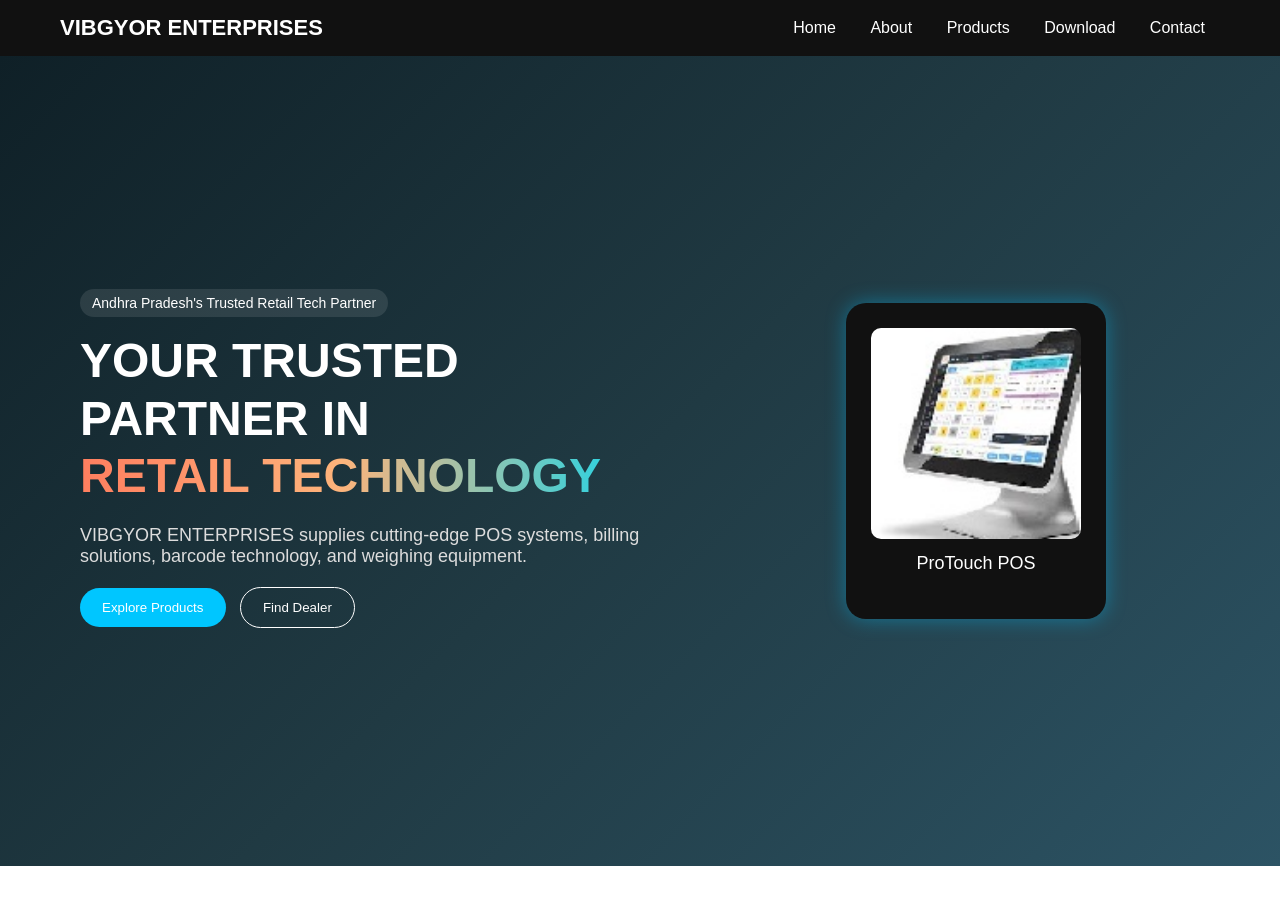
<file: index.html>
<!doctype html>
<html>
  <head>
    <title>VIBGYOR ENTERPRISES</title>
    <link rel="stylesheet" href="style.css" />
  </head>
  <body>
    <!-- NAVBAR -->
    <header class="navbar">
      <div class="logo">VIBGYOR ENTERPRISES</div>

      <nav>
        <a href="#" onclick="showSection('home')">Home</a>
        <a href="#" onclick="showSection('about')">About</a>
        <a href="#" onclick="showSection('products')">Products</a>
        <a href="#" onclick="showSection('download')">Download</a>
        <a href="#" onclick="showSection('contact')">Contact</a>
      </nav>
    </header>

    <!-- HERO -->
    <section id="home" class="hero">
      <div class="hero-left">
        <span class="tag">Andhra Pradesh's Trusted Retail Tech Partner</span>

        <h1>
          YOUR TRUSTED PARTNER IN <br />
          <span class="gradient-text">RETAIL TECHNOLOGY</span>
        </h1>

        <p>
          VIBGYOR ENTERPRISES supplies cutting-edge POS systems, billing
          solutions, barcode technology, and weighing equipment.
        </p>

        <div class="buttons">
          <button class="primary" onclick="showSection('products')">
            Explore Products
          </button>
          <button class="secondary" onclick="showSection('contact')">
            Find Dealer
          </button>
        </div>
      </div>

      <div class="hero-right">
        <div class="product-card">
          <img src="images/pos1.jpg" />
          <p>ProTouch POS</p>
        </div>
      </div>
    </section>

    <!-- ABOUT -->
    <section id="about">
      <h2>About Us</h2>
      <p>We provide high-quality POS and weighing machine solutions.</p>
    </section>

    <!-- PRODUCTS -->
    <section id="products">
      <h2>Our Products</h2>

      <div class="categories">
        <button onclick="showProducts('pos')">POS</button>
        <button onclick="showProducts('bill')">Bill Printers</button>
        <button onclick="showProducts('barcode')">Barcode Printers</button>
        <button onclick="showProducts('scanner')">Barcode Scanners</button>
        <button onclick="showProducts('weight')">Weigh Machines</button>
      </div>

      <div id="productDisplay"></div>
    </section>

    <!-- DOWNLOAD -->
    <section id="download">
      <h2>Downloads</h2>
      <p>Brochures coming soon.</p>
    </section>

    <!-- CONTACT -->
    <section id="contact">
      <h2>Dealer Locations</h2>

      <div class="dealers">
        <ul>
          <li>Vijayawada - S-Mani Systems</li>
          <li>Guntur - Bharat Weighing</li>
          <li>Vizag - Honnesha Solutions</li>
          <li>Rajahmundry - GK Technologies</li>
          <li>Ongole - RS Computers</li>
          <li>Tirupathi - RK Solutions</li>
          <li>Hyderabad - Coming Soon</li>
        </ul>
      </div>

      <div class="Reach out us at"></div>
      <h2>Vibgyor Contact Info</h2>
      <ul>
        <li>Mobile No: 999XXXXXXX</li>
        <li>Email us at XXXX@gmail.com</li>
      </ul>
    </section>

    <!-- LEAD POPUP -->
    <div id="mobilePopup" class="popup">
      <div class="popup-content">
        <h3>Enter Details</h3>

        <input type="text" id="mobileInput" placeholder="Mobile Number" />
        <input type="email" id="emailInput" placeholder="Email Address" />

        <button onclick="submitDetails()">Submit</button>
      </div>
    </div>

    <script src="script.js"></script>
  </body>
</html>
</file>
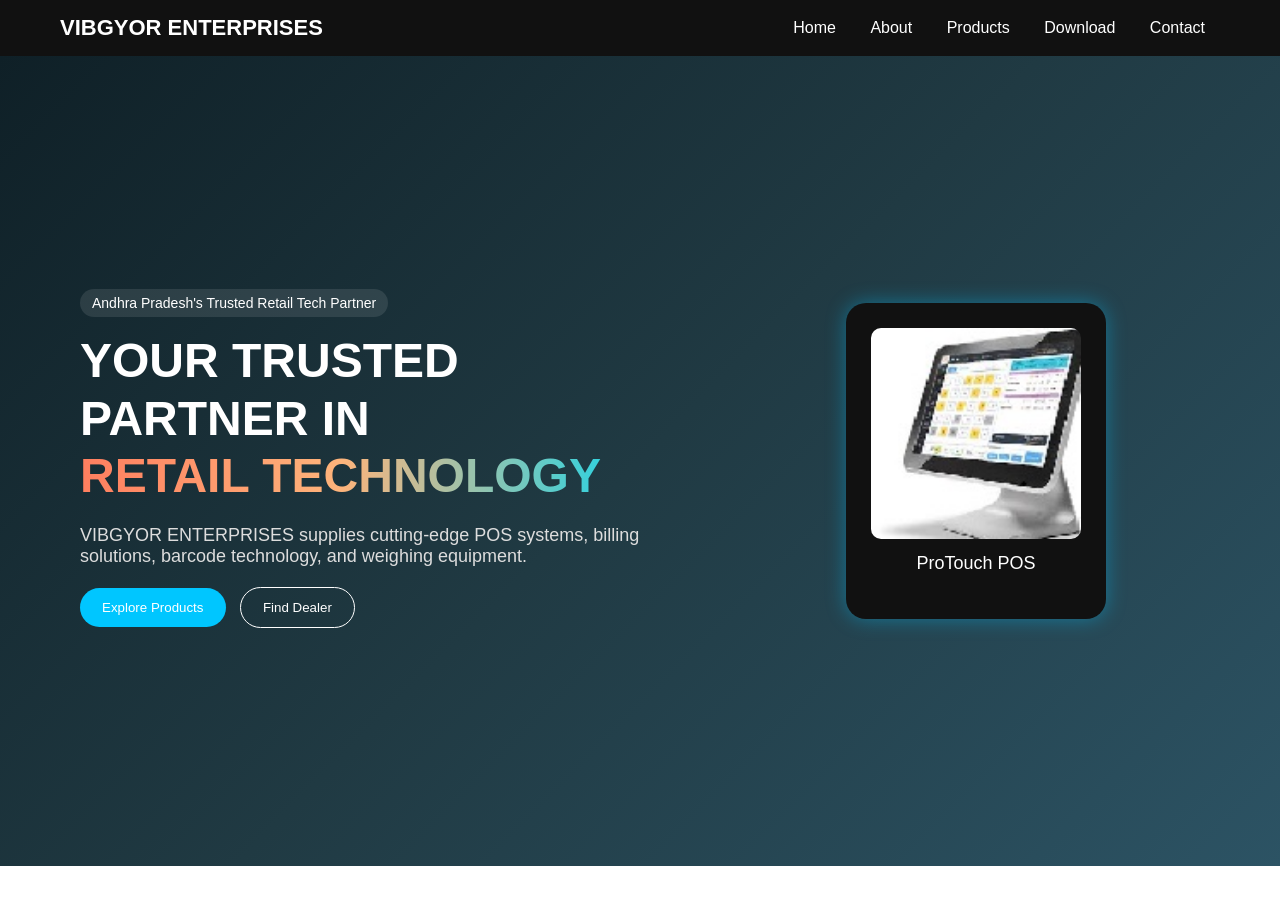
<file: frontend/index.html>
<!doctype html>
<html>
  <head>
    <title>VIBGYOR ENTERPRISES</title>
    <link rel="stylesheet" href="style.css" />
  </head>
  <body>
    <!-- NAVBAR -->
    <header class="navbar">
      <!--<div class="logo">VIBGYOR ENTERPRISES</div>-->
      <div class="logo" onclick="showSection('home')" style="cursor: pointer">
        VIBGYOR ENTERPRISES
      </div>

      <nav>
        <a href="#" onclick="showSection('home')">Home</a>
        <a href="#" onclick="showSection('about')">About</a>
        <a href="#" onclick="showSection('products')">Products</a>
        <a href="#" onclick="showSection('download')">Download</a>
        <a href="#" onclick="showSection('contact')">Contact</a>
        <!--<a href="#" onclick="showSection('home')">VIBGYOR ENTERPRISES</a>-->
      </nav>
    </header>

    <!-- HERO -->
    <section id="home" class="hero">
      <div class="hero-left">
        <span class="tag">Andhra Pradesh's Trusted Retail Tech Partner</span>

        <h1>
          YOUR TRUSTED PARTNER IN <br />
          <span class="gradient-text">RETAIL TECHNOLOGY</span>
        </h1>

        <p>
          VIBGYOR ENTERPRISES supplies cutting-edge POS systems, billing
          solutions, barcode technology, and weighing equipment.
        </p>

        <div class="buttons">
          <button class="primary" onclick="showSection('products')">
            Explore Products
          </button>
          <button class="secondary" onclick="showSection('contact')">
            Find Dealer
          </button>
        </div>
      </div>

      <div class="hero-right">
        <div class="product-card">
          <img src="images/pos1.jpg" />
          <p>ProTouch POS</p>
        </div>
      </div>
    </section>

    <!-- ABOUT -->
    <section id="about">
      <h2>About Us</h2>
      <p>We provide high-quality POS and weighing machine solutions.</p>
    </section>

    <!-- PRODUCTS -->
    <section id="products">
      <h2>Our Products</h2>

      <div class="categories">
        <button onclick="showProducts('pos')">POS</button>
        <button onclick="showProducts('bill')">Bill Printers</button>
        <button onclick="showProducts('barcode')">Barcode Printers</button>
        <button onclick="showProducts('scanner')">Barcode Scanners</button>
        <button onclick="showProducts('weight')">Weigh Machines</button>
      </div>

      <div id="productDisplay"></div>
    </section>

    <!-- DOWNLOAD -->
    <section id="download">
      <h2>Downloads</h2>
      <p>Brochures coming soon.</p>
    </section>

    <!-- CONTACT -->
    <section id="contact">
      <h2>Dealer Locations</h2>

      <div class="dealers">
        <ul>
          <li>Vijayawada - S-Mani Systems</li>
          <li>Guntur - Bharat Weighing</li>
          <li>Vizag - Honnesha Solutions</li>
          <li>Rajahmundry - GK Technologies</li>
          <li>Ongole - RS Computers</li>
          <li>Tirupathi - RK Solutions</li>
          <li>Hyderabad - Coming Soon</li>
        </ul>
      </div>

      <div class="Reach out us at"></div>
      <h2>Vibgyor Contact Info</h2>
      <ul>
        <li>Mobile No: 999XXXXXXX</li>
        <li>Email us at XXXX@gmail.com</li>
      </ul>
    </section>

    <!-- LEAD POPUP -->
    <div id="mobilePopup" class="popup">
      <div class="popup-content">
        <h3>Enter Details</h3>

        <input type="text" id="mobileInput" placeholder="Mobile Number" />
        <input type="email" id="emailInput" placeholder="Email Address" />

        <button onclick="submitDetails()">Submit</button>
      </div>
    </div>

    <script src="script.js"></script>
  </body>
</html>
</file>
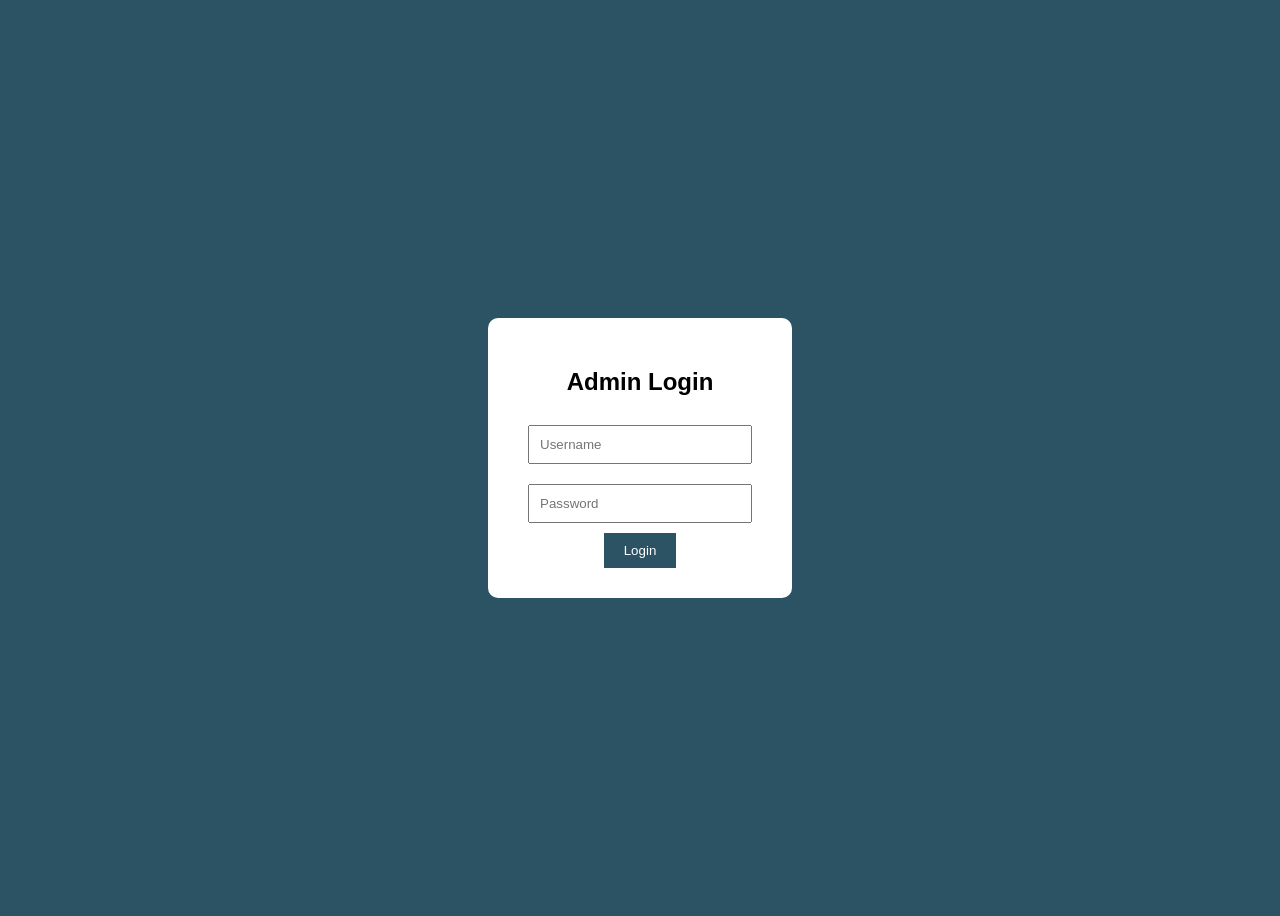
<file: frontend/admin.html>
<!doctype html>
<html>
  <head>
    <title>Admin Dashboard</title>
    <link rel="stylesheet" href="admin.css" />
  </head>
  <body>
    <h1>📊 Leads Dashboard</h1>

    <input
      type="text"
      id="search"
      placeholder="Search email/mobile..."
      onkeyup="filterLeads()"
    />

    <table id="leadsTable">
      <thead>
        <tr>
          <th>Mobile</th>
          <th>Email</th>
          <th>Date</th>
        </tr>
      </thead>
      <tbody></tbody>
    </table>
    <button onclick="logout()">Logout</button>
    <script src="admin.js"></script>
  </body>
</html>
</file>
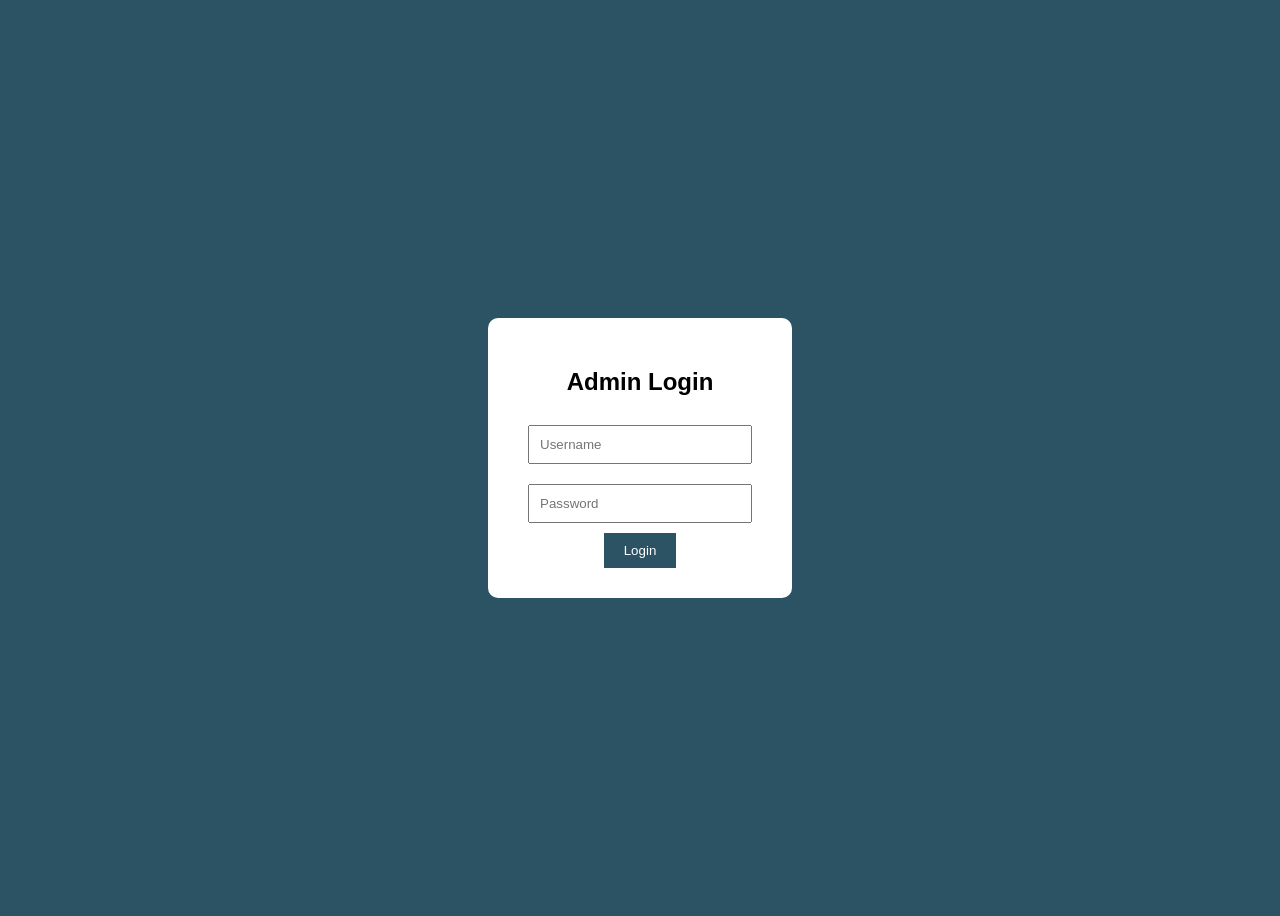
<file: frontend/login.html>
<!doctype html>
<html>
  <head>
    <title>Admin Login</title>
    <style>
      body {
        font-family: Arial;
        background: #2c5364;
        display: flex;
        justify-content: center;
        align-items: center;
        height: 100vh;
      }
      .box {
        background: white;
        padding: 30px;
        border-radius: 10px;
        text-align: center;
      }
      input {
        padding: 10px;
        margin: 10px;
        width: 200px;
      }
      button {
        padding: 10px 20px;
        background: #2c5364;
        color: white;
        border: none;
        cursor: pointer;
      }
    </style>
  </head>
  <body>
    <div class="box">
      <h2>Admin Login</h2>
      <input id="username" placeholder="Username" /><br />
      <input id="password" type="password" placeholder="Password" /><br />
      <button onclick="login()">Login</button>
    </div>

    <script>
      async function login() {
        let username = document.getElementById("username").value;
        let password = document.getElementById("password").value;

        let res = await fetch("https://vibgyorpage.onrender.com/adminLogin", {
          method: "POST",
          headers: {
            "Content-Type": "application/json",
          },
          body: JSON.stringify({ username, password }),
        });

        let data = await res.json();

        if (data.success) {
          localStorage.setItem("adminAuth", "true");
          window.location.href = "admin.html";
        } else {
          alert("Invalid credentials");
        }
      }
    </script>
  </body>
</html>
</file>
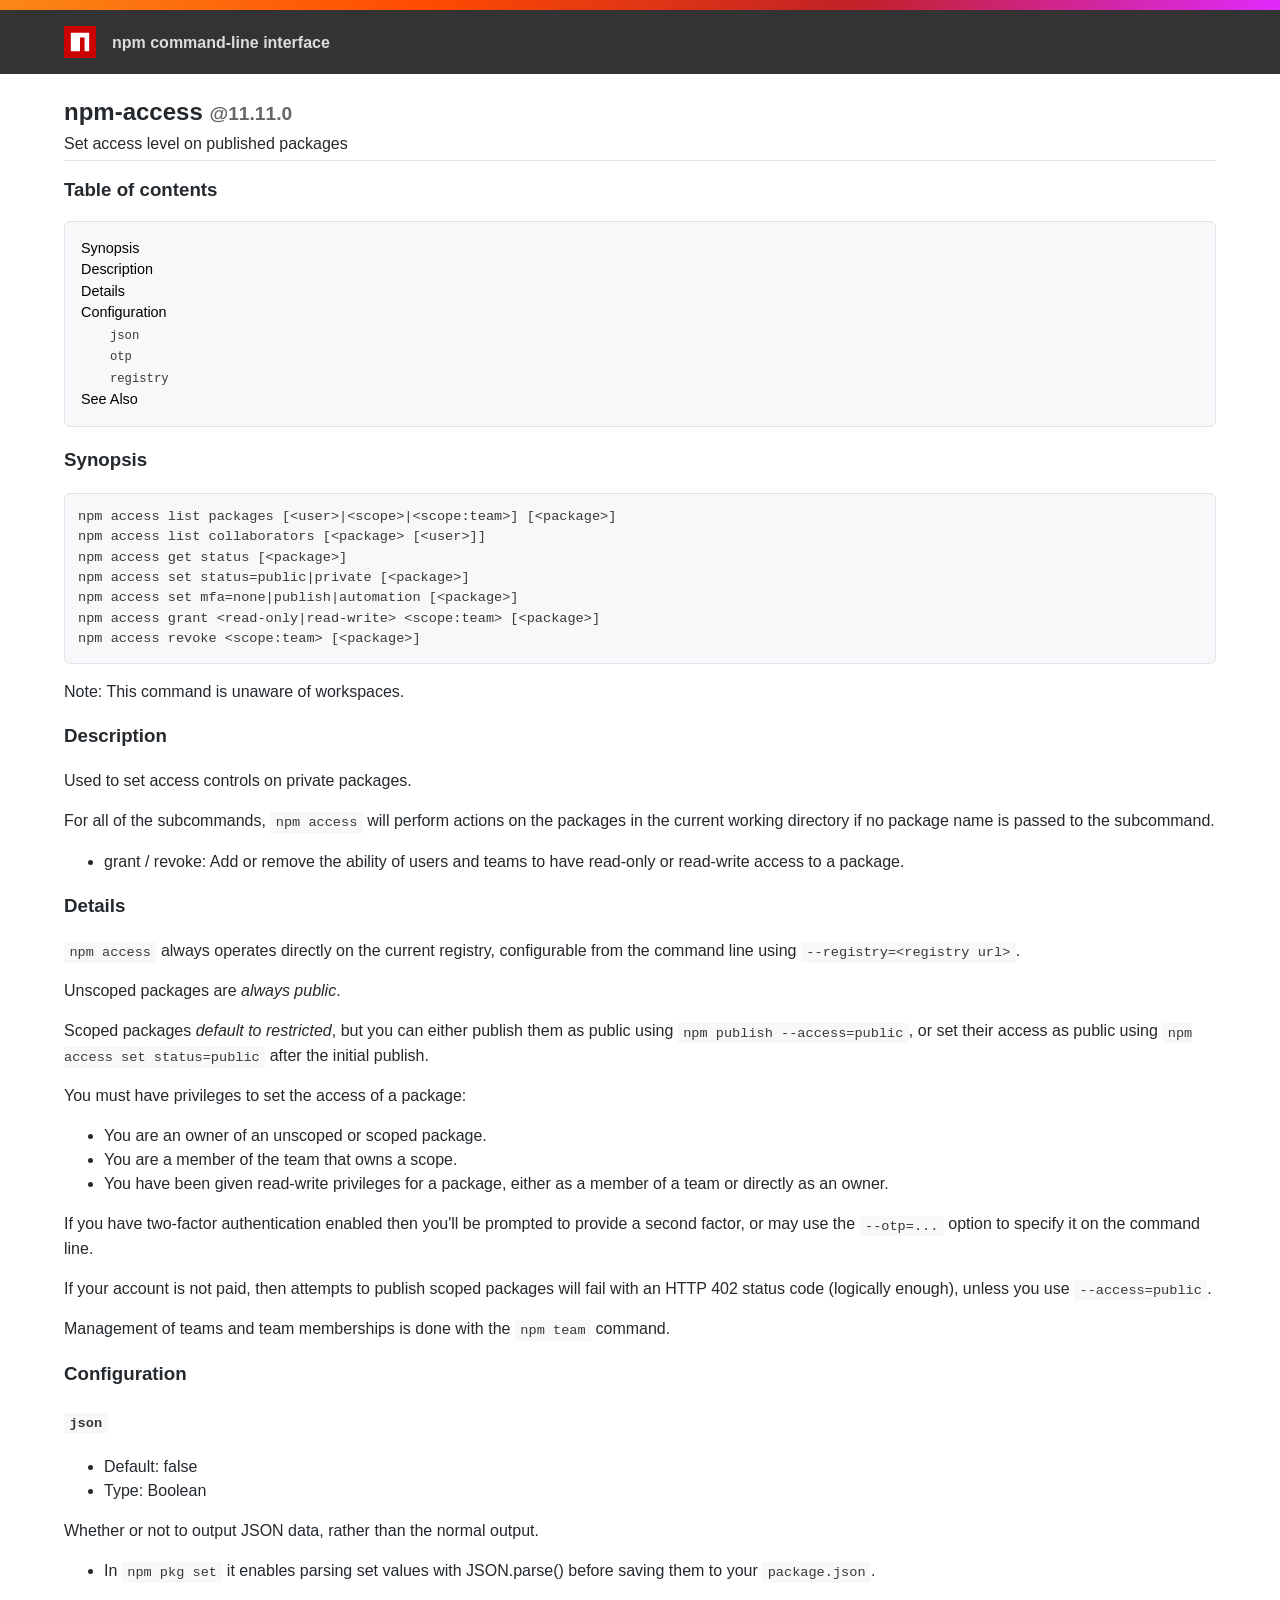
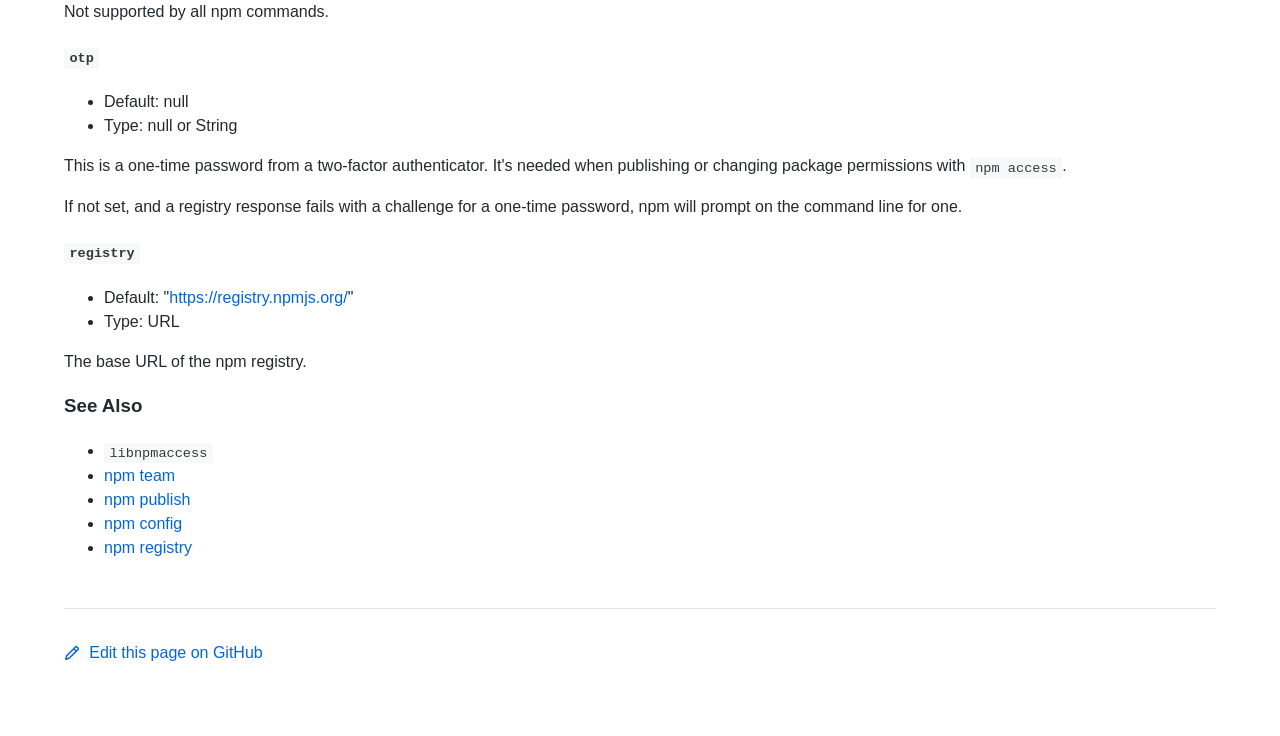
<file: Nodejs/node_modules/npm/docs/output/commands/npm-access.html>
<!DOCTYPE html><html><head>
<meta charset="utf-8">
<title>npm-access</title>
<style>
body {
    background-color: #ffffff;
    color: #24292e;

    margin: 0;

    line-height: 1.5;

    font-family: -apple-system, BlinkMacSystemFont, "Segoe UI", Helvetica, Arial, sans-serif, "Apple Color Emoji", "Segoe UI Emoji";
}
#rainbar {
    height: 10px;
    background-image: linear-gradient(139deg, #fb8817, #ff4b01, #c12127, #e02aff);
}

a {
    text-decoration: none;
    color: #0366d6;
}
a:hover {
    text-decoration: underline;
}

pre {
    margin: 1em 0px;
    padding: 1em;
    border: solid 1px #e1e4e8;
    border-radius: 6px;

    display: block;
    overflow: auto;

    white-space: pre;

    background-color: #f6f8fa;
    color: #393a34;
}
code {
    font-family: SFMono-Regular, Consolas, "Liberation Mono", Menlo, Courier, monospace;
    font-size: 85%;
    padding: 0.2em 0.4em;
    background-color: #f6f8fa;
    color: #393a34;
}
pre > code {
    padding: 0;
    background-color: inherit;
    color: inherit;
}
h1, h2, h3 {
    font-weight: 600;
}

#logobar {
    background-color: #333333;
    margin: 0 auto;
    padding: 1em 4em;
}
#logobar .logo {
    float: left;
}
#logobar .title {
    font-weight: 600;
    color: #dddddd;
    float: left;
    margin: 5px 0 0 1em;
}
#logobar:after {
    content: "";
    display: block;
    clear: both;
}

#content {
    margin: 0 auto;
    padding: 0 4em;
}

#table_of_contents > h2 {
    font-size: 1.17em;
}
#table_of_contents ul:first-child {
    border: solid 1px #e1e4e8;
    border-radius: 6px;
    padding: 1em;
    background-color: #f6f8fa;
    color: #393a34;
}
#table_of_contents ul {
    list-style-type: none;
    padding-left: 1.5em;
}
#table_of_contents li {
    font-size: 0.9em;
}
#table_of_contents li a {
    color: #000000;
}

header.title {
    border-bottom: solid 1px #e1e4e8;
}
header.title > h1 {
    margin-bottom: 0.25em;
}
header.title > .description {
    display: block;
    margin-bottom: 0.5em;
    line-height: 1;
}

header.title .version {
    font-size: 0.8em;
    color: #666666;
}

footer#edit {
    border-top: solid 1px #e1e4e8;
    margin: 3em 0 4em 0;
    padding-top: 2em;
}

table {
    width: 100%;
    margin: 1em 0;
    border-radius: 6px;
    border: 1px solid #e1e4e8;
    overflow: hidden;
    border-collapse: separate;
    border-spacing: 0;
}

table thead {
    background-color: #f6f8fa;
}

table tbody {
    background-color: #ffffff;
}

table th,
table td {
    padding: 0.75em;
    text-align: left;
    border-right: 1px solid #e1e4e8;
    border-bottom: 1px solid #e1e4e8;
}

table th:last-child,
table td:last-child {
    border-right: none;
}

table tbody tr:last-child td {
    border-bottom: none;
}

table th {
    font-weight: 600;
    background-color: #f6f8fa;
}

table code {
    white-space: nowrap;
}

</style>
</head>
<body>
<div id="banner">
<div id="rainbar"></div>
<div id="logobar">
<svg class="logo" role="img" height="32" width="32" viewBox="0 0 700 700">
<polygon fill="#cb0000" points="0,700 700,700 700,0 0,0"></polygon>
<polygon fill="#ffffff" points="150,550 350,550 350,250 450,250 450,550 550,550 550,150 150,150"></polygon>
</svg>
<div class="title">
npm command-line interface
</div>
</div>
</div>

<section id="content">
<header class="title">
<h1 id="----npm-access----11110">
    <span>npm-access</span>
    <span class="version">@11.11.0</span>
</h1>
<span class="description">Set access level on published packages</span>
</header>

<section id="table_of_contents">
<h2 id="table-of-contents">Table of contents</h2>
<div id="_table_of_contents"><ul><li><a href="#synopsis">Synopsis</a></li><li><a href="#description">Description</a></li><li><a href="#details">Details</a></li><li><a href="#configuration">Configuration</a></li><ul><li><a href="#json"><code>json</code></a></li><li><a href="#otp"><code>otp</code></a></li><li><a href="#registry"><code>registry</code></a></li></ul><li><a href="#see-also">See Also</a></li></ul></div>
</section>

<div id="_content"><h3 id="synopsis">Synopsis</h3>
<pre><code class="language-bash">npm access list packages [&lt;user&gt;|&lt;scope&gt;|&lt;scope:team&gt;] [&lt;package&gt;]
npm access list collaborators [&lt;package&gt; [&lt;user&gt;]]
npm access get status [&lt;package&gt;]
npm access set status=public|private [&lt;package&gt;]
npm access set mfa=none|publish|automation [&lt;package&gt;]
npm access grant &lt;read-only|read-write&gt; &lt;scope:team&gt; [&lt;package&gt;]
npm access revoke &lt;scope:team&gt; [&lt;package&gt;]
</code></pre>
<p>Note: This command is unaware of workspaces.</p>
<h3 id="description">Description</h3>
<p>Used to set access controls on private packages.</p>
<p>For all of the subcommands, <code>npm access</code> will perform actions on the packages in the current working directory if no package name is passed to the subcommand.</p>
<ul>
<li>grant / revoke:
Add or remove the ability of users and teams to have read-only or read-write access to a package.</li>
</ul>
<h3 id="details">Details</h3>
<p><code>npm access</code> always operates directly on the current registry, configurable from the command line using <code>--registry=&lt;registry url&gt;</code>.</p>
<p>Unscoped packages are <em>always public</em>.</p>
<p>Scoped packages <em>default to restricted</em>, but you can either publish them as public using <code>npm publish --access=public</code>, or set their access as public using <code>npm access set status=public</code> after the initial publish.</p>
<p>You must have privileges to set the access of a package:</p>
<ul>
<li>You are an owner of an unscoped or scoped package.</li>
<li>You are a member of the team that owns a scope.</li>
<li>You have been given read-write privileges for a package, either as a member of a team or directly as an owner.</li>
</ul>
<p>If you have two-factor authentication enabled then you'll be prompted to provide a second factor, or may use the <code>--otp=...</code> option to specify it on the command line.</p>
<p>If your account is not paid, then attempts to publish scoped packages will fail with an HTTP 402 status code (logically enough), unless you use
<code>--access=public</code>.</p>
<p>Management of teams and team memberships is done with the <code>npm team</code> command.</p>
<h3 id="configuration">Configuration</h3>
<h4 id="json"><code>json</code></h4>
<ul>
<li>Default: false</li>
<li>Type: Boolean</li>
</ul>
<p>Whether or not to output JSON data, rather than the normal output.</p>
<ul>
<li>In <code>npm pkg set</code> it enables parsing set values with JSON.parse() before
saving them to your <code>package.json</code>.</li>
</ul>
<p>Not supported by all npm commands.</p>
<h4 id="otp"><code>otp</code></h4>
<ul>
<li>Default: null</li>
<li>Type: null or String</li>
</ul>
<p>This is a one-time password from a two-factor authenticator. It's needed
when publishing or changing package permissions with <code>npm access</code>.</p>
<p>If not set, and a registry response fails with a challenge for a one-time
password, npm will prompt on the command line for one.</p>
<h4 id="registry"><code>registry</code></h4>
<ul>
<li>Default: "<a href="https://registry.npmjs.org/">https://registry.npmjs.org/</a>"</li>
<li>Type: URL</li>
</ul>
<p>The base URL of the npm registry.</p>
<h3 id="see-also">See Also</h3>
<ul>
<li><a href="https://npm.im/libnpmaccess"><code>libnpmaccess</code></a></li>
<li><a href="../commands/npm-team.html">npm team</a></li>
<li><a href="../commands/npm-publish.html">npm publish</a></li>
<li><a href="../commands/npm-config.html">npm config</a></li>
<li><a href="../using-npm/registry.html">npm registry</a></li>
</ul></div>

<footer id="edit">
<a href="https://github.com/npm/cli/edit/latest/docs/lib/content/commands/npm-access.md">
<svg role="img" viewBox="0 0 16 16" width="16" height="16" fill="currentcolor" style="vertical-align: text-bottom; margin-right: 0.3em;">
<path fill-rule="evenodd" d="M11.013 1.427a1.75 1.75 0 012.474 0l1.086 1.086a1.75 1.75 0 010 2.474l-8.61 8.61c-.21.21-.47.364-.756.445l-3.251.93a.75.75 0 01-.927-.928l.929-3.25a1.75 1.75 0 01.445-.758l8.61-8.61zm1.414 1.06a.25.25 0 00-.354 0L10.811 3.75l1.439 1.44 1.263-1.263a.25.25 0 000-.354l-1.086-1.086zM11.189 6.25L9.75 4.81l-6.286 6.287a.25.25 0 00-.064.108l-.558 1.953 1.953-.558a.249.249 0 00.108-.064l6.286-6.286z"></path>
</svg>
Edit this page on GitHub
</a>
</footer>
</section>



</body></html>
</file>
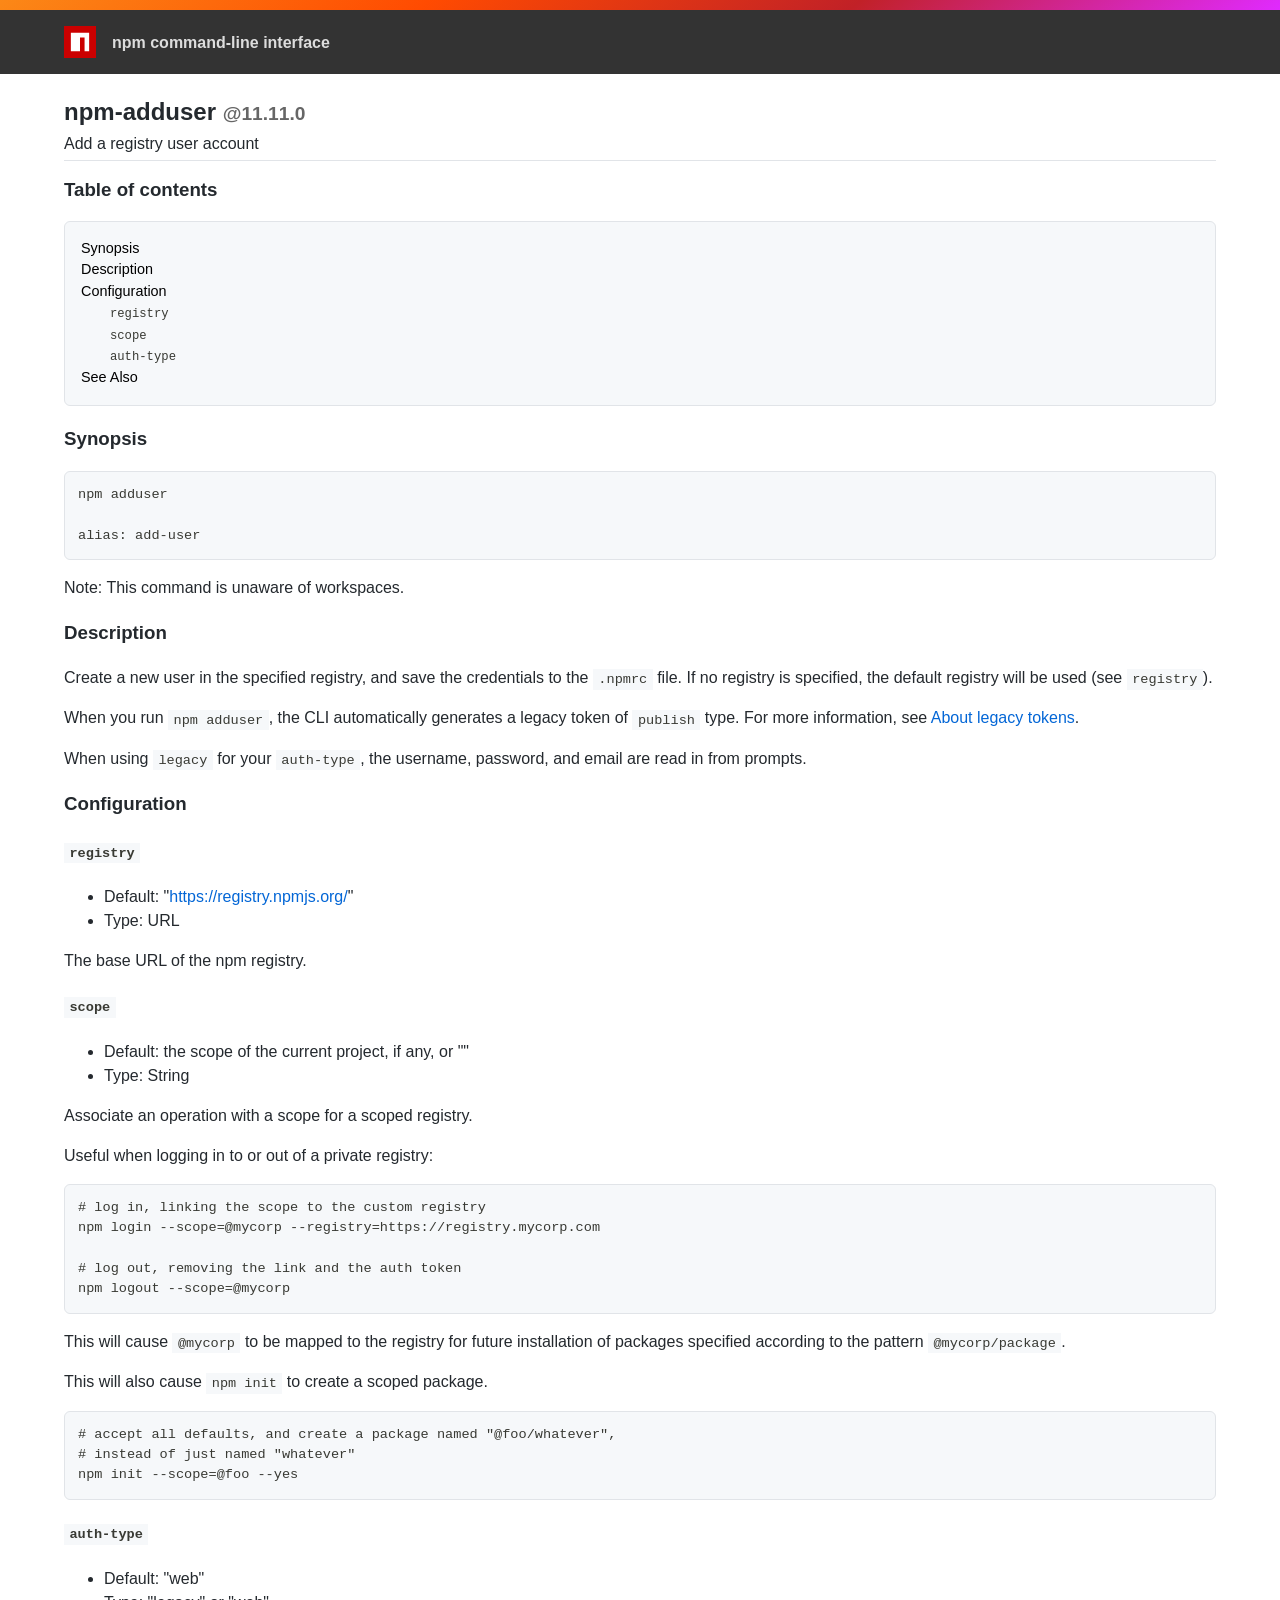
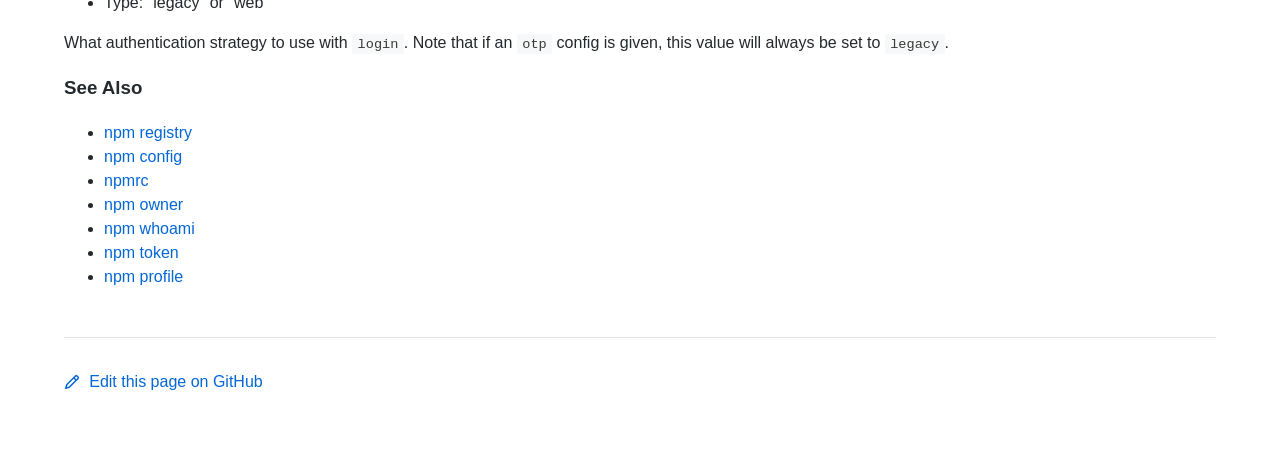
<file: Nodejs/node_modules/npm/docs/output/commands/npm-adduser.html>
<!DOCTYPE html><html><head>
<meta charset="utf-8">
<title>npm-adduser</title>
<style>
body {
    background-color: #ffffff;
    color: #24292e;

    margin: 0;

    line-height: 1.5;

    font-family: -apple-system, BlinkMacSystemFont, "Segoe UI", Helvetica, Arial, sans-serif, "Apple Color Emoji", "Segoe UI Emoji";
}
#rainbar {
    height: 10px;
    background-image: linear-gradient(139deg, #fb8817, #ff4b01, #c12127, #e02aff);
}

a {
    text-decoration: none;
    color: #0366d6;
}
a:hover {
    text-decoration: underline;
}

pre {
    margin: 1em 0px;
    padding: 1em;
    border: solid 1px #e1e4e8;
    border-radius: 6px;

    display: block;
    overflow: auto;

    white-space: pre;

    background-color: #f6f8fa;
    color: #393a34;
}
code {
    font-family: SFMono-Regular, Consolas, "Liberation Mono", Menlo, Courier, monospace;
    font-size: 85%;
    padding: 0.2em 0.4em;
    background-color: #f6f8fa;
    color: #393a34;
}
pre > code {
    padding: 0;
    background-color: inherit;
    color: inherit;
}
h1, h2, h3 {
    font-weight: 600;
}

#logobar {
    background-color: #333333;
    margin: 0 auto;
    padding: 1em 4em;
}
#logobar .logo {
    float: left;
}
#logobar .title {
    font-weight: 600;
    color: #dddddd;
    float: left;
    margin: 5px 0 0 1em;
}
#logobar:after {
    content: "";
    display: block;
    clear: both;
}

#content {
    margin: 0 auto;
    padding: 0 4em;
}

#table_of_contents > h2 {
    font-size: 1.17em;
}
#table_of_contents ul:first-child {
    border: solid 1px #e1e4e8;
    border-radius: 6px;
    padding: 1em;
    background-color: #f6f8fa;
    color: #393a34;
}
#table_of_contents ul {
    list-style-type: none;
    padding-left: 1.5em;
}
#table_of_contents li {
    font-size: 0.9em;
}
#table_of_contents li a {
    color: #000000;
}

header.title {
    border-bottom: solid 1px #e1e4e8;
}
header.title > h1 {
    margin-bottom: 0.25em;
}
header.title > .description {
    display: block;
    margin-bottom: 0.5em;
    line-height: 1;
}

header.title .version {
    font-size: 0.8em;
    color: #666666;
}

footer#edit {
    border-top: solid 1px #e1e4e8;
    margin: 3em 0 4em 0;
    padding-top: 2em;
}

table {
    width: 100%;
    margin: 1em 0;
    border-radius: 6px;
    border: 1px solid #e1e4e8;
    overflow: hidden;
    border-collapse: separate;
    border-spacing: 0;
}

table thead {
    background-color: #f6f8fa;
}

table tbody {
    background-color: #ffffff;
}

table th,
table td {
    padding: 0.75em;
    text-align: left;
    border-right: 1px solid #e1e4e8;
    border-bottom: 1px solid #e1e4e8;
}

table th:last-child,
table td:last-child {
    border-right: none;
}

table tbody tr:last-child td {
    border-bottom: none;
}

table th {
    font-weight: 600;
    background-color: #f6f8fa;
}

table code {
    white-space: nowrap;
}

</style>
</head>
<body>
<div id="banner">
<div id="rainbar"></div>
<div id="logobar">
<svg class="logo" role="img" height="32" width="32" viewBox="0 0 700 700">
<polygon fill="#cb0000" points="0,700 700,700 700,0 0,0"></polygon>
<polygon fill="#ffffff" points="150,550 350,550 350,250 450,250 450,550 550,550 550,150 150,150"></polygon>
</svg>
<div class="title">
npm command-line interface
</div>
</div>
</div>

<section id="content">
<header class="title">
<h1 id="----npm-adduser----11110">
    <span>npm-adduser</span>
    <span class="version">@11.11.0</span>
</h1>
<span class="description">Add a registry user account</span>
</header>

<section id="table_of_contents">
<h2 id="table-of-contents">Table of contents</h2>
<div id="_table_of_contents"><ul><li><a href="#synopsis">Synopsis</a></li><li><a href="#description">Description</a></li><li><a href="#configuration">Configuration</a></li><ul><li><a href="#registry"><code>registry</code></a></li><li><a href="#scope"><code>scope</code></a></li><li><a href="#auth-type"><code>auth-type</code></a></li></ul><li><a href="#see-also">See Also</a></li></ul></div>
</section>

<div id="_content"><h3 id="synopsis">Synopsis</h3>
<pre><code class="language-bash">npm adduser

alias: add-user
</code></pre>
<p>Note: This command is unaware of workspaces.</p>
<h3 id="description">Description</h3>
<p>Create a new user in the specified registry, and save the credentials to the <code>.npmrc</code> file.
If no registry is specified, the default registry will be used (see <a href="../using-npm/registry.html"><code>registry</code></a>).</p>
<p>When you run <code>npm adduser</code>, the CLI automatically generates a legacy token of <code>publish</code> type.
For more information, see <a href="../about-access-tokens#about-legacy-tokens.html">About legacy tokens</a>.</p>
<p>When using <code>legacy</code> for your <code>auth-type</code>, the username, password, and email are read in from prompts.</p>
<h3 id="configuration">Configuration</h3>
<h4 id="registry"><code>registry</code></h4>
<ul>
<li>Default: "<a href="https://registry.npmjs.org/">https://registry.npmjs.org/</a>"</li>
<li>Type: URL</li>
</ul>
<p>The base URL of the npm registry.</p>
<h4 id="scope"><code>scope</code></h4>
<ul>
<li>Default: the scope of the current project, if any, or ""</li>
<li>Type: String</li>
</ul>
<p>Associate an operation with a scope for a scoped registry.</p>
<p>Useful when logging in to or out of a private registry:</p>
<pre><code># log in, linking the scope to the custom registry
npm login --scope=@mycorp --registry=https://registry.mycorp.com

# log out, removing the link and the auth token
npm logout --scope=@mycorp
</code></pre>
<p>This will cause <code>@mycorp</code> to be mapped to the registry for future
installation of packages specified according to the pattern
<code>@mycorp/package</code>.</p>
<p>This will also cause <code>npm init</code> to create a scoped package.</p>
<pre><code># accept all defaults, and create a package named "@foo/whatever",
# instead of just named "whatever"
npm init --scope=@foo --yes
</code></pre>
<h4 id="auth-type"><code>auth-type</code></h4>
<ul>
<li>Default: "web"</li>
<li>Type: "legacy" or "web"</li>
</ul>
<p>What authentication strategy to use with <code>login</code>. Note that if an <code>otp</code>
config is given, this value will always be set to <code>legacy</code>.</p>
<h3 id="see-also">See Also</h3>
<ul>
<li><a href="../using-npm/registry.html">npm registry</a></li>
<li><a href="../commands/npm-config.html">npm config</a></li>
<li><a href="../configuring-npm/npmrc.html">npmrc</a></li>
<li><a href="../commands/npm-owner.html">npm owner</a></li>
<li><a href="../commands/npm-whoami.html">npm whoami</a></li>
<li><a href="../commands/npm-token.html">npm token</a></li>
<li><a href="../commands/npm-profile.html">npm profile</a></li>
</ul></div>

<footer id="edit">
<a href="https://github.com/npm/cli/edit/latest/docs/lib/content/commands/npm-adduser.md">
<svg role="img" viewBox="0 0 16 16" width="16" height="16" fill="currentcolor" style="vertical-align: text-bottom; margin-right: 0.3em;">
<path fill-rule="evenodd" d="M11.013 1.427a1.75 1.75 0 012.474 0l1.086 1.086a1.75 1.75 0 010 2.474l-8.61 8.61c-.21.21-.47.364-.756.445l-3.251.93a.75.75 0 01-.927-.928l.929-3.25a1.75 1.75 0 01.445-.758l8.61-8.61zm1.414 1.06a.25.25 0 00-.354 0L10.811 3.75l1.439 1.44 1.263-1.263a.25.25 0 000-.354l-1.086-1.086zM11.189 6.25L9.75 4.81l-6.286 6.287a.25.25 0 00-.064.108l-.558 1.953 1.953-.558a.249.249 0 00.108-.064l6.286-6.286z"></path>
</svg>
Edit this page on GitHub
</a>
</footer>
</section>



</body></html>
</file>
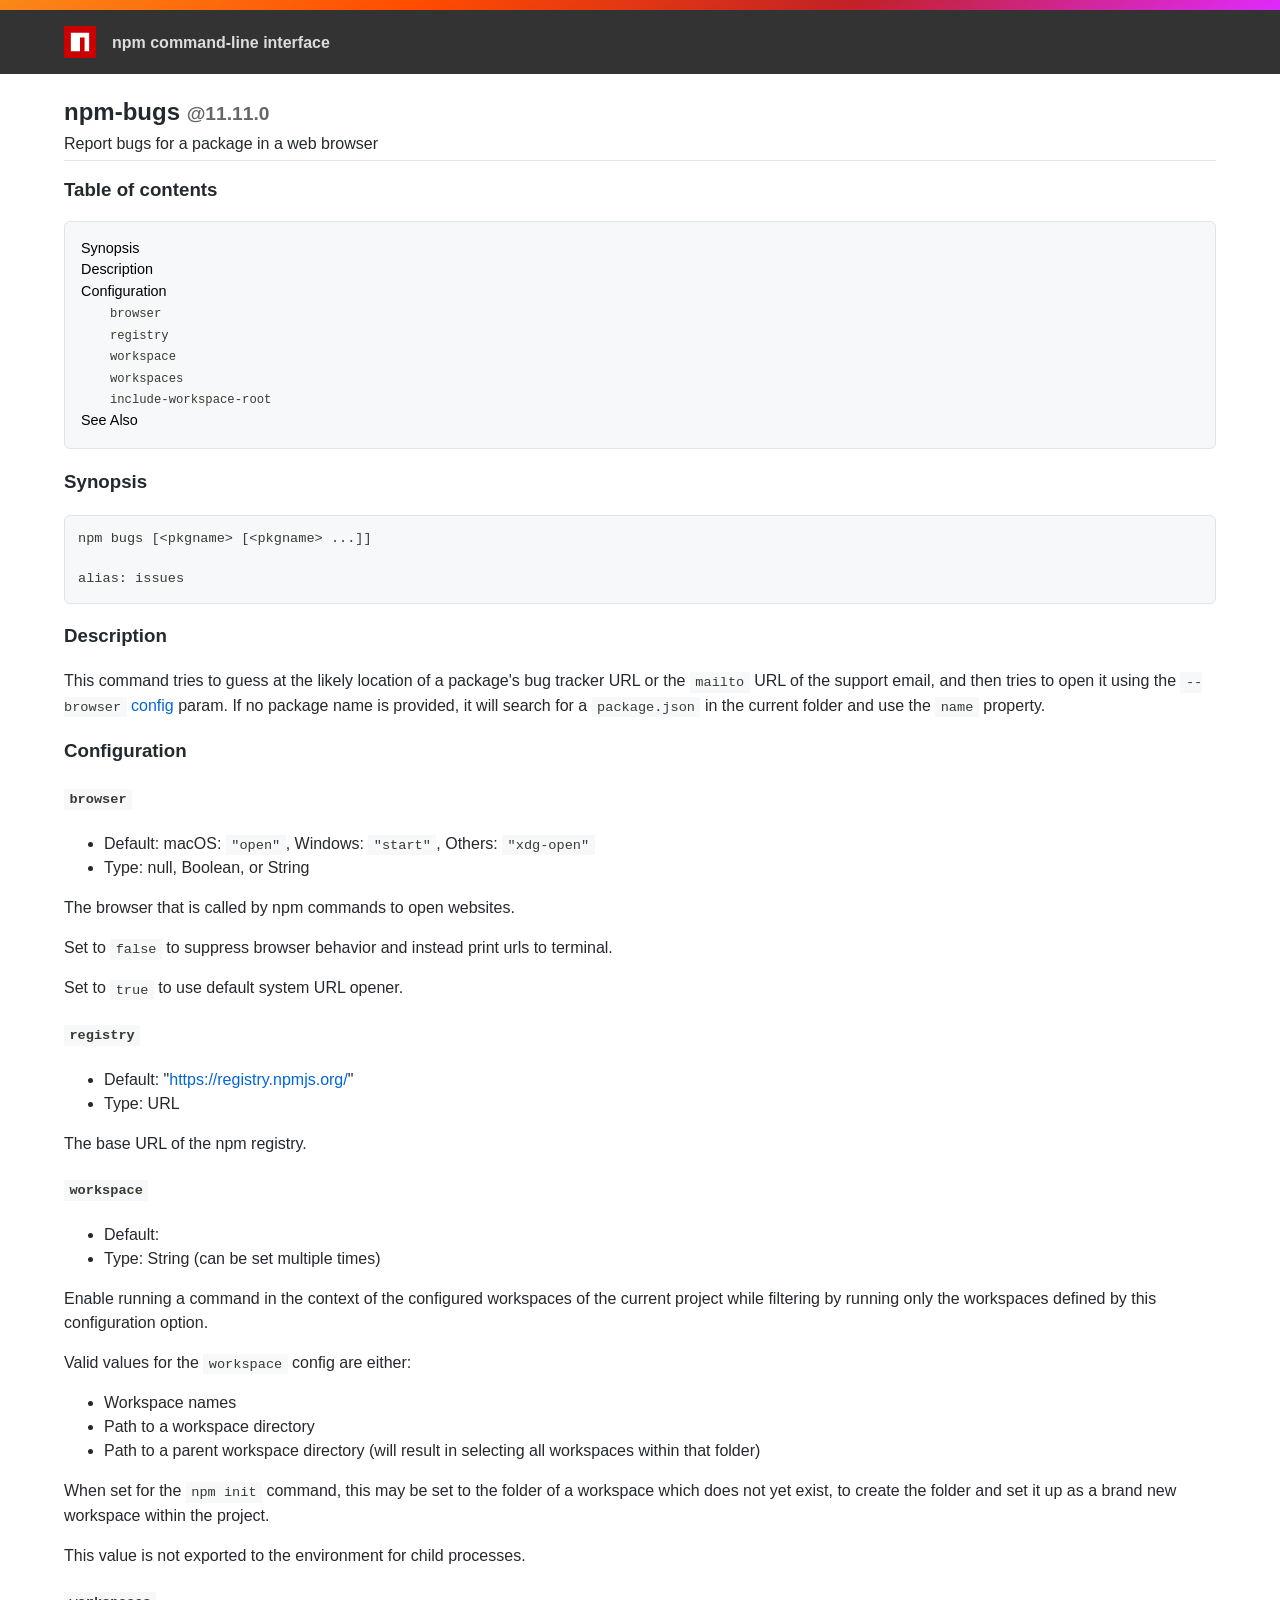
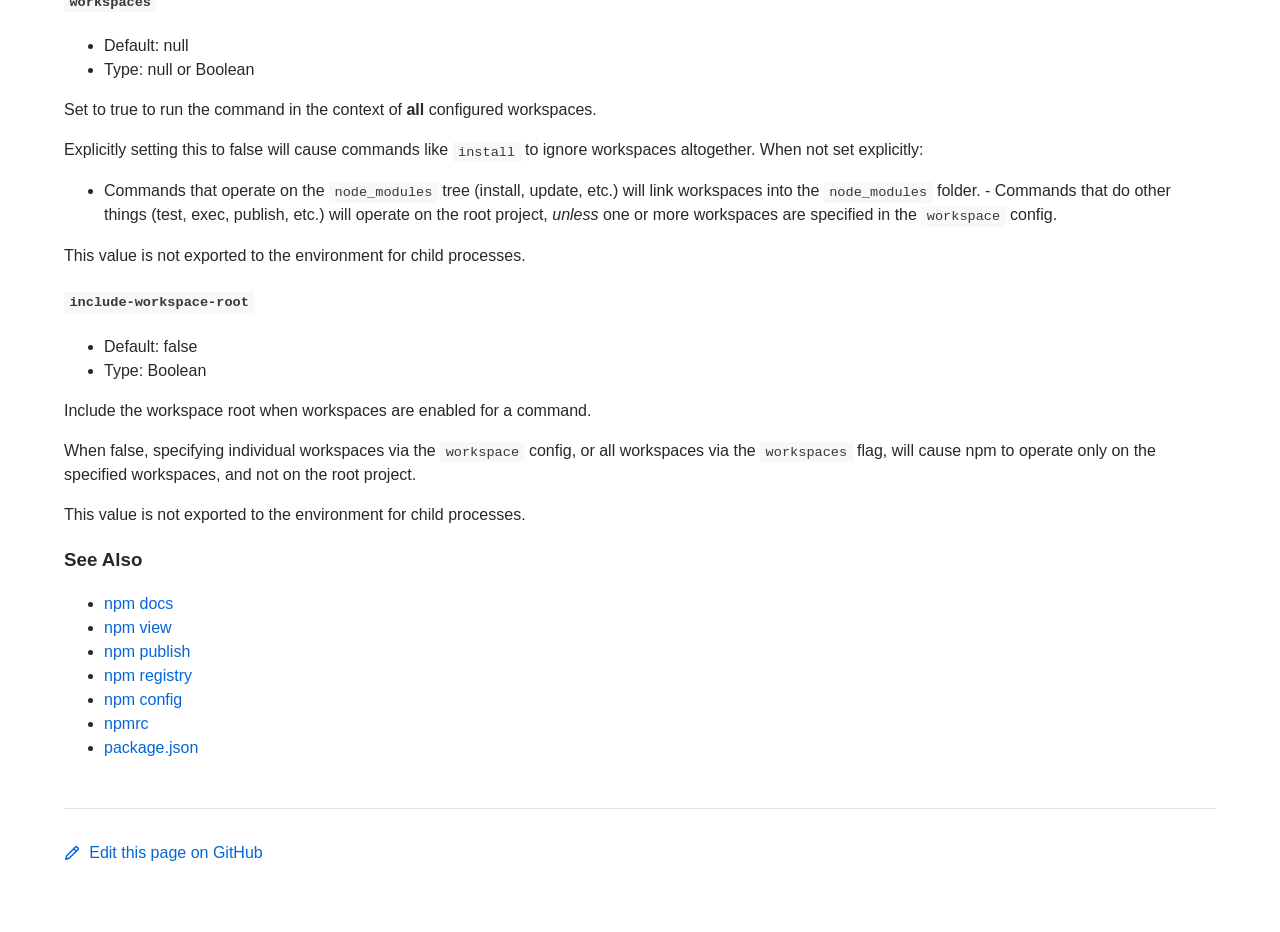
<file: Nodejs/node_modules/npm/docs/output/commands/npm-bugs.html>
<!DOCTYPE html><html><head>
<meta charset="utf-8">
<title>npm-bugs</title>
<style>
body {
    background-color: #ffffff;
    color: #24292e;

    margin: 0;

    line-height: 1.5;

    font-family: -apple-system, BlinkMacSystemFont, "Segoe UI", Helvetica, Arial, sans-serif, "Apple Color Emoji", "Segoe UI Emoji";
}
#rainbar {
    height: 10px;
    background-image: linear-gradient(139deg, #fb8817, #ff4b01, #c12127, #e02aff);
}

a {
    text-decoration: none;
    color: #0366d6;
}
a:hover {
    text-decoration: underline;
}

pre {
    margin: 1em 0px;
    padding: 1em;
    border: solid 1px #e1e4e8;
    border-radius: 6px;

    display: block;
    overflow: auto;

    white-space: pre;

    background-color: #f6f8fa;
    color: #393a34;
}
code {
    font-family: SFMono-Regular, Consolas, "Liberation Mono", Menlo, Courier, monospace;
    font-size: 85%;
    padding: 0.2em 0.4em;
    background-color: #f6f8fa;
    color: #393a34;
}
pre > code {
    padding: 0;
    background-color: inherit;
    color: inherit;
}
h1, h2, h3 {
    font-weight: 600;
}

#logobar {
    background-color: #333333;
    margin: 0 auto;
    padding: 1em 4em;
}
#logobar .logo {
    float: left;
}
#logobar .title {
    font-weight: 600;
    color: #dddddd;
    float: left;
    margin: 5px 0 0 1em;
}
#logobar:after {
    content: "";
    display: block;
    clear: both;
}

#content {
    margin: 0 auto;
    padding: 0 4em;
}

#table_of_contents > h2 {
    font-size: 1.17em;
}
#table_of_contents ul:first-child {
    border: solid 1px #e1e4e8;
    border-radius: 6px;
    padding: 1em;
    background-color: #f6f8fa;
    color: #393a34;
}
#table_of_contents ul {
    list-style-type: none;
    padding-left: 1.5em;
}
#table_of_contents li {
    font-size: 0.9em;
}
#table_of_contents li a {
    color: #000000;
}

header.title {
    border-bottom: solid 1px #e1e4e8;
}
header.title > h1 {
    margin-bottom: 0.25em;
}
header.title > .description {
    display: block;
    margin-bottom: 0.5em;
    line-height: 1;
}

header.title .version {
    font-size: 0.8em;
    color: #666666;
}

footer#edit {
    border-top: solid 1px #e1e4e8;
    margin: 3em 0 4em 0;
    padding-top: 2em;
}

table {
    width: 100%;
    margin: 1em 0;
    border-radius: 6px;
    border: 1px solid #e1e4e8;
    overflow: hidden;
    border-collapse: separate;
    border-spacing: 0;
}

table thead {
    background-color: #f6f8fa;
}

table tbody {
    background-color: #ffffff;
}

table th,
table td {
    padding: 0.75em;
    text-align: left;
    border-right: 1px solid #e1e4e8;
    border-bottom: 1px solid #e1e4e8;
}

table th:last-child,
table td:last-child {
    border-right: none;
}

table tbody tr:last-child td {
    border-bottom: none;
}

table th {
    font-weight: 600;
    background-color: #f6f8fa;
}

table code {
    white-space: nowrap;
}

</style>
</head>
<body>
<div id="banner">
<div id="rainbar"></div>
<div id="logobar">
<svg class="logo" role="img" height="32" width="32" viewBox="0 0 700 700">
<polygon fill="#cb0000" points="0,700 700,700 700,0 0,0"></polygon>
<polygon fill="#ffffff" points="150,550 350,550 350,250 450,250 450,550 550,550 550,150 150,150"></polygon>
</svg>
<div class="title">
npm command-line interface
</div>
</div>
</div>

<section id="content">
<header class="title">
<h1 id="----npm-bugs----11110">
    <span>npm-bugs</span>
    <span class="version">@11.11.0</span>
</h1>
<span class="description">Report bugs for a package in a web browser</span>
</header>

<section id="table_of_contents">
<h2 id="table-of-contents">Table of contents</h2>
<div id="_table_of_contents"><ul><li><a href="#synopsis">Synopsis</a></li><li><a href="#description">Description</a></li><li><a href="#configuration">Configuration</a></li><ul><li><a href="#browser"><code>browser</code></a></li><li><a href="#registry"><code>registry</code></a></li><li><a href="#workspace"><code>workspace</code></a></li><li><a href="#workspaces"><code>workspaces</code></a></li><li><a href="#include-workspace-root"><code>include-workspace-root</code></a></li></ul><li><a href="#see-also">See Also</a></li></ul></div>
</section>

<div id="_content"><h3 id="synopsis">Synopsis</h3>
<pre><code class="language-bash">npm bugs [&lt;pkgname&gt; [&lt;pkgname&gt; ...]]

alias: issues
</code></pre>
<h3 id="description">Description</h3>
<p>This command tries to guess at the likely location of a package's bug tracker URL or the <code>mailto</code> URL of the support email, and then tries to open it using the <a href="../using-npm/config#browser.html"><code>--browser</code> config</a> param.
If no package name is provided, it will search for a <code>package.json</code> in the current folder and use the <code>name</code> property.</p>
<h3 id="configuration">Configuration</h3>
<h4 id="browser"><code>browser</code></h4>
<ul>
<li>Default: macOS: <code>"open"</code>, Windows: <code>"start"</code>, Others: <code>"xdg-open"</code></li>
<li>Type: null, Boolean, or String</li>
</ul>
<p>The browser that is called by npm commands to open websites.</p>
<p>Set to <code>false</code> to suppress browser behavior and instead print urls to
terminal.</p>
<p>Set to <code>true</code> to use default system URL opener.</p>
<h4 id="registry"><code>registry</code></h4>
<ul>
<li>Default: "<a href="https://registry.npmjs.org/">https://registry.npmjs.org/</a>"</li>
<li>Type: URL</li>
</ul>
<p>The base URL of the npm registry.</p>
<h4 id="workspace"><code>workspace</code></h4>
<ul>
<li>Default:</li>
<li>Type: String (can be set multiple times)</li>
</ul>
<p>Enable running a command in the context of the configured workspaces of the
current project while filtering by running only the workspaces defined by
this configuration option.</p>
<p>Valid values for the <code>workspace</code> config are either:</p>
<ul>
<li>Workspace names</li>
<li>Path to a workspace directory</li>
<li>Path to a parent workspace directory (will result in selecting all
workspaces within that folder)</li>
</ul>
<p>When set for the <code>npm init</code> command, this may be set to the folder of a
workspace which does not yet exist, to create the folder and set it up as a
brand new workspace within the project.</p>
<p>This value is not exported to the environment for child processes.</p>
<h4 id="workspaces"><code>workspaces</code></h4>
<ul>
<li>Default: null</li>
<li>Type: null or Boolean</li>
</ul>
<p>Set to true to run the command in the context of <strong>all</strong> configured
workspaces.</p>
<p>Explicitly setting this to false will cause commands like <code>install</code> to
ignore workspaces altogether. When not set explicitly:</p>
<ul>
<li>Commands that operate on the <code>node_modules</code> tree (install, update, etc.)
will link workspaces into the <code>node_modules</code> folder. - Commands that do
other things (test, exec, publish, etc.) will operate on the root project,
<em>unless</em> one or more workspaces are specified in the <code>workspace</code> config.</li>
</ul>
<p>This value is not exported to the environment for child processes.</p>
<h4 id="include-workspace-root"><code>include-workspace-root</code></h4>
<ul>
<li>Default: false</li>
<li>Type: Boolean</li>
</ul>
<p>Include the workspace root when workspaces are enabled for a command.</p>
<p>When false, specifying individual workspaces via the <code>workspace</code> config, or
all workspaces via the <code>workspaces</code> flag, will cause npm to operate only on
the specified workspaces, and not on the root project.</p>
<p>This value is not exported to the environment for child processes.</p>
<h3 id="see-also">See Also</h3>
<ul>
<li><a href="../commands/npm-docs.html">npm docs</a></li>
<li><a href="../commands/npm-view.html">npm view</a></li>
<li><a href="../commands/npm-publish.html">npm publish</a></li>
<li><a href="../using-npm/registry.html">npm registry</a></li>
<li><a href="../commands/npm-config.html">npm config</a></li>
<li><a href="../configuring-npm/npmrc.html">npmrc</a></li>
<li><a href="../configuring-npm/package-json.html">package.json</a></li>
</ul></div>

<footer id="edit">
<a href="https://github.com/npm/cli/edit/latest/docs/lib/content/commands/npm-bugs.md">
<svg role="img" viewBox="0 0 16 16" width="16" height="16" fill="currentcolor" style="vertical-align: text-bottom; margin-right: 0.3em;">
<path fill-rule="evenodd" d="M11.013 1.427a1.75 1.75 0 012.474 0l1.086 1.086a1.75 1.75 0 010 2.474l-8.61 8.61c-.21.21-.47.364-.756.445l-3.251.93a.75.75 0 01-.927-.928l.929-3.25a1.75 1.75 0 01.445-.758l8.61-8.61zm1.414 1.06a.25.25 0 00-.354 0L10.811 3.75l1.439 1.44 1.263-1.263a.25.25 0 000-.354l-1.086-1.086zM11.189 6.25L9.75 4.81l-6.286 6.287a.25.25 0 00-.064.108l-.558 1.953 1.953-.558a.249.249 0 00.108-.064l6.286-6.286z"></path>
</svg>
Edit this page on GitHub
</a>
</footer>
</section>



</body></html>
</file>
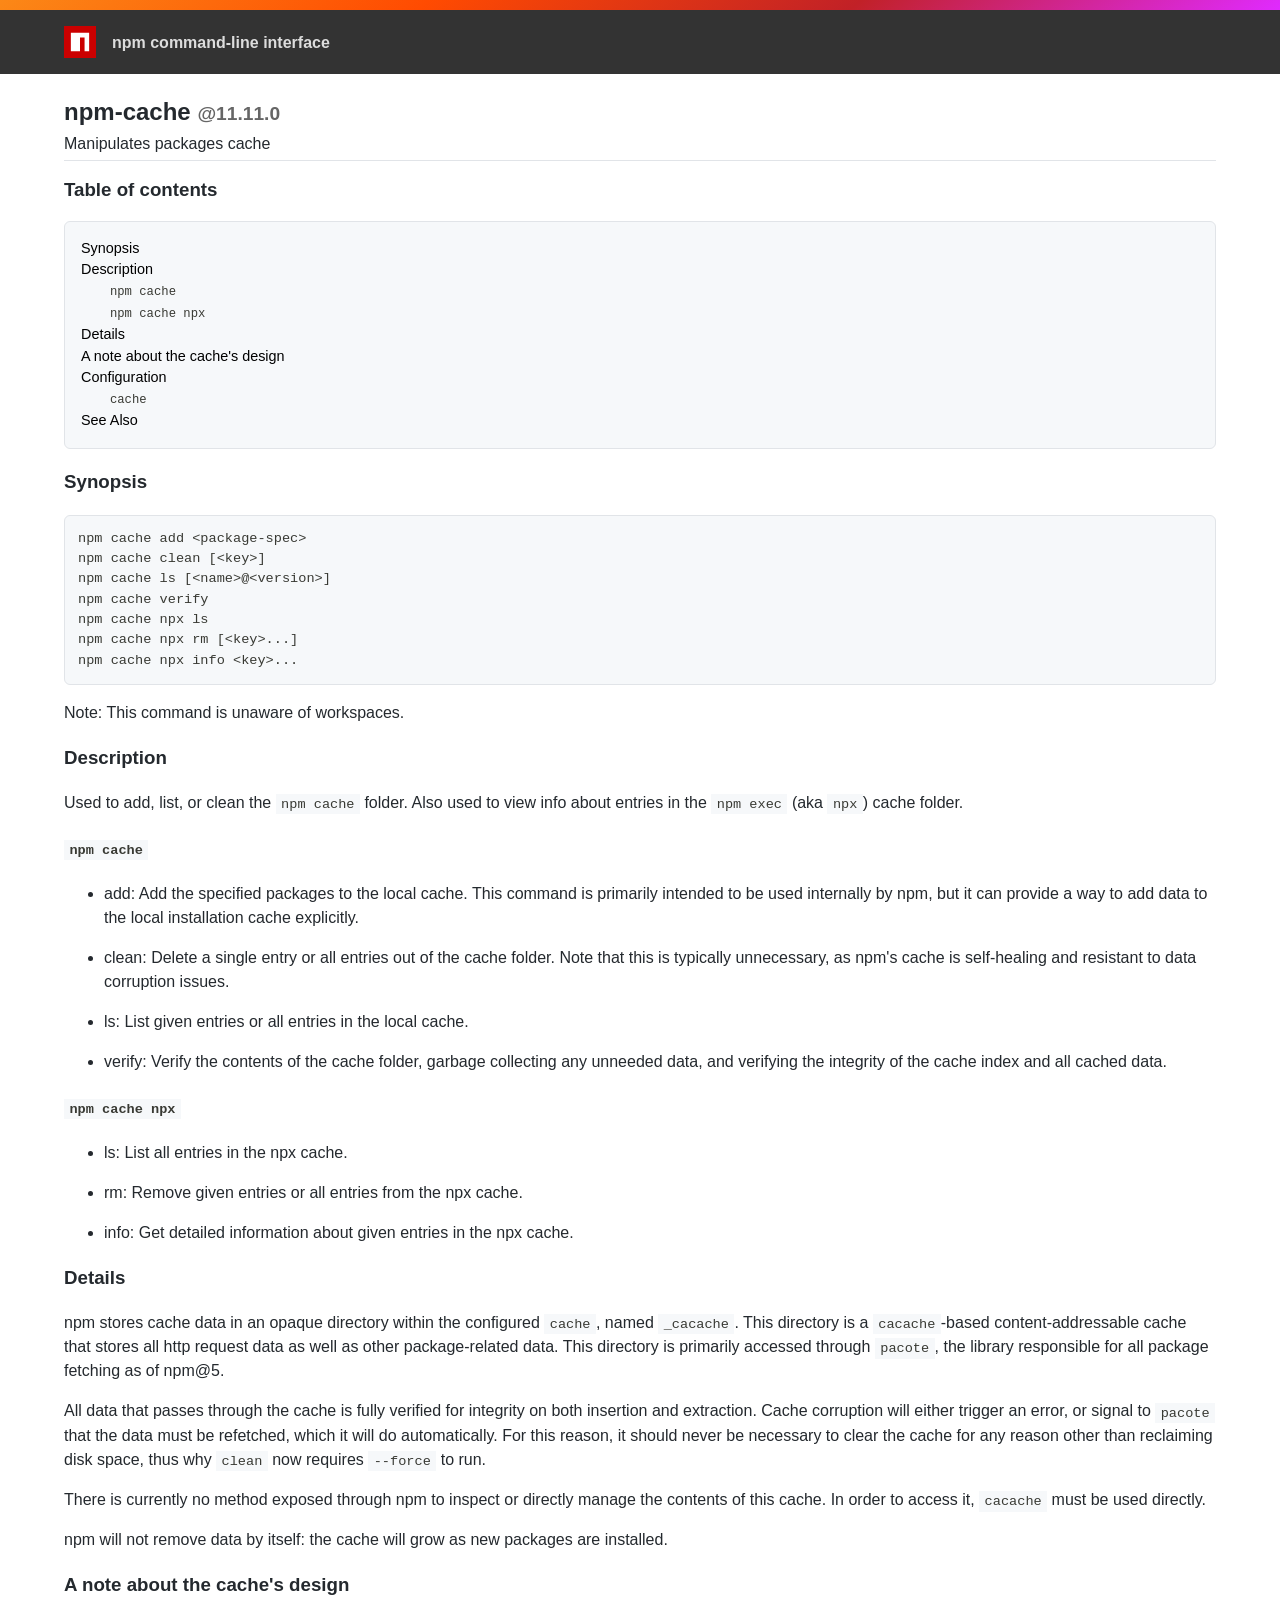
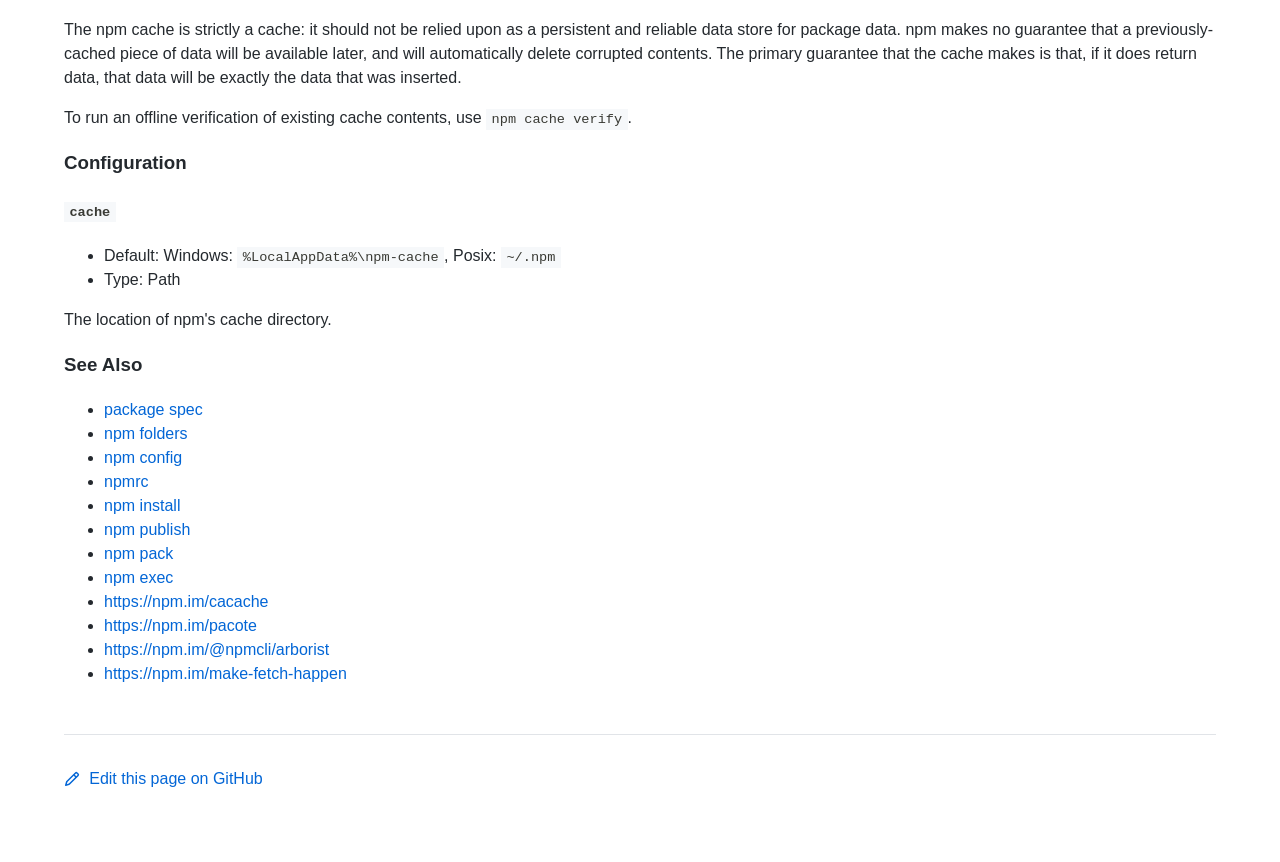
<file: Nodejs/node_modules/npm/docs/output/commands/npm-cache.html>
<!DOCTYPE html><html><head>
<meta charset="utf-8">
<title>npm-cache</title>
<style>
body {
    background-color: #ffffff;
    color: #24292e;

    margin: 0;

    line-height: 1.5;

    font-family: -apple-system, BlinkMacSystemFont, "Segoe UI", Helvetica, Arial, sans-serif, "Apple Color Emoji", "Segoe UI Emoji";
}
#rainbar {
    height: 10px;
    background-image: linear-gradient(139deg, #fb8817, #ff4b01, #c12127, #e02aff);
}

a {
    text-decoration: none;
    color: #0366d6;
}
a:hover {
    text-decoration: underline;
}

pre {
    margin: 1em 0px;
    padding: 1em;
    border: solid 1px #e1e4e8;
    border-radius: 6px;

    display: block;
    overflow: auto;

    white-space: pre;

    background-color: #f6f8fa;
    color: #393a34;
}
code {
    font-family: SFMono-Regular, Consolas, "Liberation Mono", Menlo, Courier, monospace;
    font-size: 85%;
    padding: 0.2em 0.4em;
    background-color: #f6f8fa;
    color: #393a34;
}
pre > code {
    padding: 0;
    background-color: inherit;
    color: inherit;
}
h1, h2, h3 {
    font-weight: 600;
}

#logobar {
    background-color: #333333;
    margin: 0 auto;
    padding: 1em 4em;
}
#logobar .logo {
    float: left;
}
#logobar .title {
    font-weight: 600;
    color: #dddddd;
    float: left;
    margin: 5px 0 0 1em;
}
#logobar:after {
    content: "";
    display: block;
    clear: both;
}

#content {
    margin: 0 auto;
    padding: 0 4em;
}

#table_of_contents > h2 {
    font-size: 1.17em;
}
#table_of_contents ul:first-child {
    border: solid 1px #e1e4e8;
    border-radius: 6px;
    padding: 1em;
    background-color: #f6f8fa;
    color: #393a34;
}
#table_of_contents ul {
    list-style-type: none;
    padding-left: 1.5em;
}
#table_of_contents li {
    font-size: 0.9em;
}
#table_of_contents li a {
    color: #000000;
}

header.title {
    border-bottom: solid 1px #e1e4e8;
}
header.title > h1 {
    margin-bottom: 0.25em;
}
header.title > .description {
    display: block;
    margin-bottom: 0.5em;
    line-height: 1;
}

header.title .version {
    font-size: 0.8em;
    color: #666666;
}

footer#edit {
    border-top: solid 1px #e1e4e8;
    margin: 3em 0 4em 0;
    padding-top: 2em;
}

table {
    width: 100%;
    margin: 1em 0;
    border-radius: 6px;
    border: 1px solid #e1e4e8;
    overflow: hidden;
    border-collapse: separate;
    border-spacing: 0;
}

table thead {
    background-color: #f6f8fa;
}

table tbody {
    background-color: #ffffff;
}

table th,
table td {
    padding: 0.75em;
    text-align: left;
    border-right: 1px solid #e1e4e8;
    border-bottom: 1px solid #e1e4e8;
}

table th:last-child,
table td:last-child {
    border-right: none;
}

table tbody tr:last-child td {
    border-bottom: none;
}

table th {
    font-weight: 600;
    background-color: #f6f8fa;
}

table code {
    white-space: nowrap;
}

</style>
</head>
<body>
<div id="banner">
<div id="rainbar"></div>
<div id="logobar">
<svg class="logo" role="img" height="32" width="32" viewBox="0 0 700 700">
<polygon fill="#cb0000" points="0,700 700,700 700,0 0,0"></polygon>
<polygon fill="#ffffff" points="150,550 350,550 350,250 450,250 450,550 550,550 550,150 150,150"></polygon>
</svg>
<div class="title">
npm command-line interface
</div>
</div>
</div>

<section id="content">
<header class="title">
<h1 id="----npm-cache----11110">
    <span>npm-cache</span>
    <span class="version">@11.11.0</span>
</h1>
<span class="description">Manipulates packages cache</span>
</header>

<section id="table_of_contents">
<h2 id="table-of-contents">Table of contents</h2>
<div id="_table_of_contents"><ul><li><a href="#synopsis">Synopsis</a></li><li><a href="#description">Description</a></li><ul><li><a href="#npm-cache"><code>npm cache</code></a></li><li><a href="#npm-cache-npx"><code>npm cache npx</code></a></li></ul><li><a href="#details">Details</a></li><li><a href="#a-note-about-the-caches-design">A note about the cache's design</a></li><li><a href="#configuration">Configuration</a></li><ul><li><a href="#cache"><code>cache</code></a></li></ul><li><a href="#see-also">See Also</a></li></ul></div>
</section>

<div id="_content"><h3 id="synopsis">Synopsis</h3>
<pre><code class="language-bash">npm cache add &lt;package-spec&gt;
npm cache clean [&lt;key&gt;]
npm cache ls [&lt;name&gt;@&lt;version&gt;]
npm cache verify
npm cache npx ls
npm cache npx rm [&lt;key&gt;...]
npm cache npx info &lt;key&gt;...
</code></pre>
<p>Note: This command is unaware of workspaces.</p>
<h3 id="description">Description</h3>
<p>Used to add, list, or clean the <code>npm cache</code> folder.
Also used to view info about entries in the <code>npm exec</code> (aka <code>npx</code>) cache folder.</p>
<h4 id="npm-cache"><code>npm cache</code></h4>
<ul>
<li>
<p>add:
Add the specified packages to the local cache.
This command is primarily intended to be used internally by npm, but it can provide a way to add data to the local installation cache explicitly.</p>
</li>
<li>
<p>clean:
Delete a single entry or all entries out of the cache folder.
Note that this is typically unnecessary, as npm's cache is self-healing and resistant to data corruption issues.</p>
</li>
<li>
<p>ls:
List given entries or all entries in the local cache.</p>
</li>
<li>
<p>verify:
Verify the contents of the cache folder, garbage collecting any unneeded data, and verifying the integrity of the cache index and all cached data.</p>
</li>
</ul>
<h4 id="npm-cache-npx"><code>npm cache npx</code></h4>
<ul>
<li>
<p>ls:
List all entries in the npx cache.</p>
</li>
<li>
<p>rm:
Remove given entries or all entries from the npx cache.</p>
</li>
<li>
<p>info:
Get detailed information about given entries in the npx cache.</p>
</li>
</ul>
<h3 id="details">Details</h3>
<p>npm stores cache data in an opaque directory within the configured <code>cache</code>, named <code>_cacache</code>.
This directory is a <a href="http://npm.im/cacache"><code>cacache</code></a>-based content-addressable cache that stores all http request data as well as other package-related data.
This directory is primarily accessed through <code>pacote</code>, the library responsible for all package fetching as of npm@5.</p>
<p>All data that passes through the cache is fully verified for integrity on both insertion and extraction.
Cache corruption will either trigger an error, or signal to <code>pacote</code> that the data must be refetched, which it will do automatically.
For this reason, it should never be necessary to clear the cache for any reason other than reclaiming disk space, thus why <code>clean</code> now requires <code>--force</code> to run.</p>
<p>There is currently no method exposed through npm to inspect or directly manage the contents of this cache.
In order to access it, <code>cacache</code> must be used directly.</p>
<p>npm will not remove data by itself: the cache will grow as new packages are installed.</p>
<h3 id="a-note-about-the-caches-design">A note about the cache's design</h3>
<p>The npm cache is strictly a cache: it should not be relied upon as a persistent and reliable data store for package data.
npm makes no guarantee that a previously-cached piece of data will be available later, and will automatically delete corrupted contents.
The primary guarantee that the cache makes is that, if it does return data, that data will be exactly the data that was inserted.</p>
<p>To run an offline verification of existing cache contents, use <code>npm cache verify</code>.</p>
<h3 id="configuration">Configuration</h3>
<h4 id="cache"><code>cache</code></h4>
<ul>
<li>Default: Windows: <code>%LocalAppData%\npm-cache</code>, Posix: <code>~/.npm</code></li>
<li>Type: Path</li>
</ul>
<p>The location of npm's cache directory.</p>
<h3 id="see-also">See Also</h3>
<ul>
<li><a href="../using-npm/package-spec.html">package spec</a></li>
<li><a href="../configuring-npm/folders.html">npm folders</a></li>
<li><a href="../commands/npm-config.html">npm config</a></li>
<li><a href="../configuring-npm/npmrc.html">npmrc</a></li>
<li><a href="../commands/npm-install.html">npm install</a></li>
<li><a href="../commands/npm-publish.html">npm publish</a></li>
<li><a href="../commands/npm-pack.html">npm pack</a></li>
<li><a href="../commands/npm-exec.html">npm exec</a></li>
<li><a href="https://npm.im/cacache">https://npm.im/cacache</a></li>
<li><a href="https://npm.im/pacote">https://npm.im/pacote</a></li>
<li><a href="https://npm.im/@npmcli/arborist">https://npm.im/@npmcli/arborist</a></li>
<li><a href="https://npm.im/make-fetch-happen">https://npm.im/make-fetch-happen</a></li>
</ul></div>

<footer id="edit">
<a href="https://github.com/npm/cli/edit/latest/docs/lib/content/commands/npm-cache.md">
<svg role="img" viewBox="0 0 16 16" width="16" height="16" fill="currentcolor" style="vertical-align: text-bottom; margin-right: 0.3em;">
<path fill-rule="evenodd" d="M11.013 1.427a1.75 1.75 0 012.474 0l1.086 1.086a1.75 1.75 0 010 2.474l-8.61 8.61c-.21.21-.47.364-.756.445l-3.251.93a.75.75 0 01-.927-.928l.929-3.25a1.75 1.75 0 01.445-.758l8.61-8.61zm1.414 1.06a.25.25 0 00-.354 0L10.811 3.75l1.439 1.44 1.263-1.263a.25.25 0 000-.354l-1.086-1.086zM11.189 6.25L9.75 4.81l-6.286 6.287a.25.25 0 00-.064.108l-.558 1.953 1.953-.558a.249.249 0 00.108-.064l6.286-6.286z"></path>
</svg>
Edit this page on GitHub
</a>
</footer>
</section>



</body></html>
</file>
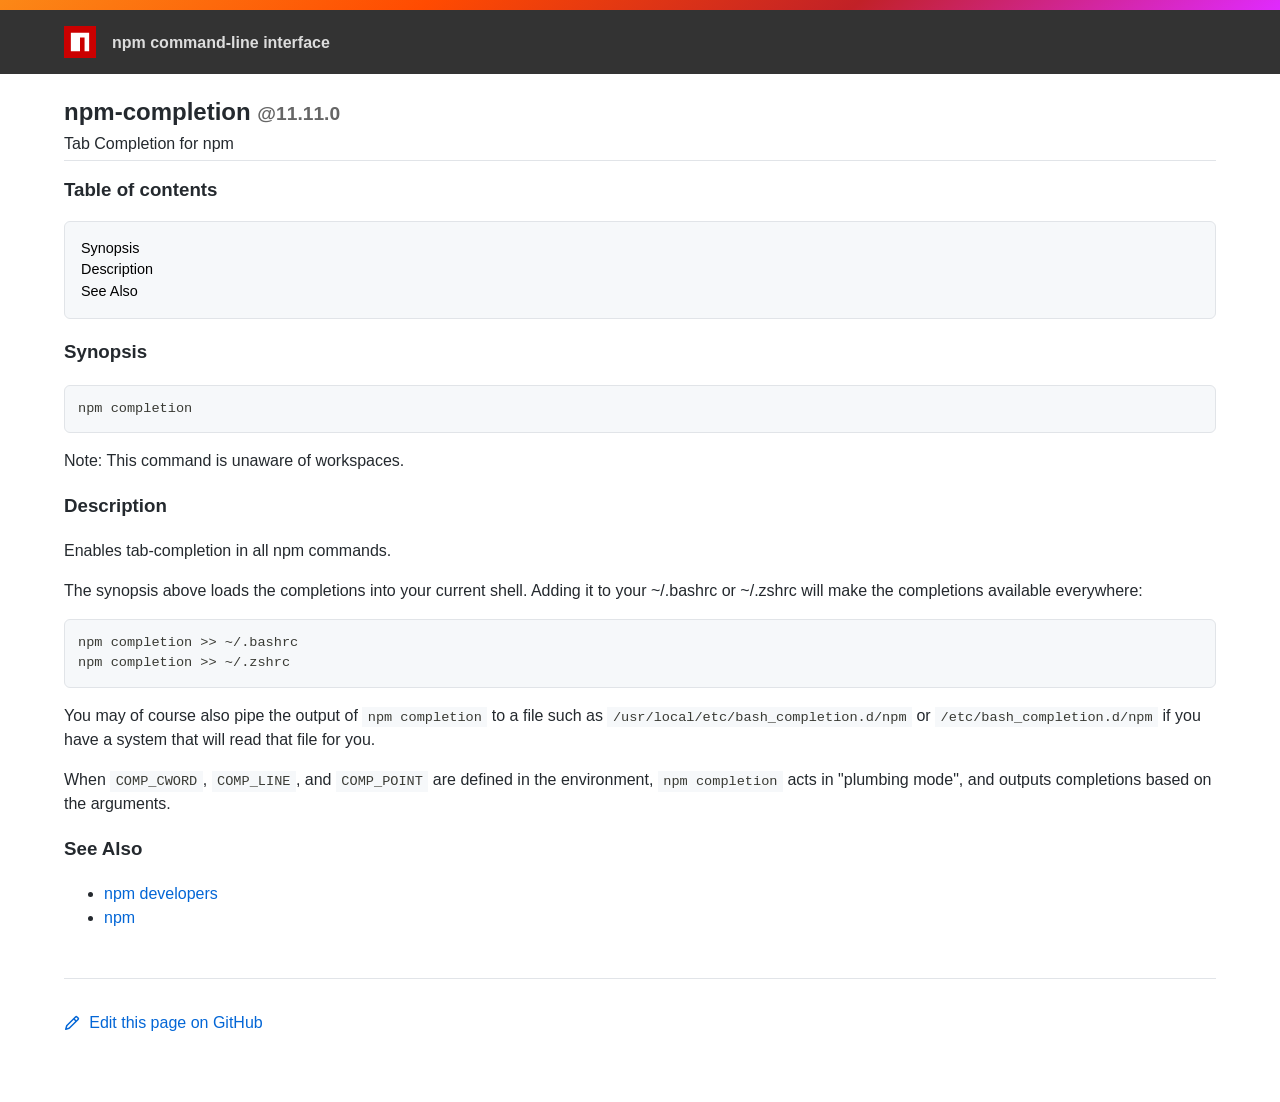
<file: Nodejs/node_modules/npm/docs/output/commands/npm-completion.html>
<!DOCTYPE html><html><head>
<meta charset="utf-8">
<title>npm-completion</title>
<style>
body {
    background-color: #ffffff;
    color: #24292e;

    margin: 0;

    line-height: 1.5;

    font-family: -apple-system, BlinkMacSystemFont, "Segoe UI", Helvetica, Arial, sans-serif, "Apple Color Emoji", "Segoe UI Emoji";
}
#rainbar {
    height: 10px;
    background-image: linear-gradient(139deg, #fb8817, #ff4b01, #c12127, #e02aff);
}

a {
    text-decoration: none;
    color: #0366d6;
}
a:hover {
    text-decoration: underline;
}

pre {
    margin: 1em 0px;
    padding: 1em;
    border: solid 1px #e1e4e8;
    border-radius: 6px;

    display: block;
    overflow: auto;

    white-space: pre;

    background-color: #f6f8fa;
    color: #393a34;
}
code {
    font-family: SFMono-Regular, Consolas, "Liberation Mono", Menlo, Courier, monospace;
    font-size: 85%;
    padding: 0.2em 0.4em;
    background-color: #f6f8fa;
    color: #393a34;
}
pre > code {
    padding: 0;
    background-color: inherit;
    color: inherit;
}
h1, h2, h3 {
    font-weight: 600;
}

#logobar {
    background-color: #333333;
    margin: 0 auto;
    padding: 1em 4em;
}
#logobar .logo {
    float: left;
}
#logobar .title {
    font-weight: 600;
    color: #dddddd;
    float: left;
    margin: 5px 0 0 1em;
}
#logobar:after {
    content: "";
    display: block;
    clear: both;
}

#content {
    margin: 0 auto;
    padding: 0 4em;
}

#table_of_contents > h2 {
    font-size: 1.17em;
}
#table_of_contents ul:first-child {
    border: solid 1px #e1e4e8;
    border-radius: 6px;
    padding: 1em;
    background-color: #f6f8fa;
    color: #393a34;
}
#table_of_contents ul {
    list-style-type: none;
    padding-left: 1.5em;
}
#table_of_contents li {
    font-size: 0.9em;
}
#table_of_contents li a {
    color: #000000;
}

header.title {
    border-bottom: solid 1px #e1e4e8;
}
header.title > h1 {
    margin-bottom: 0.25em;
}
header.title > .description {
    display: block;
    margin-bottom: 0.5em;
    line-height: 1;
}

header.title .version {
    font-size: 0.8em;
    color: #666666;
}

footer#edit {
    border-top: solid 1px #e1e4e8;
    margin: 3em 0 4em 0;
    padding-top: 2em;
}

table {
    width: 100%;
    margin: 1em 0;
    border-radius: 6px;
    border: 1px solid #e1e4e8;
    overflow: hidden;
    border-collapse: separate;
    border-spacing: 0;
}

table thead {
    background-color: #f6f8fa;
}

table tbody {
    background-color: #ffffff;
}

table th,
table td {
    padding: 0.75em;
    text-align: left;
    border-right: 1px solid #e1e4e8;
    border-bottom: 1px solid #e1e4e8;
}

table th:last-child,
table td:last-child {
    border-right: none;
}

table tbody tr:last-child td {
    border-bottom: none;
}

table th {
    font-weight: 600;
    background-color: #f6f8fa;
}

table code {
    white-space: nowrap;
}

</style>
</head>
<body>
<div id="banner">
<div id="rainbar"></div>
<div id="logobar">
<svg class="logo" role="img" height="32" width="32" viewBox="0 0 700 700">
<polygon fill="#cb0000" points="0,700 700,700 700,0 0,0"></polygon>
<polygon fill="#ffffff" points="150,550 350,550 350,250 450,250 450,550 550,550 550,150 150,150"></polygon>
</svg>
<div class="title">
npm command-line interface
</div>
</div>
</div>

<section id="content">
<header class="title">
<h1 id="----npm-completion----11110">
    <span>npm-completion</span>
    <span class="version">@11.11.0</span>
</h1>
<span class="description">Tab Completion for npm</span>
</header>

<section id="table_of_contents">
<h2 id="table-of-contents">Table of contents</h2>
<div id="_table_of_contents"><ul><li><a href="#synopsis">Synopsis</a></li><li><a href="#description">Description</a></li><li><a href="#see-also">See Also</a></li></ul></div>
</section>

<div id="_content"><h3 id="synopsis">Synopsis</h3>
<pre><code class="language-bash">npm completion
</code></pre>
<p>Note: This command is unaware of workspaces.</p>
<h3 id="description">Description</h3>
<p>Enables tab-completion in all npm commands.</p>
<p>The synopsis above loads the completions into your current shell.
Adding it to your ~/.bashrc or ~/.zshrc will make the completions available everywhere:</p>
<pre><code class="language-bash">npm completion &gt;&gt; ~/.bashrc
npm completion &gt;&gt; ~/.zshrc
</code></pre>
<p>You may of course also pipe the output of <code>npm completion</code> to a file such as <code>/usr/local/etc/bash_completion.d/npm</code> or
<code>/etc/bash_completion.d/npm</code> if you have a system that will read
that file for you.</p>
<p>When <code>COMP_CWORD</code>, <code>COMP_LINE</code>, and <code>COMP_POINT</code> are defined in the environment, <code>npm completion</code> acts in "plumbing mode", and outputs completions based on the arguments.</p>
<h3 id="see-also">See Also</h3>
<ul>
<li><a href="../using-npm/developers.html">npm developers</a></li>
<li><a href="../commands/npm.html">npm</a></li>
</ul></div>

<footer id="edit">
<a href="https://github.com/npm/cli/edit/latest/docs/lib/content/commands/npm-completion.md">
<svg role="img" viewBox="0 0 16 16" width="16" height="16" fill="currentcolor" style="vertical-align: text-bottom; margin-right: 0.3em;">
<path fill-rule="evenodd" d="M11.013 1.427a1.75 1.75 0 012.474 0l1.086 1.086a1.75 1.75 0 010 2.474l-8.61 8.61c-.21.21-.47.364-.756.445l-3.251.93a.75.75 0 01-.927-.928l.929-3.25a1.75 1.75 0 01.445-.758l8.61-8.61zm1.414 1.06a.25.25 0 00-.354 0L10.811 3.75l1.439 1.44 1.263-1.263a.25.25 0 000-.354l-1.086-1.086zM11.189 6.25L9.75 4.81l-6.286 6.287a.25.25 0 00-.064.108l-.558 1.953 1.953-.558a.249.249 0 00.108-.064l6.286-6.286z"></path>
</svg>
Edit this page on GitHub
</a>
</footer>
</section>



</body></html>
</file>
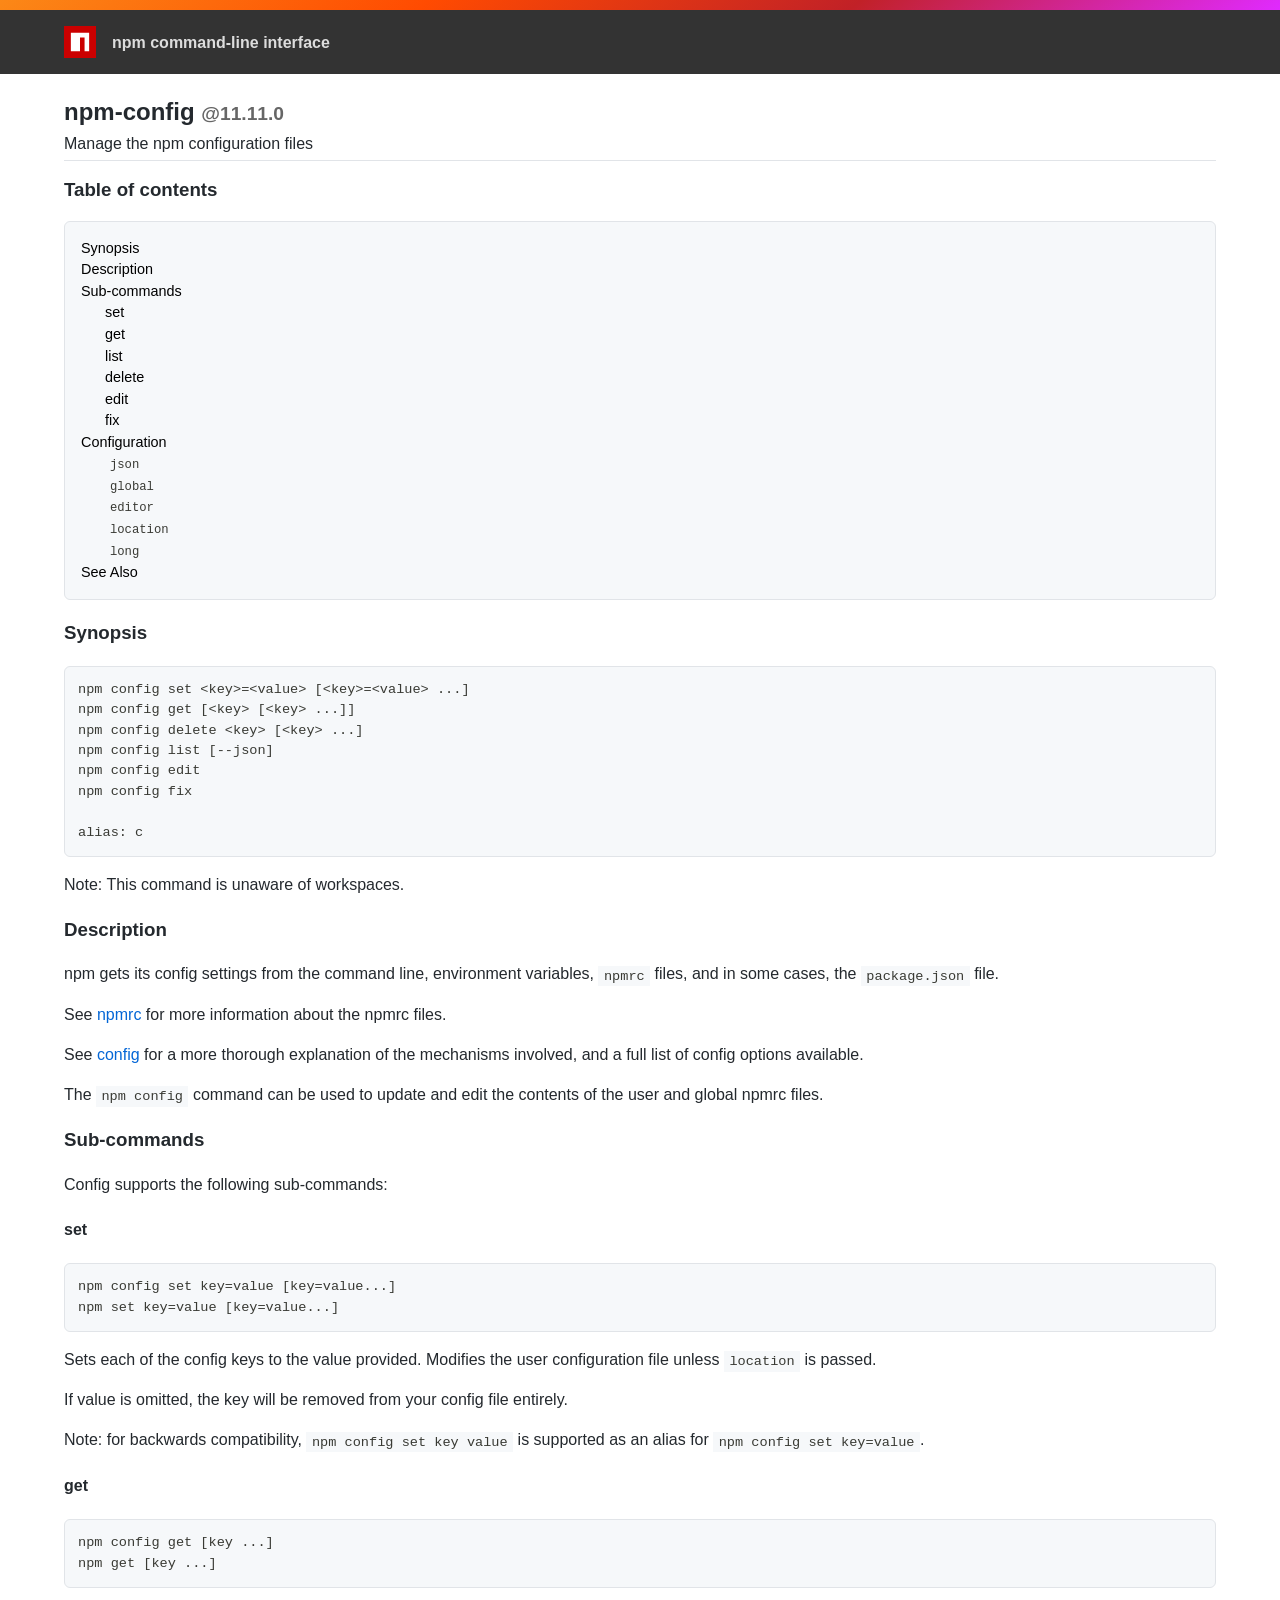
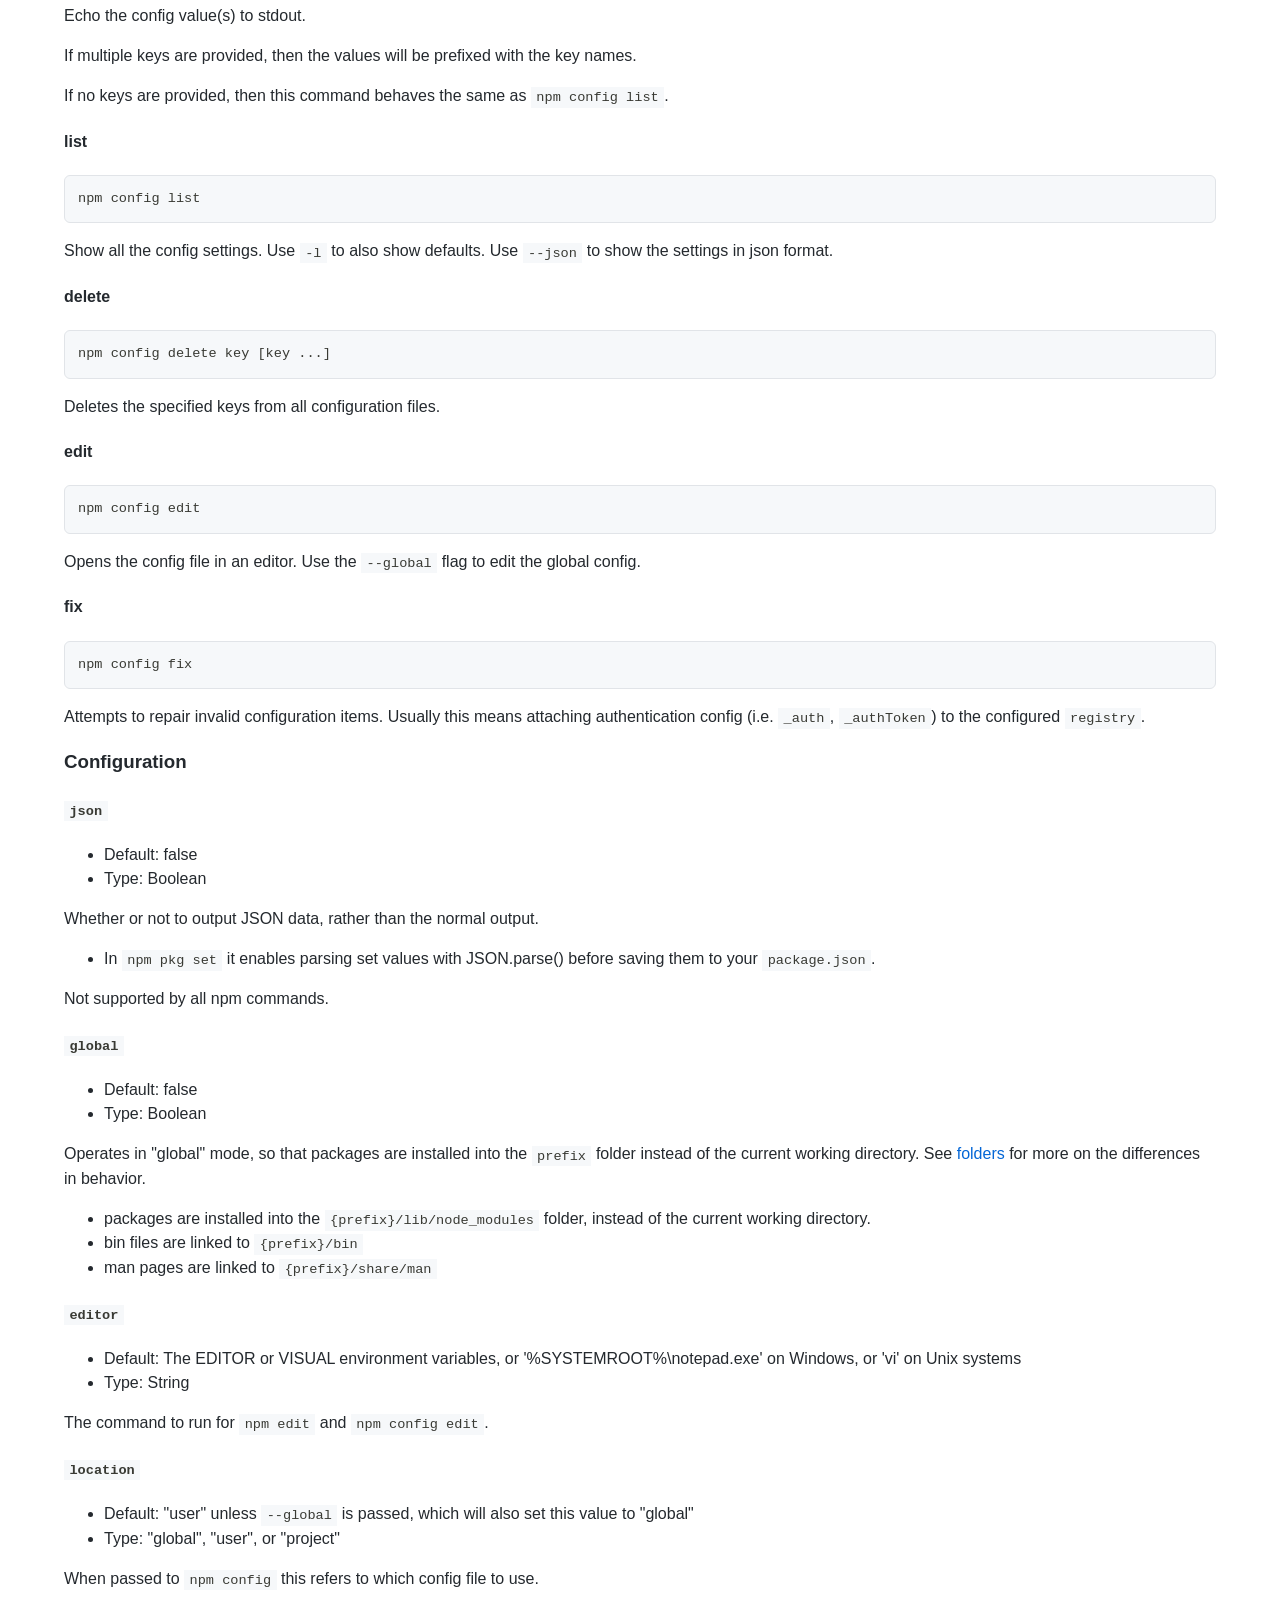
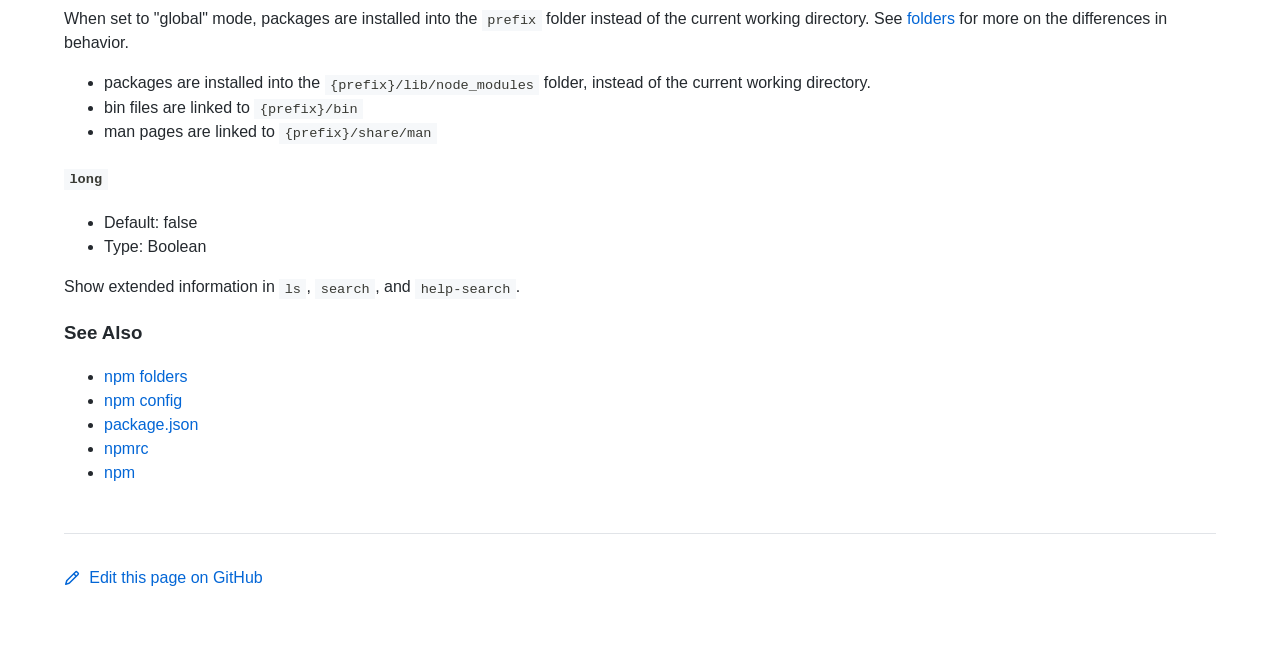
<file: Nodejs/node_modules/npm/docs/output/commands/npm-config.html>
<!DOCTYPE html><html><head>
<meta charset="utf-8">
<title>npm-config</title>
<style>
body {
    background-color: #ffffff;
    color: #24292e;

    margin: 0;

    line-height: 1.5;

    font-family: -apple-system, BlinkMacSystemFont, "Segoe UI", Helvetica, Arial, sans-serif, "Apple Color Emoji", "Segoe UI Emoji";
}
#rainbar {
    height: 10px;
    background-image: linear-gradient(139deg, #fb8817, #ff4b01, #c12127, #e02aff);
}

a {
    text-decoration: none;
    color: #0366d6;
}
a:hover {
    text-decoration: underline;
}

pre {
    margin: 1em 0px;
    padding: 1em;
    border: solid 1px #e1e4e8;
    border-radius: 6px;

    display: block;
    overflow: auto;

    white-space: pre;

    background-color: #f6f8fa;
    color: #393a34;
}
code {
    font-family: SFMono-Regular, Consolas, "Liberation Mono", Menlo, Courier, monospace;
    font-size: 85%;
    padding: 0.2em 0.4em;
    background-color: #f6f8fa;
    color: #393a34;
}
pre > code {
    padding: 0;
    background-color: inherit;
    color: inherit;
}
h1, h2, h3 {
    font-weight: 600;
}

#logobar {
    background-color: #333333;
    margin: 0 auto;
    padding: 1em 4em;
}
#logobar .logo {
    float: left;
}
#logobar .title {
    font-weight: 600;
    color: #dddddd;
    float: left;
    margin: 5px 0 0 1em;
}
#logobar:after {
    content: "";
    display: block;
    clear: both;
}

#content {
    margin: 0 auto;
    padding: 0 4em;
}

#table_of_contents > h2 {
    font-size: 1.17em;
}
#table_of_contents ul:first-child {
    border: solid 1px #e1e4e8;
    border-radius: 6px;
    padding: 1em;
    background-color: #f6f8fa;
    color: #393a34;
}
#table_of_contents ul {
    list-style-type: none;
    padding-left: 1.5em;
}
#table_of_contents li {
    font-size: 0.9em;
}
#table_of_contents li a {
    color: #000000;
}

header.title {
    border-bottom: solid 1px #e1e4e8;
}
header.title > h1 {
    margin-bottom: 0.25em;
}
header.title > .description {
    display: block;
    margin-bottom: 0.5em;
    line-height: 1;
}

header.title .version {
    font-size: 0.8em;
    color: #666666;
}

footer#edit {
    border-top: solid 1px #e1e4e8;
    margin: 3em 0 4em 0;
    padding-top: 2em;
}

table {
    width: 100%;
    margin: 1em 0;
    border-radius: 6px;
    border: 1px solid #e1e4e8;
    overflow: hidden;
    border-collapse: separate;
    border-spacing: 0;
}

table thead {
    background-color: #f6f8fa;
}

table tbody {
    background-color: #ffffff;
}

table th,
table td {
    padding: 0.75em;
    text-align: left;
    border-right: 1px solid #e1e4e8;
    border-bottom: 1px solid #e1e4e8;
}

table th:last-child,
table td:last-child {
    border-right: none;
}

table tbody tr:last-child td {
    border-bottom: none;
}

table th {
    font-weight: 600;
    background-color: #f6f8fa;
}

table code {
    white-space: nowrap;
}

</style>
</head>
<body>
<div id="banner">
<div id="rainbar"></div>
<div id="logobar">
<svg class="logo" role="img" height="32" width="32" viewBox="0 0 700 700">
<polygon fill="#cb0000" points="0,700 700,700 700,0 0,0"></polygon>
<polygon fill="#ffffff" points="150,550 350,550 350,250 450,250 450,550 550,550 550,150 150,150"></polygon>
</svg>
<div class="title">
npm command-line interface
</div>
</div>
</div>

<section id="content">
<header class="title">
<h1 id="----npm-config----11110">
    <span>npm-config</span>
    <span class="version">@11.11.0</span>
</h1>
<span class="description">Manage the npm configuration files</span>
</header>

<section id="table_of_contents">
<h2 id="table-of-contents">Table of contents</h2>
<div id="_table_of_contents"><ul><li><a href="#synopsis">Synopsis</a></li><li><a href="#description">Description</a></li><li><a href="#sub-commands">Sub-commands</a></li><ul><li><a href="#set">set</a></li><li><a href="#get">get</a></li><li><a href="#list">list</a></li><li><a href="#delete">delete</a></li><li><a href="#edit2">edit</a></li><li><a href="#fix">fix</a></li></ul><li><a href="#configuration">Configuration</a></li><ul><li><a href="#json"><code>json</code></a></li><li><a href="#global"><code>global</code></a></li><li><a href="#editor"><code>editor</code></a></li><li><a href="#location"><code>location</code></a></li><li><a href="#long"><code>long</code></a></li></ul><li><a href="#see-also">See Also</a></li></ul></div>
</section>

<div id="_content"><h3 id="synopsis">Synopsis</h3>
<pre><code class="language-bash">npm config set &lt;key&gt;=&lt;value&gt; [&lt;key&gt;=&lt;value&gt; ...]
npm config get [&lt;key&gt; [&lt;key&gt; ...]]
npm config delete &lt;key&gt; [&lt;key&gt; ...]
npm config list [--json]
npm config edit
npm config fix

alias: c
</code></pre>
<p>Note: This command is unaware of workspaces.</p>
<h3 id="description">Description</h3>
<p>npm gets its config settings from the command line, environment variables, <code>npmrc</code> files, and in some cases, the <code>package.json</code> file.</p>
<p>See <a href="../configuring-npm/npmrc.html">npmrc</a> for more information about the npmrc files.</p>
<p>See <a href="../using-npm/config.html">config</a> for a more thorough explanation of the mechanisms involved, and a full list of config options available.</p>
<p>The <code>npm config</code> command can be used to update and edit the contents of the user and global npmrc files.</p>
<h3 id="sub-commands">Sub-commands</h3>
<p>Config supports the following sub-commands:</p>
<h4 id="set">set</h4>
<pre><code class="language-bash">npm config set key=value [key=value...]
npm set key=value [key=value...]
</code></pre>
<p>Sets each of the config keys to the value provided.
Modifies the user configuration file unless <a href="../commands/npm-config#location.html"><code>location</code></a> is passed.</p>
<p>If value is omitted, the key will be removed from your config file entirely.</p>
<p>Note: for backwards compatibility, <code>npm config set key value</code> is supported as an alias for <code>npm config set key=value</code>.</p>
<h4 id="get">get</h4>
<pre><code class="language-bash">npm config get [key ...]
npm get [key ...]
</code></pre>
<p>Echo the config value(s) to stdout.</p>
<p>If multiple keys are provided, then the values will be prefixed with the key names.</p>
<p>If no keys are provided, then this command behaves the same as <code>npm config list</code>.</p>
<h4 id="list">list</h4>
<pre><code class="language-bash">npm config list
</code></pre>
<p>Show all the config settings.
Use <code>-l</code> to also show defaults.
Use <code>--json</code> to show the settings in json format.</p>
<h4 id="delete">delete</h4>
<pre><code class="language-bash">npm config delete key [key ...]
</code></pre>
<p>Deletes the specified keys from all configuration files.</p>
<h4 id="edit2">edit</h4>
<pre><code class="language-bash">npm config edit
</code></pre>
<p>Opens the config file in an editor.
Use the <code>--global</code> flag to edit the global config.</p>
<h4 id="fix">fix</h4>
<pre><code class="language-bash">npm config fix
</code></pre>
<p>Attempts to repair invalid configuration items.
Usually this means attaching authentication config (i.e.
<code>_auth</code>, <code>_authToken</code>) to the configured <code>registry</code>.</p>
<h3 id="configuration">Configuration</h3>
<h4 id="json"><code>json</code></h4>
<ul>
<li>Default: false</li>
<li>Type: Boolean</li>
</ul>
<p>Whether or not to output JSON data, rather than the normal output.</p>
<ul>
<li>In <code>npm pkg set</code> it enables parsing set values with JSON.parse() before
saving them to your <code>package.json</code>.</li>
</ul>
<p>Not supported by all npm commands.</p>
<h4 id="global"><code>global</code></h4>
<ul>
<li>Default: false</li>
<li>Type: Boolean</li>
</ul>
<p>Operates in "global" mode, so that packages are installed into the <code>prefix</code>
folder instead of the current working directory. See
<a href="../configuring-npm/folders.html">folders</a> for more on the differences in behavior.</p>
<ul>
<li>packages are installed into the <code>{prefix}/lib/node_modules</code> folder, instead
of the current working directory.</li>
<li>bin files are linked to <code>{prefix}/bin</code></li>
<li>man pages are linked to <code>{prefix}/share/man</code></li>
</ul>
<h4 id="editor"><code>editor</code></h4>
<ul>
<li>Default: The EDITOR or VISUAL environment variables, or
'%SYSTEMROOT%\notepad.exe' on Windows, or 'vi' on Unix systems</li>
<li>Type: String</li>
</ul>
<p>The command to run for <code>npm edit</code> and <code>npm config edit</code>.</p>
<h4 id="location"><code>location</code></h4>
<ul>
<li>Default: "user" unless <code>--global</code> is passed, which will also set this value
to "global"</li>
<li>Type: "global", "user", or "project"</li>
</ul>
<p>When passed to <code>npm config</code> this refers to which config file to use.</p>
<p>When set to "global" mode, packages are installed into the <code>prefix</code> folder
instead of the current working directory. See
<a href="../configuring-npm/folders.html">folders</a> for more on the differences in behavior.</p>
<ul>
<li>packages are installed into the <code>{prefix}/lib/node_modules</code> folder, instead
of the current working directory.</li>
<li>bin files are linked to <code>{prefix}/bin</code></li>
<li>man pages are linked to <code>{prefix}/share/man</code></li>
</ul>
<h4 id="long"><code>long</code></h4>
<ul>
<li>Default: false</li>
<li>Type: Boolean</li>
</ul>
<p>Show extended information in <code>ls</code>, <code>search</code>, and <code>help-search</code>.</p>
<h3 id="see-also">See Also</h3>
<ul>
<li><a href="../configuring-npm/folders.html">npm folders</a></li>
<li><a href="../commands/npm-config.html">npm config</a></li>
<li><a href="../configuring-npm/package-json.html">package.json</a></li>
<li><a href="../configuring-npm/npmrc.html">npmrc</a></li>
<li><a href="../commands/npm.html">npm</a></li>
</ul></div>

<footer id="edit">
<a href="https://github.com/npm/cli/edit/latest/docs/lib/content/commands/npm-config.md">
<svg role="img" viewBox="0 0 16 16" width="16" height="16" fill="currentcolor" style="vertical-align: text-bottom; margin-right: 0.3em;">
<path fill-rule="evenodd" d="M11.013 1.427a1.75 1.75 0 012.474 0l1.086 1.086a1.75 1.75 0 010 2.474l-8.61 8.61c-.21.21-.47.364-.756.445l-3.251.93a.75.75 0 01-.927-.928l.929-3.25a1.75 1.75 0 01.445-.758l8.61-8.61zm1.414 1.06a.25.25 0 00-.354 0L10.811 3.75l1.439 1.44 1.263-1.263a.25.25 0 000-.354l-1.086-1.086zM11.189 6.25L9.75 4.81l-6.286 6.287a.25.25 0 00-.064.108l-.558 1.953 1.953-.558a.249.249 0 00.108-.064l6.286-6.286z"></path>
</svg>
Edit this page on GitHub
</a>
</footer>
</section>



</body></html>
</file>
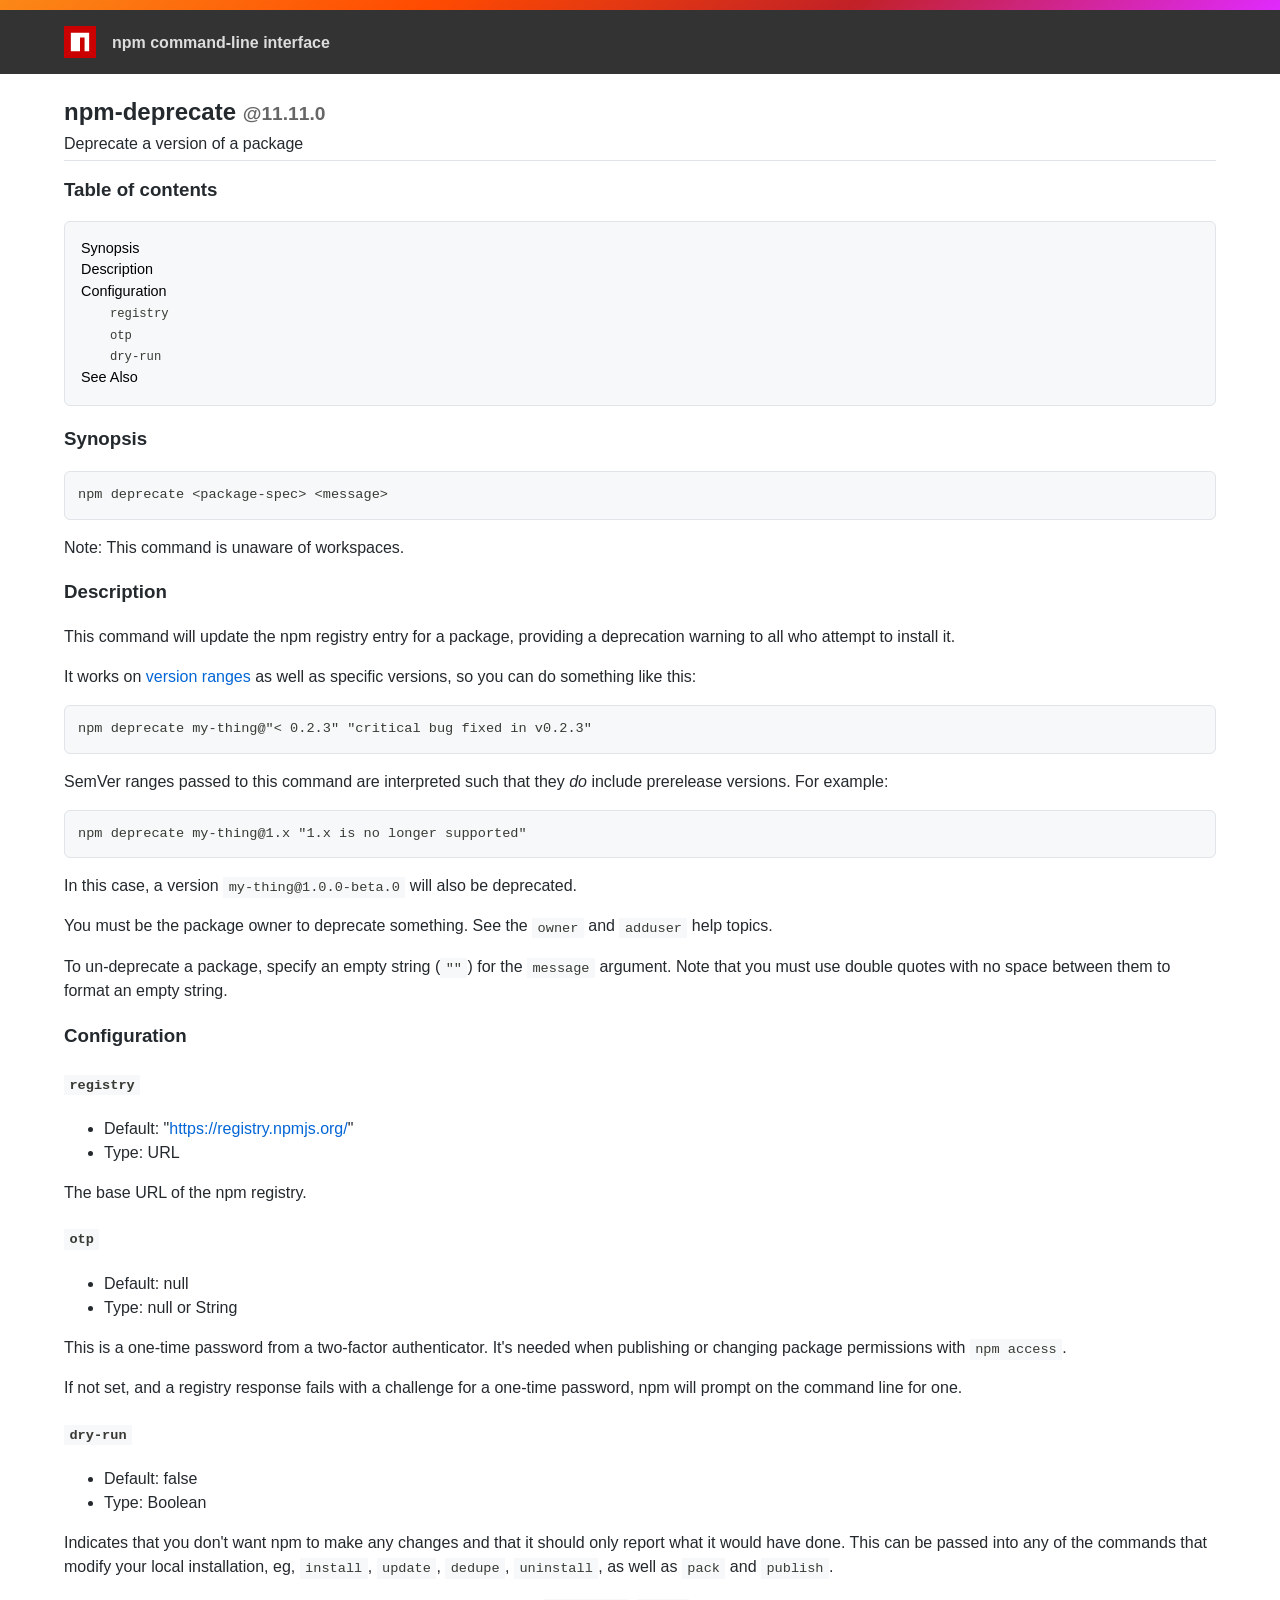
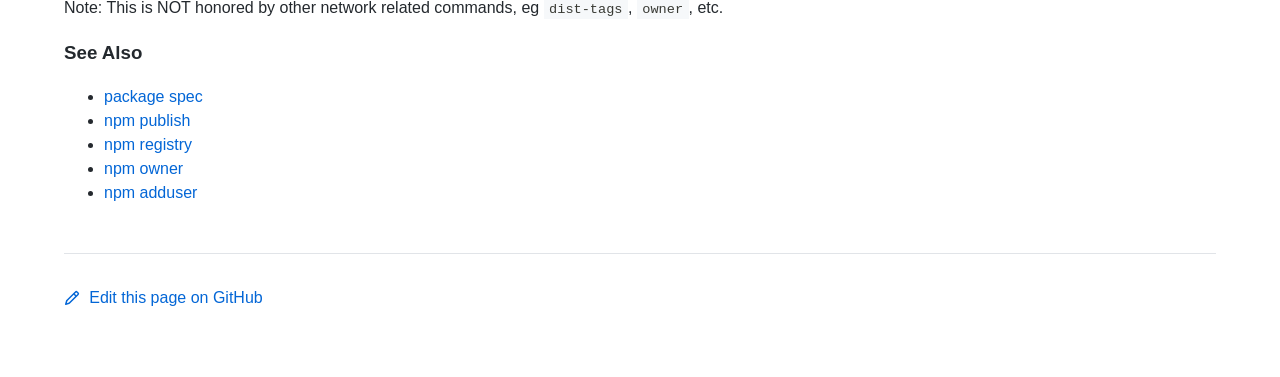
<file: Nodejs/node_modules/npm/docs/output/commands/npm-deprecate.html>
<!DOCTYPE html><html><head>
<meta charset="utf-8">
<title>npm-deprecate</title>
<style>
body {
    background-color: #ffffff;
    color: #24292e;

    margin: 0;

    line-height: 1.5;

    font-family: -apple-system, BlinkMacSystemFont, "Segoe UI", Helvetica, Arial, sans-serif, "Apple Color Emoji", "Segoe UI Emoji";
}
#rainbar {
    height: 10px;
    background-image: linear-gradient(139deg, #fb8817, #ff4b01, #c12127, #e02aff);
}

a {
    text-decoration: none;
    color: #0366d6;
}
a:hover {
    text-decoration: underline;
}

pre {
    margin: 1em 0px;
    padding: 1em;
    border: solid 1px #e1e4e8;
    border-radius: 6px;

    display: block;
    overflow: auto;

    white-space: pre;

    background-color: #f6f8fa;
    color: #393a34;
}
code {
    font-family: SFMono-Regular, Consolas, "Liberation Mono", Menlo, Courier, monospace;
    font-size: 85%;
    padding: 0.2em 0.4em;
    background-color: #f6f8fa;
    color: #393a34;
}
pre > code {
    padding: 0;
    background-color: inherit;
    color: inherit;
}
h1, h2, h3 {
    font-weight: 600;
}

#logobar {
    background-color: #333333;
    margin: 0 auto;
    padding: 1em 4em;
}
#logobar .logo {
    float: left;
}
#logobar .title {
    font-weight: 600;
    color: #dddddd;
    float: left;
    margin: 5px 0 0 1em;
}
#logobar:after {
    content: "";
    display: block;
    clear: both;
}

#content {
    margin: 0 auto;
    padding: 0 4em;
}

#table_of_contents > h2 {
    font-size: 1.17em;
}
#table_of_contents ul:first-child {
    border: solid 1px #e1e4e8;
    border-radius: 6px;
    padding: 1em;
    background-color: #f6f8fa;
    color: #393a34;
}
#table_of_contents ul {
    list-style-type: none;
    padding-left: 1.5em;
}
#table_of_contents li {
    font-size: 0.9em;
}
#table_of_contents li a {
    color: #000000;
}

header.title {
    border-bottom: solid 1px #e1e4e8;
}
header.title > h1 {
    margin-bottom: 0.25em;
}
header.title > .description {
    display: block;
    margin-bottom: 0.5em;
    line-height: 1;
}

header.title .version {
    font-size: 0.8em;
    color: #666666;
}

footer#edit {
    border-top: solid 1px #e1e4e8;
    margin: 3em 0 4em 0;
    padding-top: 2em;
}

table {
    width: 100%;
    margin: 1em 0;
    border-radius: 6px;
    border: 1px solid #e1e4e8;
    overflow: hidden;
    border-collapse: separate;
    border-spacing: 0;
}

table thead {
    background-color: #f6f8fa;
}

table tbody {
    background-color: #ffffff;
}

table th,
table td {
    padding: 0.75em;
    text-align: left;
    border-right: 1px solid #e1e4e8;
    border-bottom: 1px solid #e1e4e8;
}

table th:last-child,
table td:last-child {
    border-right: none;
}

table tbody tr:last-child td {
    border-bottom: none;
}

table th {
    font-weight: 600;
    background-color: #f6f8fa;
}

table code {
    white-space: nowrap;
}

</style>
</head>
<body>
<div id="banner">
<div id="rainbar"></div>
<div id="logobar">
<svg class="logo" role="img" height="32" width="32" viewBox="0 0 700 700">
<polygon fill="#cb0000" points="0,700 700,700 700,0 0,0"></polygon>
<polygon fill="#ffffff" points="150,550 350,550 350,250 450,250 450,550 550,550 550,150 150,150"></polygon>
</svg>
<div class="title">
npm command-line interface
</div>
</div>
</div>

<section id="content">
<header class="title">
<h1 id="----npm-deprecate----11110">
    <span>npm-deprecate</span>
    <span class="version">@11.11.0</span>
</h1>
<span class="description">Deprecate a version of a package</span>
</header>

<section id="table_of_contents">
<h2 id="table-of-contents">Table of contents</h2>
<div id="_table_of_contents"><ul><li><a href="#synopsis">Synopsis</a></li><li><a href="#description">Description</a></li><li><a href="#configuration">Configuration</a></li><ul><li><a href="#registry"><code>registry</code></a></li><li><a href="#otp"><code>otp</code></a></li><li><a href="#dry-run"><code>dry-run</code></a></li></ul><li><a href="#see-also">See Also</a></li></ul></div>
</section>

<div id="_content"><h3 id="synopsis">Synopsis</h3>
<pre><code class="language-bash">npm deprecate &lt;package-spec&gt; &lt;message&gt;
</code></pre>
<p>Note: This command is unaware of workspaces.</p>
<h3 id="description">Description</h3>
<p>This command will update the npm registry entry for a package, providing a deprecation warning to all who attempt to install it.</p>
<p>It works on <a href="https://semver.npmjs.com/">version ranges</a> as well as specific versions, so you can do something like this:</p>
<pre><code class="language-bash">npm deprecate my-thing@"&lt; 0.2.3" "critical bug fixed in v0.2.3"
</code></pre>
<p>SemVer ranges passed to this command are interpreted such that they <em>do</em> include prerelease versions.
For example:</p>
<pre><code class="language-bash">npm deprecate my-thing@1.x "1.x is no longer supported"
</code></pre>
<p>In this case, a version <code>my-thing@1.0.0-beta.0</code> will also be deprecated.</p>
<p>You must be the package owner to deprecate something.
See the <code>owner</code> and <code>adduser</code> help topics.</p>
<p>To un-deprecate a package, specify an empty string (<code>""</code>) for the <code>message</code> argument.
Note that you must use double quotes with no space between them to format an empty string.</p>
<h3 id="configuration">Configuration</h3>
<h4 id="registry"><code>registry</code></h4>
<ul>
<li>Default: "<a href="https://registry.npmjs.org/">https://registry.npmjs.org/</a>"</li>
<li>Type: URL</li>
</ul>
<p>The base URL of the npm registry.</p>
<h4 id="otp"><code>otp</code></h4>
<ul>
<li>Default: null</li>
<li>Type: null or String</li>
</ul>
<p>This is a one-time password from a two-factor authenticator. It's needed
when publishing or changing package permissions with <code>npm access</code>.</p>
<p>If not set, and a registry response fails with a challenge for a one-time
password, npm will prompt on the command line for one.</p>
<h4 id="dry-run"><code>dry-run</code></h4>
<ul>
<li>Default: false</li>
<li>Type: Boolean</li>
</ul>
<p>Indicates that you don't want npm to make any changes and that it should
only report what it would have done. This can be passed into any of the
commands that modify your local installation, eg, <code>install</code>, <code>update</code>,
<code>dedupe</code>, <code>uninstall</code>, as well as <code>pack</code> and <code>publish</code>.</p>
<p>Note: This is NOT honored by other network related commands, eg <code>dist-tags</code>,
<code>owner</code>, etc.</p>
<h3 id="see-also">See Also</h3>
<ul>
<li><a href="../using-npm/package-spec.html">package spec</a></li>
<li><a href="../commands/npm-publish.html">npm publish</a></li>
<li><a href="../using-npm/registry.html">npm registry</a></li>
<li><a href="../commands/npm-owner.html">npm owner</a></li>
<li><a href="../commands/npm-adduser.html">npm adduser</a></li>
</ul></div>

<footer id="edit">
<a href="https://github.com/npm/cli/edit/latest/docs/lib/content/commands/npm-deprecate.md">
<svg role="img" viewBox="0 0 16 16" width="16" height="16" fill="currentcolor" style="vertical-align: text-bottom; margin-right: 0.3em;">
<path fill-rule="evenodd" d="M11.013 1.427a1.75 1.75 0 012.474 0l1.086 1.086a1.75 1.75 0 010 2.474l-8.61 8.61c-.21.21-.47.364-.756.445l-3.251.93a.75.75 0 01-.927-.928l.929-3.25a1.75 1.75 0 01.445-.758l8.61-8.61zm1.414 1.06a.25.25 0 00-.354 0L10.811 3.75l1.439 1.44 1.263-1.263a.25.25 0 000-.354l-1.086-1.086zM11.189 6.25L9.75 4.81l-6.286 6.287a.25.25 0 00-.064.108l-.558 1.953 1.953-.558a.249.249 0 00.108-.064l6.286-6.286z"></path>
</svg>
Edit this page on GitHub
</a>
</footer>
</section>



</body></html>
</file>
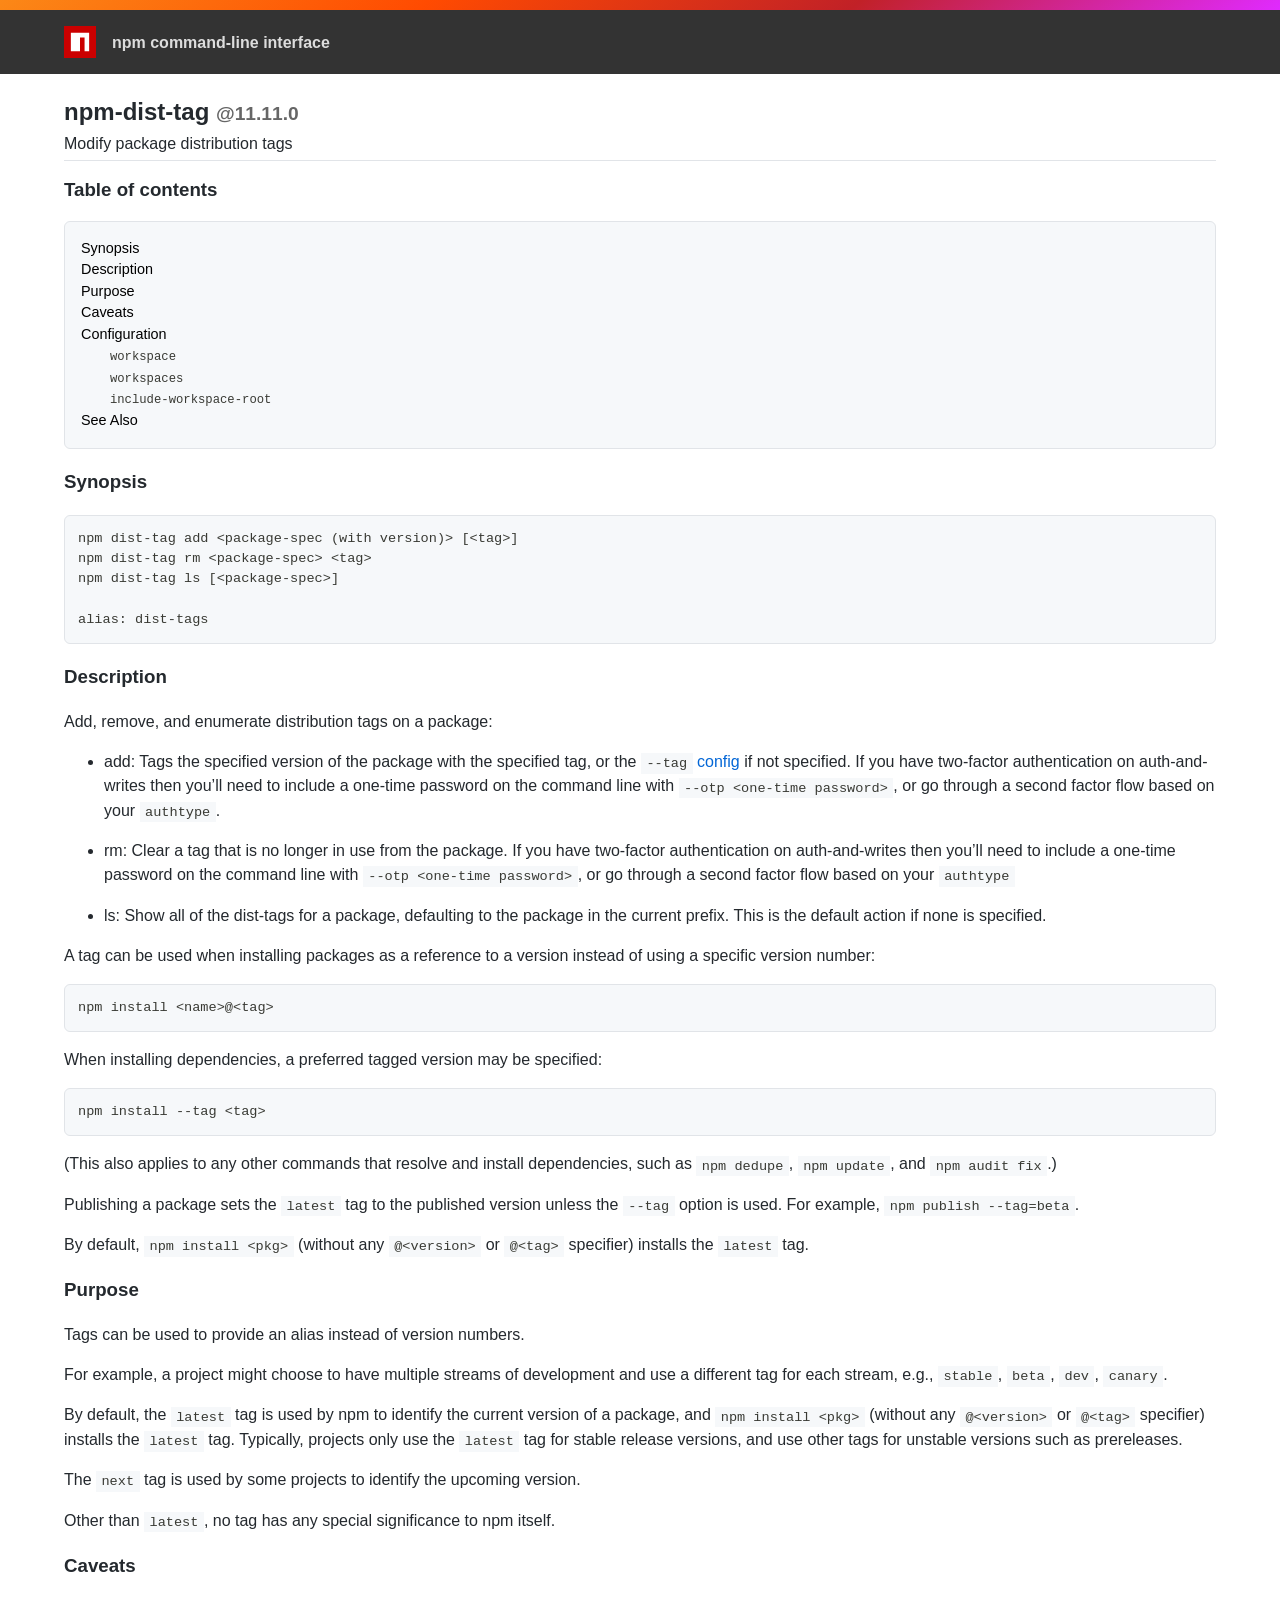
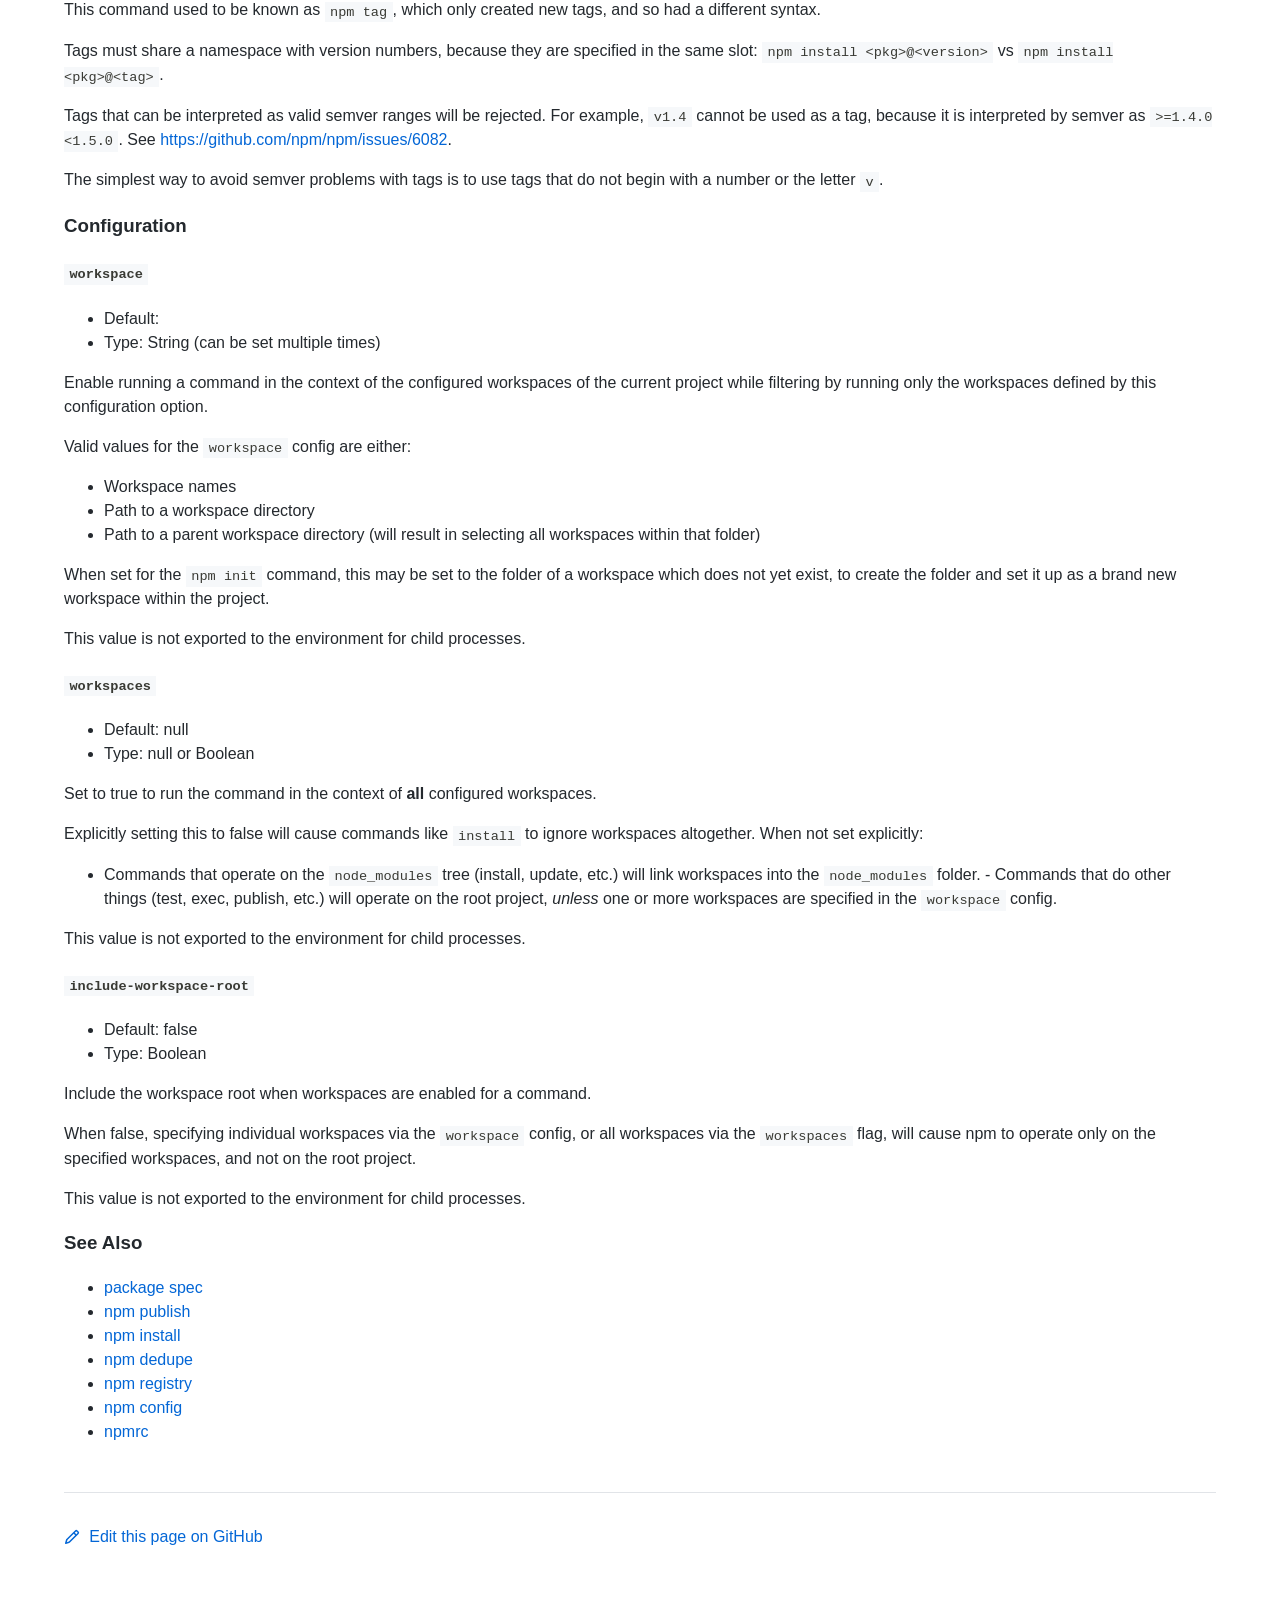
<file: Nodejs/node_modules/npm/docs/output/commands/npm-dist-tag.html>
<!DOCTYPE html><html><head>
<meta charset="utf-8">
<title>npm-dist-tag</title>
<style>
body {
    background-color: #ffffff;
    color: #24292e;

    margin: 0;

    line-height: 1.5;

    font-family: -apple-system, BlinkMacSystemFont, "Segoe UI", Helvetica, Arial, sans-serif, "Apple Color Emoji", "Segoe UI Emoji";
}
#rainbar {
    height: 10px;
    background-image: linear-gradient(139deg, #fb8817, #ff4b01, #c12127, #e02aff);
}

a {
    text-decoration: none;
    color: #0366d6;
}
a:hover {
    text-decoration: underline;
}

pre {
    margin: 1em 0px;
    padding: 1em;
    border: solid 1px #e1e4e8;
    border-radius: 6px;

    display: block;
    overflow: auto;

    white-space: pre;

    background-color: #f6f8fa;
    color: #393a34;
}
code {
    font-family: SFMono-Regular, Consolas, "Liberation Mono", Menlo, Courier, monospace;
    font-size: 85%;
    padding: 0.2em 0.4em;
    background-color: #f6f8fa;
    color: #393a34;
}
pre > code {
    padding: 0;
    background-color: inherit;
    color: inherit;
}
h1, h2, h3 {
    font-weight: 600;
}

#logobar {
    background-color: #333333;
    margin: 0 auto;
    padding: 1em 4em;
}
#logobar .logo {
    float: left;
}
#logobar .title {
    font-weight: 600;
    color: #dddddd;
    float: left;
    margin: 5px 0 0 1em;
}
#logobar:after {
    content: "";
    display: block;
    clear: both;
}

#content {
    margin: 0 auto;
    padding: 0 4em;
}

#table_of_contents > h2 {
    font-size: 1.17em;
}
#table_of_contents ul:first-child {
    border: solid 1px #e1e4e8;
    border-radius: 6px;
    padding: 1em;
    background-color: #f6f8fa;
    color: #393a34;
}
#table_of_contents ul {
    list-style-type: none;
    padding-left: 1.5em;
}
#table_of_contents li {
    font-size: 0.9em;
}
#table_of_contents li a {
    color: #000000;
}

header.title {
    border-bottom: solid 1px #e1e4e8;
}
header.title > h1 {
    margin-bottom: 0.25em;
}
header.title > .description {
    display: block;
    margin-bottom: 0.5em;
    line-height: 1;
}

header.title .version {
    font-size: 0.8em;
    color: #666666;
}

footer#edit {
    border-top: solid 1px #e1e4e8;
    margin: 3em 0 4em 0;
    padding-top: 2em;
}

table {
    width: 100%;
    margin: 1em 0;
    border-radius: 6px;
    border: 1px solid #e1e4e8;
    overflow: hidden;
    border-collapse: separate;
    border-spacing: 0;
}

table thead {
    background-color: #f6f8fa;
}

table tbody {
    background-color: #ffffff;
}

table th,
table td {
    padding: 0.75em;
    text-align: left;
    border-right: 1px solid #e1e4e8;
    border-bottom: 1px solid #e1e4e8;
}

table th:last-child,
table td:last-child {
    border-right: none;
}

table tbody tr:last-child td {
    border-bottom: none;
}

table th {
    font-weight: 600;
    background-color: #f6f8fa;
}

table code {
    white-space: nowrap;
}

</style>
</head>
<body>
<div id="banner">
<div id="rainbar"></div>
<div id="logobar">
<svg class="logo" role="img" height="32" width="32" viewBox="0 0 700 700">
<polygon fill="#cb0000" points="0,700 700,700 700,0 0,0"></polygon>
<polygon fill="#ffffff" points="150,550 350,550 350,250 450,250 450,550 550,550 550,150 150,150"></polygon>
</svg>
<div class="title">
npm command-line interface
</div>
</div>
</div>

<section id="content">
<header class="title">
<h1 id="----npm-dist-tag----11110">
    <span>npm-dist-tag</span>
    <span class="version">@11.11.0</span>
</h1>
<span class="description">Modify package distribution tags</span>
</header>

<section id="table_of_contents">
<h2 id="table-of-contents">Table of contents</h2>
<div id="_table_of_contents"><ul><li><a href="#synopsis">Synopsis</a></li><li><a href="#description">Description</a></li><li><a href="#purpose">Purpose</a></li><li><a href="#caveats">Caveats</a></li><li><a href="#configuration">Configuration</a></li><ul><li><a href="#workspace"><code>workspace</code></a></li><li><a href="#workspaces"><code>workspaces</code></a></li><li><a href="#include-workspace-root"><code>include-workspace-root</code></a></li></ul><li><a href="#see-also">See Also</a></li></ul></div>
</section>

<div id="_content"><h3 id="synopsis">Synopsis</h3>
<pre><code class="language-bash">npm dist-tag add &lt;package-spec (with version)&gt; [&lt;tag&gt;]
npm dist-tag rm &lt;package-spec&gt; &lt;tag&gt;
npm dist-tag ls [&lt;package-spec&gt;]

alias: dist-tags
</code></pre>
<h3 id="description">Description</h3>
<p>Add, remove, and enumerate distribution tags on a package:</p>
<ul>
<li>
<p>add: Tags the specified version of the package with the specified tag, or the <a href="../using-npm/config#tag.html"><code>--tag</code> config</a> if not specified.
If you have two-factor authentication on auth-and-writes then you’ll need to include a one-time password on the command line with <code>--otp &lt;one-time password&gt;</code>, or go through a second factor flow based on your <code>authtype</code>.</p>
</li>
<li>
<p>rm: Clear a tag that is no longer in use from the package.
If you have two-factor authentication on auth-and-writes then you’ll need to include a one-time password on the command line with <code>--otp &lt;one-time password&gt;</code>, or go through a second factor flow based on your <code>authtype</code></p>
</li>
<li>
<p>ls: Show all of the dist-tags for a package, defaulting to the package in the current prefix.
This is the default action if none is specified.</p>
</li>
</ul>
<p>A tag can be used when installing packages as a reference to a version instead of using a specific version number:</p>
<pre><code class="language-bash">npm install &lt;name&gt;@&lt;tag&gt;
</code></pre>
<p>When installing dependencies, a preferred tagged version may be specified:</p>
<pre><code class="language-bash">npm install --tag &lt;tag&gt;
</code></pre>
<p>(This also applies to any other commands that resolve and install dependencies, such as <code>npm dedupe</code>, <code>npm update</code>, and <code>npm audit fix</code>.)</p>
<p>Publishing a package sets the <code>latest</code> tag to the published version unless the <code>--tag</code> option is used.
For example, <code>npm publish --tag=beta</code>.</p>
<p>By default, <code>npm install &lt;pkg&gt;</code> (without any <code>@&lt;version&gt;</code> or <code>@&lt;tag&gt;</code> specifier) installs the <code>latest</code> tag.</p>
<h3 id="purpose">Purpose</h3>
<p>Tags can be used to provide an alias instead of version numbers.</p>
<p>For example, a project might choose to have multiple streams of development and use a different tag for each stream, e.g., <code>stable</code>, <code>beta</code>, <code>dev</code>,
<code>canary</code>.</p>
<p>By default, the <code>latest</code> tag is used by npm to identify the current version of a package, and <code>npm install &lt;pkg&gt;</code> (without any <code>@&lt;version&gt;</code> or <code>@&lt;tag&gt;</code> specifier) installs the <code>latest</code> tag.
Typically, projects only use the <code>latest</code> tag for stable release versions, and use other tags for unstable versions such as prereleases.</p>
<p>The <code>next</code> tag is used by some projects to identify the upcoming version.</p>
<p>Other than <code>latest</code>, no tag has any special significance to npm itself.</p>
<h3 id="caveats">Caveats</h3>
<p>This command used to be known as <code>npm tag</code>, which only created new tags, and so had a different syntax.</p>
<p>Tags must share a namespace with version numbers, because they are specified in the same slot: <code>npm install &lt;pkg&gt;@&lt;version&gt;</code> vs <code>npm install &lt;pkg&gt;@&lt;tag&gt;</code>.</p>
<p>Tags that can be interpreted as valid semver ranges will be rejected.
For example, <code>v1.4</code> cannot be used as a tag, because it is interpreted by semver as <code>&gt;=1.4.0 &lt;1.5.0</code>.
See <a href="https://github.com/npm/npm/issues/6082">https://github.com/npm/npm/issues/6082</a>.</p>
<p>The simplest way to avoid semver problems with tags is to use tags that do not begin with a number or the letter <code>v</code>.</p>
<h3 id="configuration">Configuration</h3>
<h4 id="workspace"><code>workspace</code></h4>
<ul>
<li>Default:</li>
<li>Type: String (can be set multiple times)</li>
</ul>
<p>Enable running a command in the context of the configured workspaces of the
current project while filtering by running only the workspaces defined by
this configuration option.</p>
<p>Valid values for the <code>workspace</code> config are either:</p>
<ul>
<li>Workspace names</li>
<li>Path to a workspace directory</li>
<li>Path to a parent workspace directory (will result in selecting all
workspaces within that folder)</li>
</ul>
<p>When set for the <code>npm init</code> command, this may be set to the folder of a
workspace which does not yet exist, to create the folder and set it up as a
brand new workspace within the project.</p>
<p>This value is not exported to the environment for child processes.</p>
<h4 id="workspaces"><code>workspaces</code></h4>
<ul>
<li>Default: null</li>
<li>Type: null or Boolean</li>
</ul>
<p>Set to true to run the command in the context of <strong>all</strong> configured
workspaces.</p>
<p>Explicitly setting this to false will cause commands like <code>install</code> to
ignore workspaces altogether. When not set explicitly:</p>
<ul>
<li>Commands that operate on the <code>node_modules</code> tree (install, update, etc.)
will link workspaces into the <code>node_modules</code> folder. - Commands that do
other things (test, exec, publish, etc.) will operate on the root project,
<em>unless</em> one or more workspaces are specified in the <code>workspace</code> config.</li>
</ul>
<p>This value is not exported to the environment for child processes.</p>
<h4 id="include-workspace-root"><code>include-workspace-root</code></h4>
<ul>
<li>Default: false</li>
<li>Type: Boolean</li>
</ul>
<p>Include the workspace root when workspaces are enabled for a command.</p>
<p>When false, specifying individual workspaces via the <code>workspace</code> config, or
all workspaces via the <code>workspaces</code> flag, will cause npm to operate only on
the specified workspaces, and not on the root project.</p>
<p>This value is not exported to the environment for child processes.</p>
<h3 id="see-also">See Also</h3>
<ul>
<li><a href="../using-npm/package-spec.html">package spec</a></li>
<li><a href="../commands/npm-publish.html">npm publish</a></li>
<li><a href="../commands/npm-install.html">npm install</a></li>
<li><a href="../commands/npm-dedupe.html">npm dedupe</a></li>
<li><a href="../using-npm/registry.html">npm registry</a></li>
<li><a href="../commands/npm-config.html">npm config</a></li>
<li><a href="../configuring-npm/npmrc.html">npmrc</a></li>
</ul></div>

<footer id="edit">
<a href="https://github.com/npm/cli/edit/latest/docs/lib/content/commands/npm-dist-tag.md">
<svg role="img" viewBox="0 0 16 16" width="16" height="16" fill="currentcolor" style="vertical-align: text-bottom; margin-right: 0.3em;">
<path fill-rule="evenodd" d="M11.013 1.427a1.75 1.75 0 012.474 0l1.086 1.086a1.75 1.75 0 010 2.474l-8.61 8.61c-.21.21-.47.364-.756.445l-3.251.93a.75.75 0 01-.927-.928l.929-3.25a1.75 1.75 0 01.445-.758l8.61-8.61zm1.414 1.06a.25.25 0 00-.354 0L10.811 3.75l1.439 1.44 1.263-1.263a.25.25 0 000-.354l-1.086-1.086zM11.189 6.25L9.75 4.81l-6.286 6.287a.25.25 0 00-.064.108l-.558 1.953 1.953-.558a.249.249 0 00.108-.064l6.286-6.286z"></path>
</svg>
Edit this page on GitHub
</a>
</footer>
</section>



</body></html>
</file>
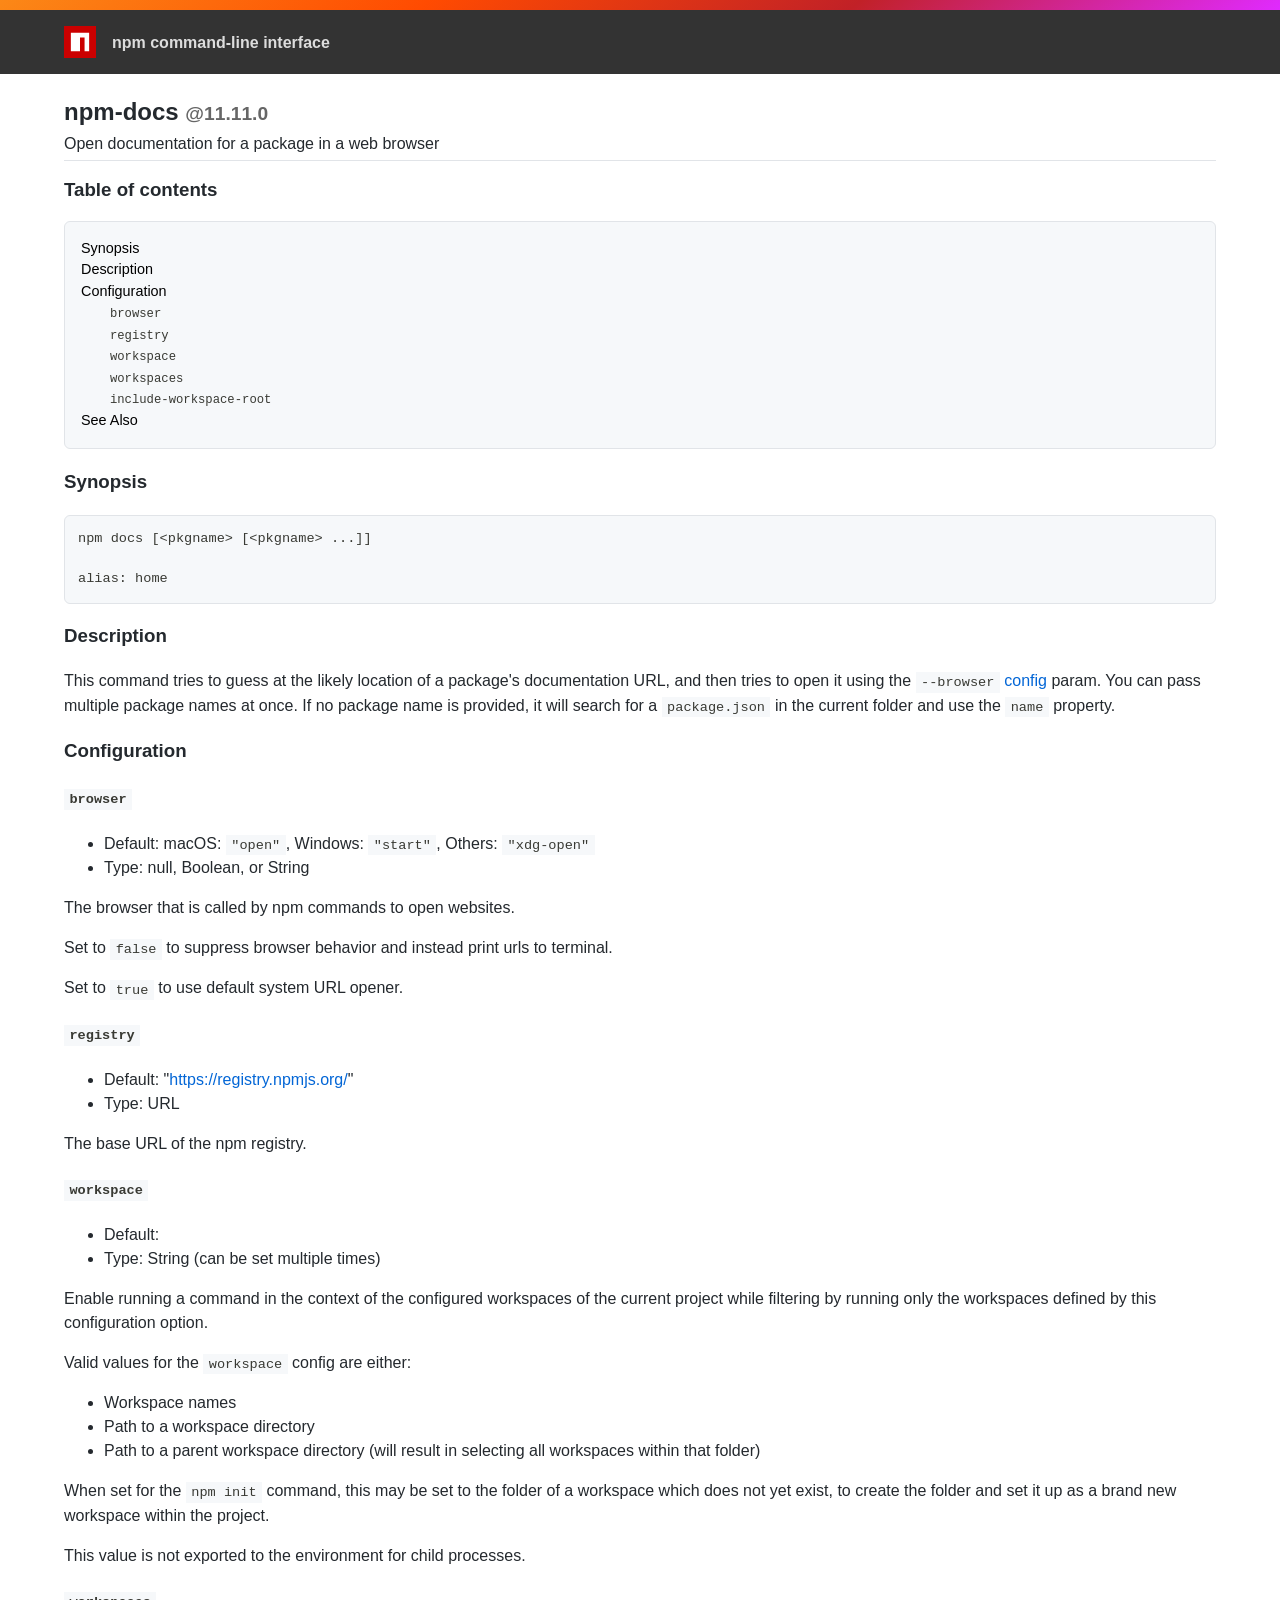
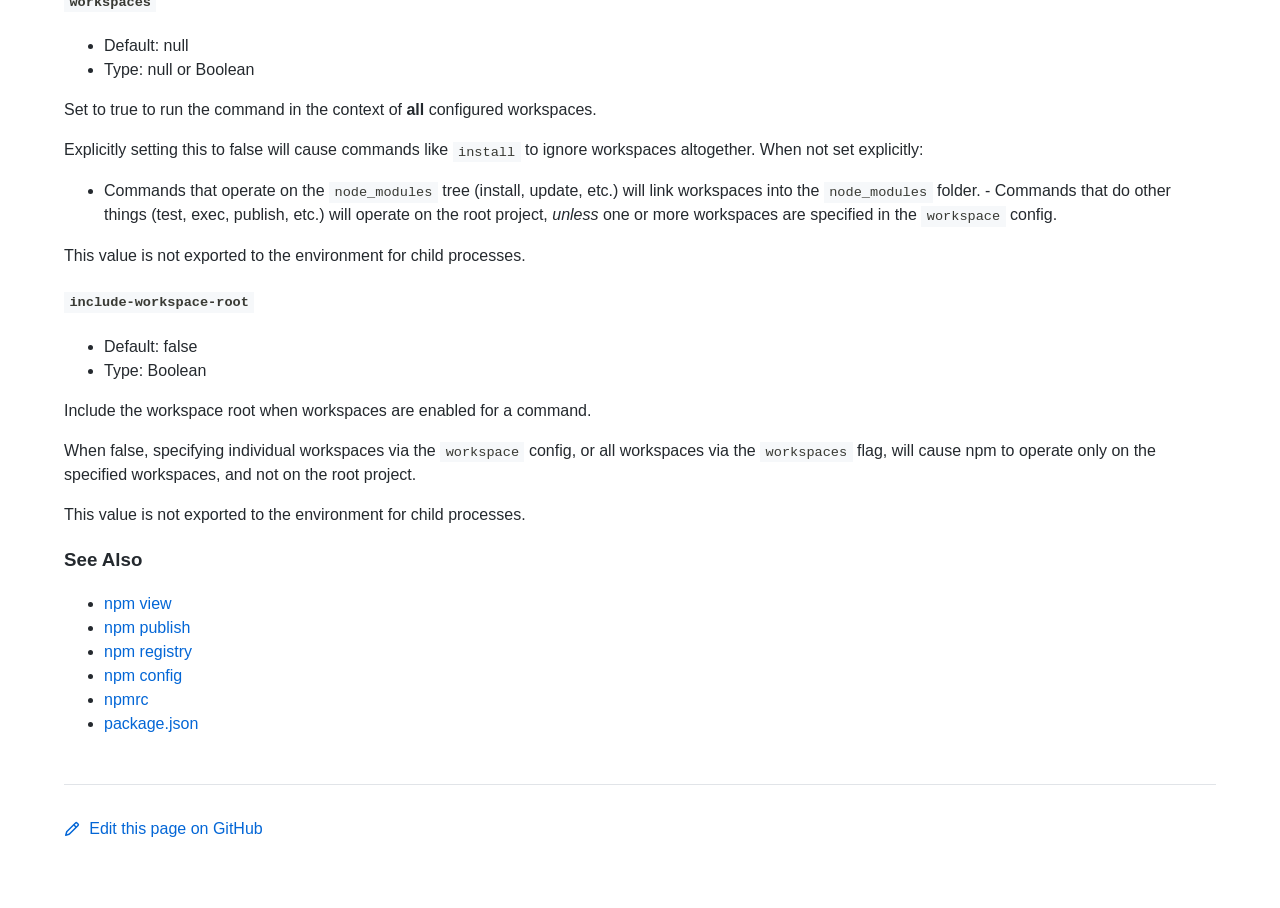
<file: Nodejs/node_modules/npm/docs/output/commands/npm-docs.html>
<!DOCTYPE html><html><head>
<meta charset="utf-8">
<title>npm-docs</title>
<style>
body {
    background-color: #ffffff;
    color: #24292e;

    margin: 0;

    line-height: 1.5;

    font-family: -apple-system, BlinkMacSystemFont, "Segoe UI", Helvetica, Arial, sans-serif, "Apple Color Emoji", "Segoe UI Emoji";
}
#rainbar {
    height: 10px;
    background-image: linear-gradient(139deg, #fb8817, #ff4b01, #c12127, #e02aff);
}

a {
    text-decoration: none;
    color: #0366d6;
}
a:hover {
    text-decoration: underline;
}

pre {
    margin: 1em 0px;
    padding: 1em;
    border: solid 1px #e1e4e8;
    border-radius: 6px;

    display: block;
    overflow: auto;

    white-space: pre;

    background-color: #f6f8fa;
    color: #393a34;
}
code {
    font-family: SFMono-Regular, Consolas, "Liberation Mono", Menlo, Courier, monospace;
    font-size: 85%;
    padding: 0.2em 0.4em;
    background-color: #f6f8fa;
    color: #393a34;
}
pre > code {
    padding: 0;
    background-color: inherit;
    color: inherit;
}
h1, h2, h3 {
    font-weight: 600;
}

#logobar {
    background-color: #333333;
    margin: 0 auto;
    padding: 1em 4em;
}
#logobar .logo {
    float: left;
}
#logobar .title {
    font-weight: 600;
    color: #dddddd;
    float: left;
    margin: 5px 0 0 1em;
}
#logobar:after {
    content: "";
    display: block;
    clear: both;
}

#content {
    margin: 0 auto;
    padding: 0 4em;
}

#table_of_contents > h2 {
    font-size: 1.17em;
}
#table_of_contents ul:first-child {
    border: solid 1px #e1e4e8;
    border-radius: 6px;
    padding: 1em;
    background-color: #f6f8fa;
    color: #393a34;
}
#table_of_contents ul {
    list-style-type: none;
    padding-left: 1.5em;
}
#table_of_contents li {
    font-size: 0.9em;
}
#table_of_contents li a {
    color: #000000;
}

header.title {
    border-bottom: solid 1px #e1e4e8;
}
header.title > h1 {
    margin-bottom: 0.25em;
}
header.title > .description {
    display: block;
    margin-bottom: 0.5em;
    line-height: 1;
}

header.title .version {
    font-size: 0.8em;
    color: #666666;
}

footer#edit {
    border-top: solid 1px #e1e4e8;
    margin: 3em 0 4em 0;
    padding-top: 2em;
}

table {
    width: 100%;
    margin: 1em 0;
    border-radius: 6px;
    border: 1px solid #e1e4e8;
    overflow: hidden;
    border-collapse: separate;
    border-spacing: 0;
}

table thead {
    background-color: #f6f8fa;
}

table tbody {
    background-color: #ffffff;
}

table th,
table td {
    padding: 0.75em;
    text-align: left;
    border-right: 1px solid #e1e4e8;
    border-bottom: 1px solid #e1e4e8;
}

table th:last-child,
table td:last-child {
    border-right: none;
}

table tbody tr:last-child td {
    border-bottom: none;
}

table th {
    font-weight: 600;
    background-color: #f6f8fa;
}

table code {
    white-space: nowrap;
}

</style>
</head>
<body>
<div id="banner">
<div id="rainbar"></div>
<div id="logobar">
<svg class="logo" role="img" height="32" width="32" viewBox="0 0 700 700">
<polygon fill="#cb0000" points="0,700 700,700 700,0 0,0"></polygon>
<polygon fill="#ffffff" points="150,550 350,550 350,250 450,250 450,550 550,550 550,150 150,150"></polygon>
</svg>
<div class="title">
npm command-line interface
</div>
</div>
</div>

<section id="content">
<header class="title">
<h1 id="----npm-docs----11110">
    <span>npm-docs</span>
    <span class="version">@11.11.0</span>
</h1>
<span class="description">Open documentation for a package in a web browser</span>
</header>

<section id="table_of_contents">
<h2 id="table-of-contents">Table of contents</h2>
<div id="_table_of_contents"><ul><li><a href="#synopsis">Synopsis</a></li><li><a href="#description">Description</a></li><li><a href="#configuration">Configuration</a></li><ul><li><a href="#browser"><code>browser</code></a></li><li><a href="#registry"><code>registry</code></a></li><li><a href="#workspace"><code>workspace</code></a></li><li><a href="#workspaces"><code>workspaces</code></a></li><li><a href="#include-workspace-root"><code>include-workspace-root</code></a></li></ul><li><a href="#see-also">See Also</a></li></ul></div>
</section>

<div id="_content"><h3 id="synopsis">Synopsis</h3>
<pre><code class="language-bash">npm docs [&lt;pkgname&gt; [&lt;pkgname&gt; ...]]

alias: home
</code></pre>
<h3 id="description">Description</h3>
<p>This command tries to guess at the likely location of a package's documentation URL, and then tries to open it using the <a href="../using-npm/config#browser.html"><code>--browser</code> config</a> param.
You can pass multiple package names at once.
If no package name is provided, it will search for a <code>package.json</code> in the current folder and use the <code>name</code> property.</p>
<h3 id="configuration">Configuration</h3>
<h4 id="browser"><code>browser</code></h4>
<ul>
<li>Default: macOS: <code>"open"</code>, Windows: <code>"start"</code>, Others: <code>"xdg-open"</code></li>
<li>Type: null, Boolean, or String</li>
</ul>
<p>The browser that is called by npm commands to open websites.</p>
<p>Set to <code>false</code> to suppress browser behavior and instead print urls to
terminal.</p>
<p>Set to <code>true</code> to use default system URL opener.</p>
<h4 id="registry"><code>registry</code></h4>
<ul>
<li>Default: "<a href="https://registry.npmjs.org/">https://registry.npmjs.org/</a>"</li>
<li>Type: URL</li>
</ul>
<p>The base URL of the npm registry.</p>
<h4 id="workspace"><code>workspace</code></h4>
<ul>
<li>Default:</li>
<li>Type: String (can be set multiple times)</li>
</ul>
<p>Enable running a command in the context of the configured workspaces of the
current project while filtering by running only the workspaces defined by
this configuration option.</p>
<p>Valid values for the <code>workspace</code> config are either:</p>
<ul>
<li>Workspace names</li>
<li>Path to a workspace directory</li>
<li>Path to a parent workspace directory (will result in selecting all
workspaces within that folder)</li>
</ul>
<p>When set for the <code>npm init</code> command, this may be set to the folder of a
workspace which does not yet exist, to create the folder and set it up as a
brand new workspace within the project.</p>
<p>This value is not exported to the environment for child processes.</p>
<h4 id="workspaces"><code>workspaces</code></h4>
<ul>
<li>Default: null</li>
<li>Type: null or Boolean</li>
</ul>
<p>Set to true to run the command in the context of <strong>all</strong> configured
workspaces.</p>
<p>Explicitly setting this to false will cause commands like <code>install</code> to
ignore workspaces altogether. When not set explicitly:</p>
<ul>
<li>Commands that operate on the <code>node_modules</code> tree (install, update, etc.)
will link workspaces into the <code>node_modules</code> folder. - Commands that do
other things (test, exec, publish, etc.) will operate on the root project,
<em>unless</em> one or more workspaces are specified in the <code>workspace</code> config.</li>
</ul>
<p>This value is not exported to the environment for child processes.</p>
<h4 id="include-workspace-root"><code>include-workspace-root</code></h4>
<ul>
<li>Default: false</li>
<li>Type: Boolean</li>
</ul>
<p>Include the workspace root when workspaces are enabled for a command.</p>
<p>When false, specifying individual workspaces via the <code>workspace</code> config, or
all workspaces via the <code>workspaces</code> flag, will cause npm to operate only on
the specified workspaces, and not on the root project.</p>
<p>This value is not exported to the environment for child processes.</p>
<h3 id="see-also">See Also</h3>
<ul>
<li><a href="../commands/npm-view.html">npm view</a></li>
<li><a href="../commands/npm-publish.html">npm publish</a></li>
<li><a href="../using-npm/registry.html">npm registry</a></li>
<li><a href="../commands/npm-config.html">npm config</a></li>
<li><a href="../configuring-npm/npmrc.html">npmrc</a></li>
<li><a href="../configuring-npm/package-json.html">package.json</a></li>
</ul></div>

<footer id="edit">
<a href="https://github.com/npm/cli/edit/latest/docs/lib/content/commands/npm-docs.md">
<svg role="img" viewBox="0 0 16 16" width="16" height="16" fill="currentcolor" style="vertical-align: text-bottom; margin-right: 0.3em;">
<path fill-rule="evenodd" d="M11.013 1.427a1.75 1.75 0 012.474 0l1.086 1.086a1.75 1.75 0 010 2.474l-8.61 8.61c-.21.21-.47.364-.756.445l-3.251.93a.75.75 0 01-.927-.928l.929-3.25a1.75 1.75 0 01.445-.758l8.61-8.61zm1.414 1.06a.25.25 0 00-.354 0L10.811 3.75l1.439 1.44 1.263-1.263a.25.25 0 000-.354l-1.086-1.086zM11.189 6.25L9.75 4.81l-6.286 6.287a.25.25 0 00-.064.108l-.558 1.953 1.953-.558a.249.249 0 00.108-.064l6.286-6.286z"></path>
</svg>
Edit this page on GitHub
</a>
</footer>
</section>



</body></html>
</file>
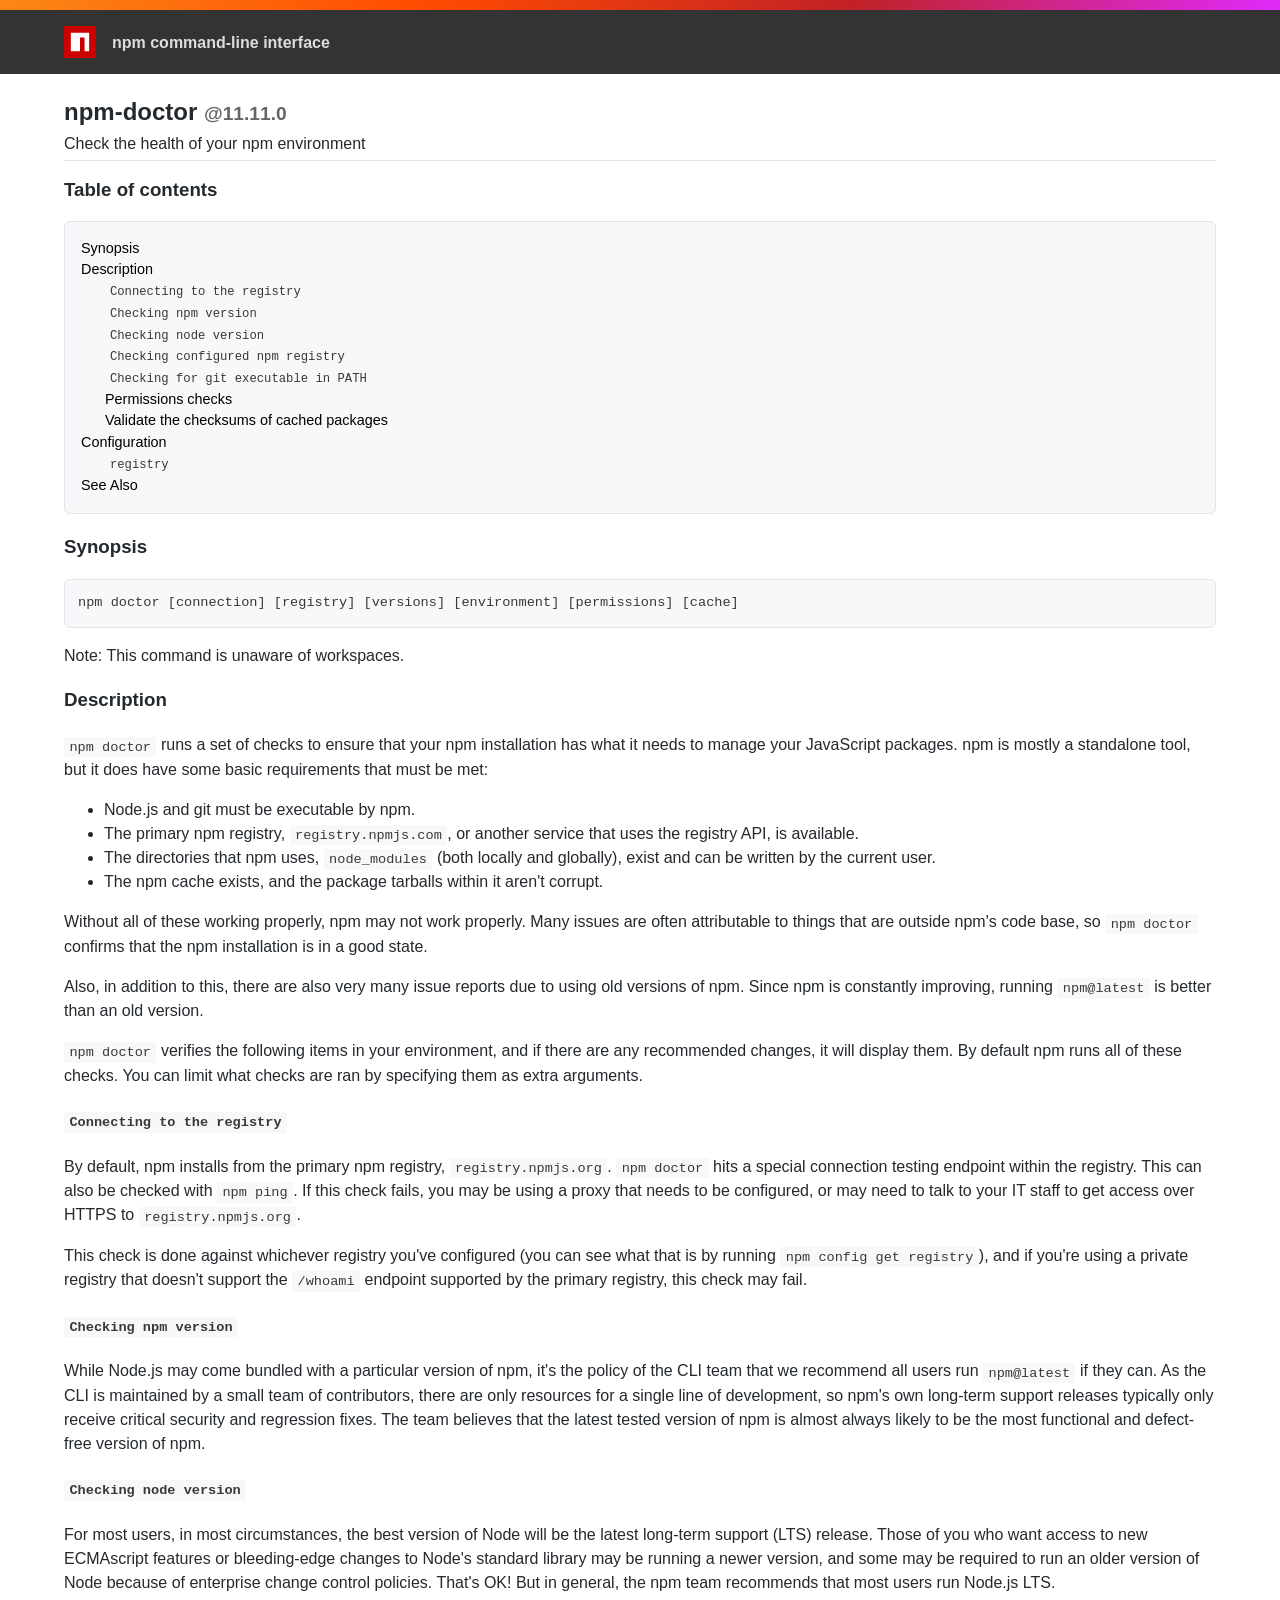
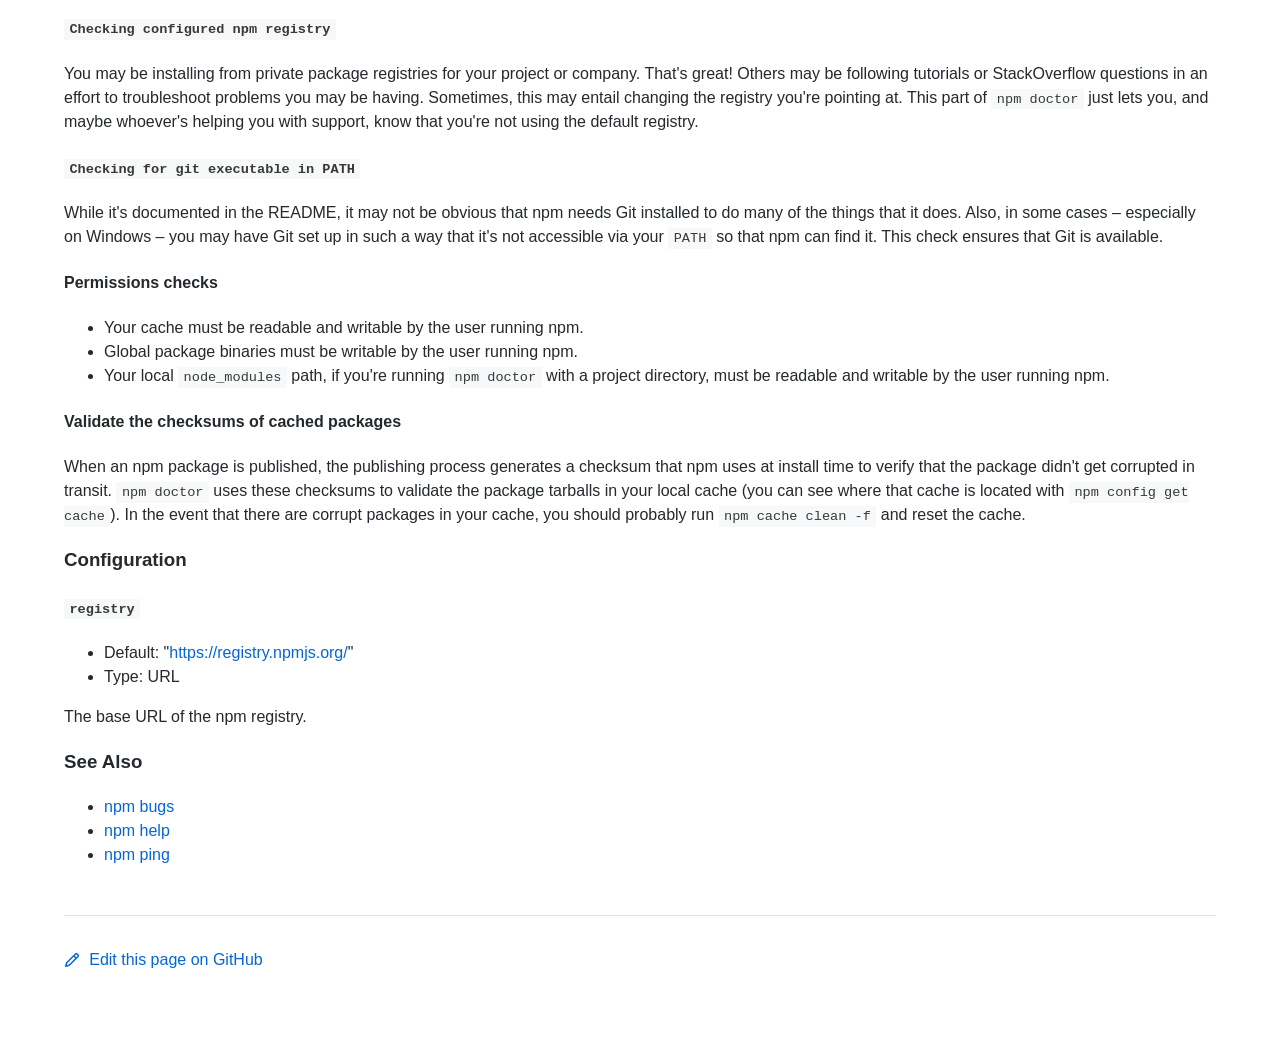
<file: Nodejs/node_modules/npm/docs/output/commands/npm-doctor.html>
<!DOCTYPE html><html><head>
<meta charset="utf-8">
<title>npm-doctor</title>
<style>
body {
    background-color: #ffffff;
    color: #24292e;

    margin: 0;

    line-height: 1.5;

    font-family: -apple-system, BlinkMacSystemFont, "Segoe UI", Helvetica, Arial, sans-serif, "Apple Color Emoji", "Segoe UI Emoji";
}
#rainbar {
    height: 10px;
    background-image: linear-gradient(139deg, #fb8817, #ff4b01, #c12127, #e02aff);
}

a {
    text-decoration: none;
    color: #0366d6;
}
a:hover {
    text-decoration: underline;
}

pre {
    margin: 1em 0px;
    padding: 1em;
    border: solid 1px #e1e4e8;
    border-radius: 6px;

    display: block;
    overflow: auto;

    white-space: pre;

    background-color: #f6f8fa;
    color: #393a34;
}
code {
    font-family: SFMono-Regular, Consolas, "Liberation Mono", Menlo, Courier, monospace;
    font-size: 85%;
    padding: 0.2em 0.4em;
    background-color: #f6f8fa;
    color: #393a34;
}
pre > code {
    padding: 0;
    background-color: inherit;
    color: inherit;
}
h1, h2, h3 {
    font-weight: 600;
}

#logobar {
    background-color: #333333;
    margin: 0 auto;
    padding: 1em 4em;
}
#logobar .logo {
    float: left;
}
#logobar .title {
    font-weight: 600;
    color: #dddddd;
    float: left;
    margin: 5px 0 0 1em;
}
#logobar:after {
    content: "";
    display: block;
    clear: both;
}

#content {
    margin: 0 auto;
    padding: 0 4em;
}

#table_of_contents > h2 {
    font-size: 1.17em;
}
#table_of_contents ul:first-child {
    border: solid 1px #e1e4e8;
    border-radius: 6px;
    padding: 1em;
    background-color: #f6f8fa;
    color: #393a34;
}
#table_of_contents ul {
    list-style-type: none;
    padding-left: 1.5em;
}
#table_of_contents li {
    font-size: 0.9em;
}
#table_of_contents li a {
    color: #000000;
}

header.title {
    border-bottom: solid 1px #e1e4e8;
}
header.title > h1 {
    margin-bottom: 0.25em;
}
header.title > .description {
    display: block;
    margin-bottom: 0.5em;
    line-height: 1;
}

header.title .version {
    font-size: 0.8em;
    color: #666666;
}

footer#edit {
    border-top: solid 1px #e1e4e8;
    margin: 3em 0 4em 0;
    padding-top: 2em;
}

table {
    width: 100%;
    margin: 1em 0;
    border-radius: 6px;
    border: 1px solid #e1e4e8;
    overflow: hidden;
    border-collapse: separate;
    border-spacing: 0;
}

table thead {
    background-color: #f6f8fa;
}

table tbody {
    background-color: #ffffff;
}

table th,
table td {
    padding: 0.75em;
    text-align: left;
    border-right: 1px solid #e1e4e8;
    border-bottom: 1px solid #e1e4e8;
}

table th:last-child,
table td:last-child {
    border-right: none;
}

table tbody tr:last-child td {
    border-bottom: none;
}

table th {
    font-weight: 600;
    background-color: #f6f8fa;
}

table code {
    white-space: nowrap;
}

</style>
</head>
<body>
<div id="banner">
<div id="rainbar"></div>
<div id="logobar">
<svg class="logo" role="img" height="32" width="32" viewBox="0 0 700 700">
<polygon fill="#cb0000" points="0,700 700,700 700,0 0,0"></polygon>
<polygon fill="#ffffff" points="150,550 350,550 350,250 450,250 450,550 550,550 550,150 150,150"></polygon>
</svg>
<div class="title">
npm command-line interface
</div>
</div>
</div>

<section id="content">
<header class="title">
<h1 id="----npm-doctor----11110">
    <span>npm-doctor</span>
    <span class="version">@11.11.0</span>
</h1>
<span class="description">Check the health of your npm environment</span>
</header>

<section id="table_of_contents">
<h2 id="table-of-contents">Table of contents</h2>
<div id="_table_of_contents"><ul><li><a href="#synopsis">Synopsis</a></li><li><a href="#description">Description</a></li><ul><li><a href="#connecting-to-the-registry"><code>Connecting to the registry</code></a></li><li><a href="#checking-npm-version"><code>Checking npm version</code></a></li><li><a href="#checking-node-version"><code>Checking node version</code></a></li><li><a href="#checking-configured-npm-registry"><code>Checking configured npm registry</code></a></li><li><a href="#checking-for-git-executable-in-path"><code>Checking for git executable in PATH</code></a></li><li><a href="#permissions-checks">Permissions checks</a></li><li><a href="#validate-the-checksums-of-cached-packages">Validate the checksums of cached packages</a></li></ul><li><a href="#configuration">Configuration</a></li><ul><li><a href="#registry"><code>registry</code></a></li></ul><li><a href="#see-also">See Also</a></li></ul></div>
</section>

<div id="_content"><h3 id="synopsis">Synopsis</h3>
<pre><code class="language-bash">npm doctor [connection] [registry] [versions] [environment] [permissions] [cache]
</code></pre>
<p>Note: This command is unaware of workspaces.</p>
<h3 id="description">Description</h3>
<p><code>npm doctor</code> runs a set of checks to ensure that your npm installation has what it needs to manage your JavaScript packages.
npm is mostly a standalone tool, but it does have some basic requirements that must be met:</p>
<ul>
<li>Node.js and git must be executable by npm.</li>
<li>The primary npm registry, <code>registry.npmjs.com</code>, or another service that uses the registry API, is available.</li>
<li>The directories that npm uses, <code>node_modules</code> (both locally and globally), exist and can be written by the current user.</li>
<li>The npm cache exists, and the package tarballs within it aren't corrupt.</li>
</ul>
<p>Without all of these working properly, npm may not work properly.
Many issues are often attributable to things that are outside npm's code base, so <code>npm doctor</code> confirms that the npm installation is in a good state.</p>
<p>Also, in addition to this, there are also very many issue reports due to using old versions of npm.
Since npm is constantly improving, running <code>npm@latest</code> is better than an old version.</p>
<p><code>npm doctor</code> verifies the following items in your environment, and if there are any recommended changes, it will display them.
By default npm runs all of these checks.
You can limit what checks are ran by specifying them as extra arguments.</p>
<h4 id="connecting-to-the-registry"><code>Connecting to the registry</code></h4>
<p>By default, npm installs from the primary npm registry,
<code>registry.npmjs.org</code>.
<code>npm doctor</code> hits a special connection testing endpoint within the registry.
This can also be checked with <code>npm ping</code>.
If this check fails, you may be using a proxy that needs to be configured, or may need to talk to your IT staff to get access over HTTPS to <code>registry.npmjs.org</code>.</p>
<p>This check is done against whichever registry you've configured (you can see what that is by running <code>npm config get registry</code>), and if you're using a private registry that doesn't support the <code>/whoami</code> endpoint supported by the primary registry, this check may fail.</p>
<h4 id="checking-npm-version"><code>Checking npm version</code></h4>
<p>While Node.js may come bundled with a particular version of npm, it's the policy of the CLI team that we recommend all users run <code>npm@latest</code> if they can.
As the CLI is maintained by a small team of contributors, there are only resources for a single line of development, so npm's own long-term support releases typically only receive critical security and regression fixes.
The team believes that the latest tested version of npm is almost always likely to be the most functional and defect-free version of npm.</p>
<h4 id="checking-node-version"><code>Checking node version</code></h4>
<p>For most users, in most circumstances, the best version of Node will be the latest long-term support (LTS) release.
Those of you who want access to new ECMAscript features or bleeding-edge changes to Node's standard library may be running a newer version, and some may be required to run an older version of Node because of enterprise change control policies.
That's OK!
But in general, the npm team recommends that most users run Node.js LTS.</p>
<h4 id="checking-configured-npm-registry"><code>Checking configured npm registry</code></h4>
<p>You may be installing from private package registries for your project or company.
That's great! Others may be following tutorials or StackOverflow questions in an effort to troubleshoot problems you may be having.
Sometimes, this may entail changing the registry you're pointing at.
This part of <code>npm doctor</code> just lets you, and maybe whoever's helping you with support, know that you're not using the default registry.</p>
<h4 id="checking-for-git-executable-in-path"><code>Checking for git executable in PATH</code></h4>
<p>While it's documented in the README, it may not be obvious that npm needs Git installed to do many of the things that it does.
Also, in some cases –&nbsp;especially on Windows –&nbsp;you may have Git set up in such a way that it's not accessible via your <code>PATH</code> so that npm can find it.
This check ensures that Git is available.</p>
<h4 id="permissions-checks">Permissions checks</h4>
<ul>
<li>Your cache must be readable and writable by the user running npm.</li>
<li>Global package binaries must be writable by the user running npm.</li>
<li>Your local <code>node_modules</code> path, if you're running <code>npm doctor</code> with a project directory, must be readable and writable by the user running npm.</li>
</ul>
<h4 id="validate-the-checksums-of-cached-packages">Validate the checksums of cached packages</h4>
<p>When an npm package is published, the publishing process generates a checksum that npm uses at install time to verify that the package didn't get corrupted in transit.
<code>npm doctor</code> uses these checksums to validate the package tarballs in your local cache (you can see where that cache is located with <code>npm config get cache</code>).
In the event that there are corrupt packages in your cache, you should probably run <code>npm cache clean -f</code> and reset the cache.</p>
<h3 id="configuration">Configuration</h3>
<h4 id="registry"><code>registry</code></h4>
<ul>
<li>Default: "<a href="https://registry.npmjs.org/">https://registry.npmjs.org/</a>"</li>
<li>Type: URL</li>
</ul>
<p>The base URL of the npm registry.</p>
<h3 id="see-also">See Also</h3>
<ul>
<li><a href="../commands/npm-bugs.html">npm bugs</a></li>
<li><a href="../commands/npm-help.html">npm help</a></li>
<li><a href="../commands/npm-ping.html">npm ping</a></li>
</ul></div>

<footer id="edit">
<a href="https://github.com/npm/cli/edit/latest/docs/lib/content/commands/npm-doctor.md">
<svg role="img" viewBox="0 0 16 16" width="16" height="16" fill="currentcolor" style="vertical-align: text-bottom; margin-right: 0.3em;">
<path fill-rule="evenodd" d="M11.013 1.427a1.75 1.75 0 012.474 0l1.086 1.086a1.75 1.75 0 010 2.474l-8.61 8.61c-.21.21-.47.364-.756.445l-3.251.93a.75.75 0 01-.927-.928l.929-3.25a1.75 1.75 0 01.445-.758l8.61-8.61zm1.414 1.06a.25.25 0 00-.354 0L10.811 3.75l1.439 1.44 1.263-1.263a.25.25 0 000-.354l-1.086-1.086zM11.189 6.25L9.75 4.81l-6.286 6.287a.25.25 0 00-.064.108l-.558 1.953 1.953-.558a.249.249 0 00.108-.064l6.286-6.286z"></path>
</svg>
Edit this page on GitHub
</a>
</footer>
</section>



</body></html>
</file>
<file: style.css>
/* RESET */
* {
  margin: 0;
  padding: 0;
  box-sizing: border-box;
  font-family: "Segoe UI", sans-serif;
}

/* NAVBAR */
.navbar {
  display: flex;
  justify-content: space-between;
  align-items: center;
  padding: 15px 60px;
  background: #111;
}

.logo {
  font-size: 22px;
  font-weight: bold;
  color: white;
}

nav a {
  margin: 0 15px;
  text-decoration: none;
  color: white;
  font-weight: 500;
  transition: 0.3s;
}

nav a:hover {
  color: #00c6ff;
}

/* SECTIONS */
section {
  display: none;
}

.hero {
  display: none; /* controlled by JS */
}

/* HERO SECTION */
.hero {
  height: 90vh;
  width: 100%;
  display: flex;
  align-items: center;
  justify-content: space-between;
  padding: 0 80px;
  background: linear-gradient(135deg, #0f2027, #203a43, #2c5364);
  color: white;
}

/* LEFT SIDE */
.hero-left {
  width: 50%;
}

.tag {
  background: rgba(255, 255, 255, 0.1);
  padding: 6px 12px;
  border-radius: 20px;
  font-size: 14px;
  color: white;
}

.hero h1 {
  font-size: 48px;
  margin: 20px 0;
  line-height: 1.2;
  color: white;
}

/* GRADIENT TEXT */
.gradient-text {
  background: linear-gradient(90deg, #ff7e5f, #feb47b, #36d1dc);
  -webkit-background-clip: text;
  -webkit-text-fill-color: transparent;
}

.hero p {
  font-size: 18px;
  margin-bottom: 20px;
  color: #ddd;
}

/* BUTTONS */
.primary {
  background: #00c6ff;
  border: none;
  padding: 12px 22px;
  border-radius: 25px;
  color: white;
  margin-right: 10px;
  cursor: pointer;
  transition: 0.3s;
}

.primary:hover {
  background: #009bd6;
}

.secondary {
  background: transparent;
  border: 1px solid white;
  padding: 12px 22px;
  border-radius: 25px;
  color: white;
  cursor: pointer;
  transition: 0.3s;
}

.secondary:hover {
  background: white;
  color: black;
}

/* RIGHT SIDE PRODUCT CARD */
.hero-right {
  width: 40%;
  display: flex;
  justify-content: center;
}

.product-card {
  background: #111;
  padding: 25px;
  border-radius: 20px;
  width: 260px;
  text-align: center;
  box-shadow: 0 0 20px rgba(0, 198, 255, 0.4);
}

.product-card img {
  width: 100%;
  border-radius: 10px;
}

.product-card p {
  color: white;
  margin-top: 10px;
}

/* OTHER SECTIONS */
#about,
#products,
#download,
#contact {
  padding: 60px;
  text-align: center;
}

/* PRODUCTS BUTTONS */
.categories button {
  padding: 10px 15px;
  margin: 10px;
  border: none;
  border-radius: 20px;
  background: #00c6ff;
  color: white;
  cursor: pointer;
  transition: 0.3s;
}

.categories button:hover {
  background: #009bd6;
}

/* PRODUCT GRID */
#productDisplay {
  margin-top: 20px;
}

.card {
  display: inline-block;
  background: white;
  padding: 10px;
  margin: 10px;
  border-radius: 10px;
  box-shadow: 0 4px 10px rgba(0, 0, 0, 0.2);
}

.card img {
  width: 150px;
  border-radius: 10px;
}

/* DEALERS */
.dealers {
  background: #f5f5f5;
  padding: 20px;
  border-radius: 10px;
  display: inline-block;
}

ul {
  text-align: left;
}

/* POPUP */
.popup {
  position: fixed;
  top: 0;
  left: 0;
  width: 100%;
  height: 100%;
  background: rgba(0, 0, 0, 0.7);
  display: none;
  justify-content: center;
  align-items: center;
}

.popup-content {
  background: white;
  padding: 30px;
  border-radius: 15px;
  text-align: center;
  width: 300px;
}

.popup-content input {
  width: 100%;
  padding: 10px;
  margin: 10px 0;
  border-radius: 8px;
  border: 1px solid #ccc;
}

.popup-content button {
  background: #00c6ff;
  color: white;
  border: none;
  padding: 10px;
  border-radius: 20px;
  cursor: pointer;
}
</file>
<file: frontend/style.css>
/* RESET */
* {
  margin: 0;
  padding: 0;
  box-sizing: border-box;
  font-family: "Segoe UI", sans-serif;
}

/* NAVBAR */
.navbar {
  display: flex;
  justify-content: space-between;
  align-items: center;
  padding: 15px 60px;
  background: #111;
}

.logo {
  font-size: 22px;
  font-weight: bold;
  color: white;
}

nav a {
  margin: 0 15px;
  text-decoration: none;
  color: white;
  font-weight: 500;
  transition: 0.3s;
}

nav a:hover {
  color: #00c6ff;
}

/* SECTIONS */
section {
  display: none;
}

.hero {
  display: none; /* controlled by JS */
}

/* HERO SECTION */
.hero {
  height: 90vh;
  width: 100%;
  display: flex;
  align-items: center;
  justify-content: space-between;
  padding: 0 80px;
  background: linear-gradient(135deg, #0f2027, #203a43, #2c5364);
  color: white;
}

/* LEFT SIDE */
.hero-left {
  width: 50%;
}

.tag {
  background: rgba(255, 255, 255, 0.1);
  padding: 6px 12px;
  border-radius: 20px;
  font-size: 14px;
  color: white;
}

.hero h1 {
  font-size: 48px;
  margin: 20px 0;
  line-height: 1.2;
  color: white;
}

/* GRADIENT TEXT */
.gradient-text {
  background: linear-gradient(90deg, #ff7e5f, #feb47b, #36d1dc);
  -webkit-background-clip: text;
  -webkit-text-fill-color: transparent;
}

.hero p {
  font-size: 18px;
  margin-bottom: 20px;
  color: #ddd;
}

/* BUTTONS */
.primary {
  background: #00c6ff;
  border: none;
  padding: 12px 22px;
  border-radius: 25px;
  color: white;
  margin-right: 10px;
  cursor: pointer;
  transition: 0.3s;
}

.primary:hover {
  background: #009bd6;
}

.secondary {
  background: transparent;
  border: 1px solid white;
  padding: 12px 22px;
  border-radius: 25px;
  color: white;
  cursor: pointer;
  transition: 0.3s;
}

.secondary:hover {
  background: white;
  color: black;
}

/* RIGHT SIDE PRODUCT CARD */
.hero-right {
  width: 40%;
  display: flex;
  justify-content: center;
}

.product-card {
  background: #111;
  padding: 25px;
  border-radius: 20px;
  width: 260px;
  text-align: center;
  box-shadow: 0 0 20px rgba(0, 198, 255, 0.4);
}

.product-card img {
  width: 100%;
  border-radius: 10px;
}

.product-card p {
  color: white;
  margin-top: 10px;
}

/* OTHER SECTIONS */
#about,
#products,
#download,
#contact {
  padding: 60px;
  text-align: center;
}

/* PRODUCTS BUTTONS */
.categories button {
  padding: 10px 15px;
  margin: 10px;
  border: none;
  border-radius: 20px;
  background: #00c6ff;
  color: white;
  cursor: pointer;
  transition: 0.3s;
}

.categories button:hover {
  background: #009bd6;
}

/* PRODUCT GRID */
#productDisplay {
  margin-top: 20px;
}

.card {
  display: inline-block;
  background: white;
  padding: 10px;
  margin: 10px;
  border-radius: 10px;
  box-shadow: 0 4px 10px rgba(0, 0, 0, 0.2);
}

.card img {
  width: 150px;
  border-radius: 10px;
}

/* DEALERS */
.dealers {
  background: #f5f5f5;
  padding: 20px;
  border-radius: 10px;
  display: inline-block;
}

ul {
  text-align: left;
}

/* POPUP */
.popup {
  position: fixed;
  top: 0;
  left: 0;
  width: 100%;
  height: 100%;
  background: rgba(0, 0, 0, 0.7);
  display: none;
  justify-content: center;
  align-items: center;
}

.popup-content {
  background: white;
  padding: 30px;
  border-radius: 15px;
  text-align: center;
  width: 300px;
}

.popup-content input {
  width: 100%;
  padding: 10px;
  margin: 10px 0;
  border-radius: 8px;
  border: 1px solid #ccc;
}

.popup-content button {
  background: #00c6ff;
  color: white;
  border: none;
  padding: 10px;
  border-radius: 20px;
  cursor: pointer;
}
</file>
<file: frontend/admin.css>
body {
  font-family: "Segoe UI", sans-serif;
  background: #f4f6f9;
  padding: 20px;
}

h1 {
  text-align: center;
}

#search {
  width: 300px;
  padding: 10px;
  margin: 20px auto;
  display: block;
  border-radius: 8px;
  border: 1px solid #ccc;
}

table {
  width: 100%;
  border-collapse: collapse;
  background: white;
  box-shadow: 0 4px 10px rgba(0, 0, 0, 0.1);
}

th {
  background: #2c5364;
  color: white;
  padding: 12px;
}

td {
  padding: 10px;
  border-bottom: 1px solid #ddd;
}

tr:hover {
  background: #f1f1f1;
}
</file>
